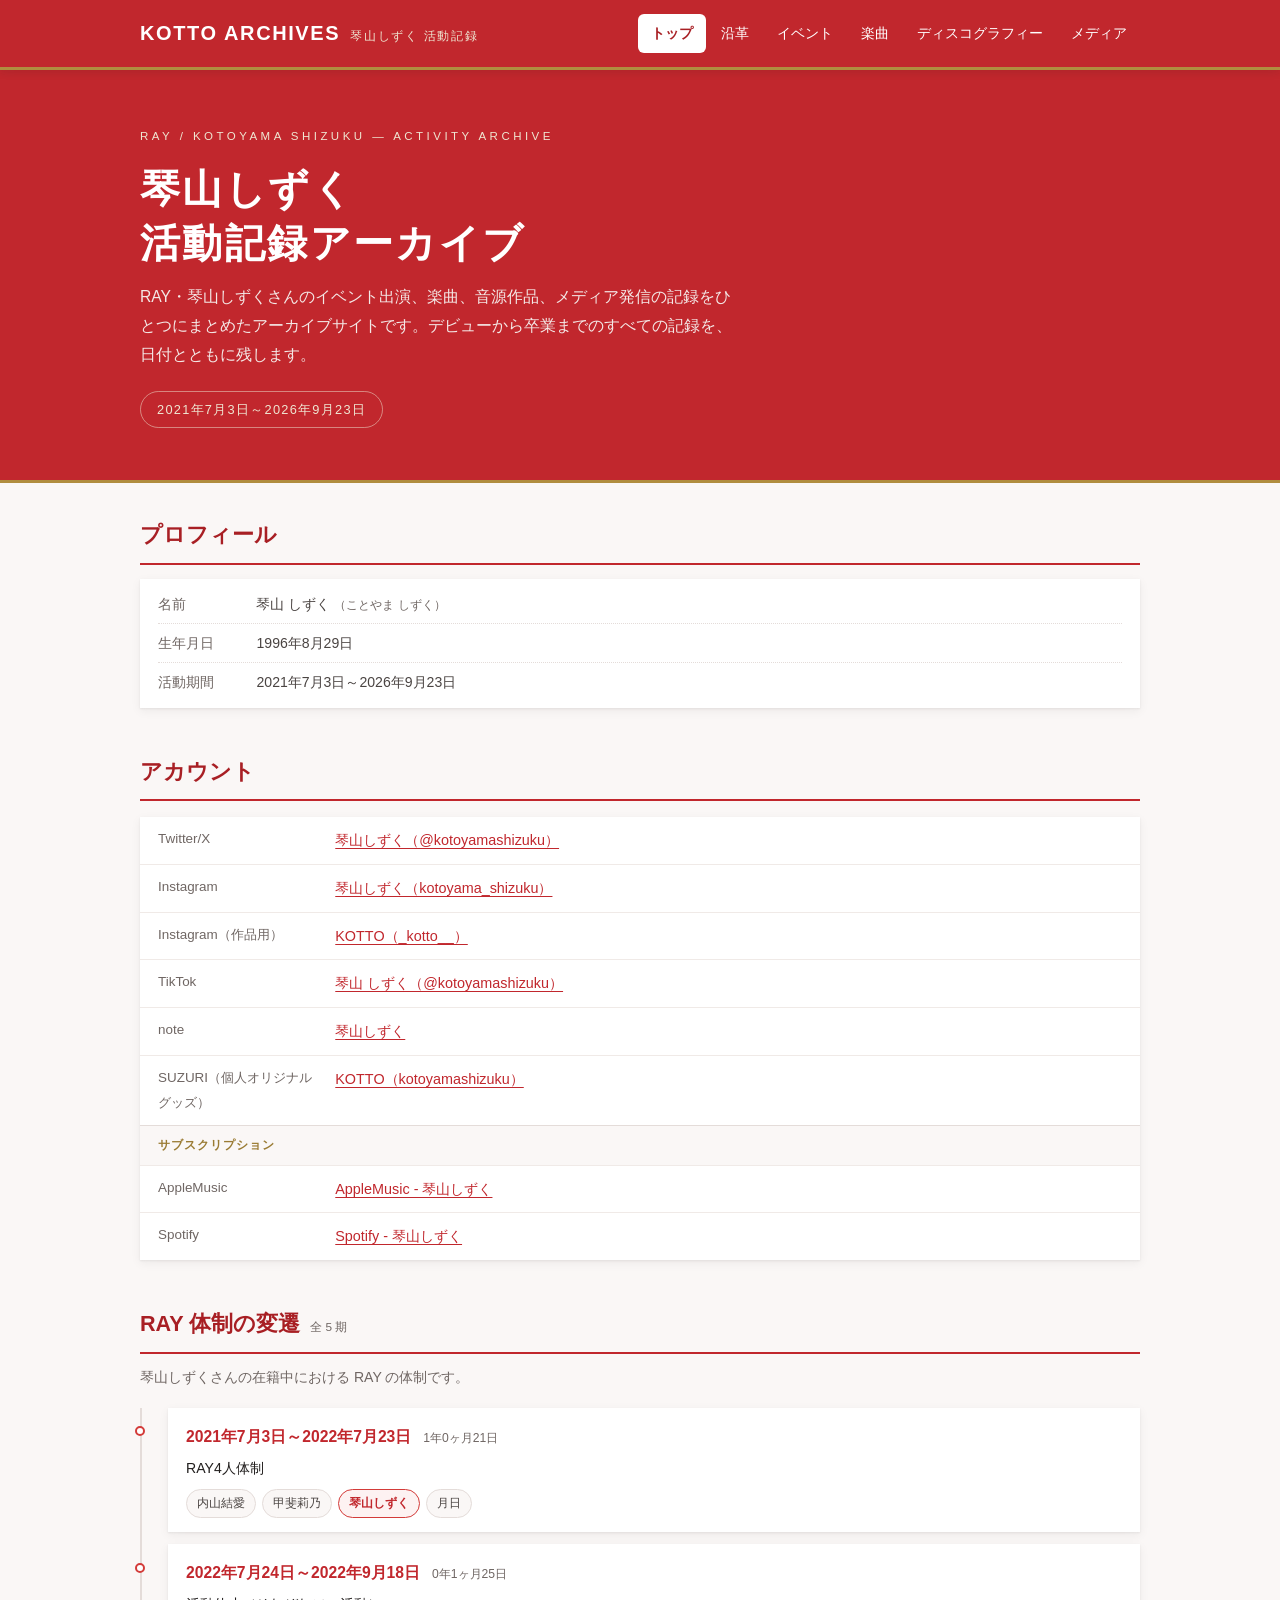
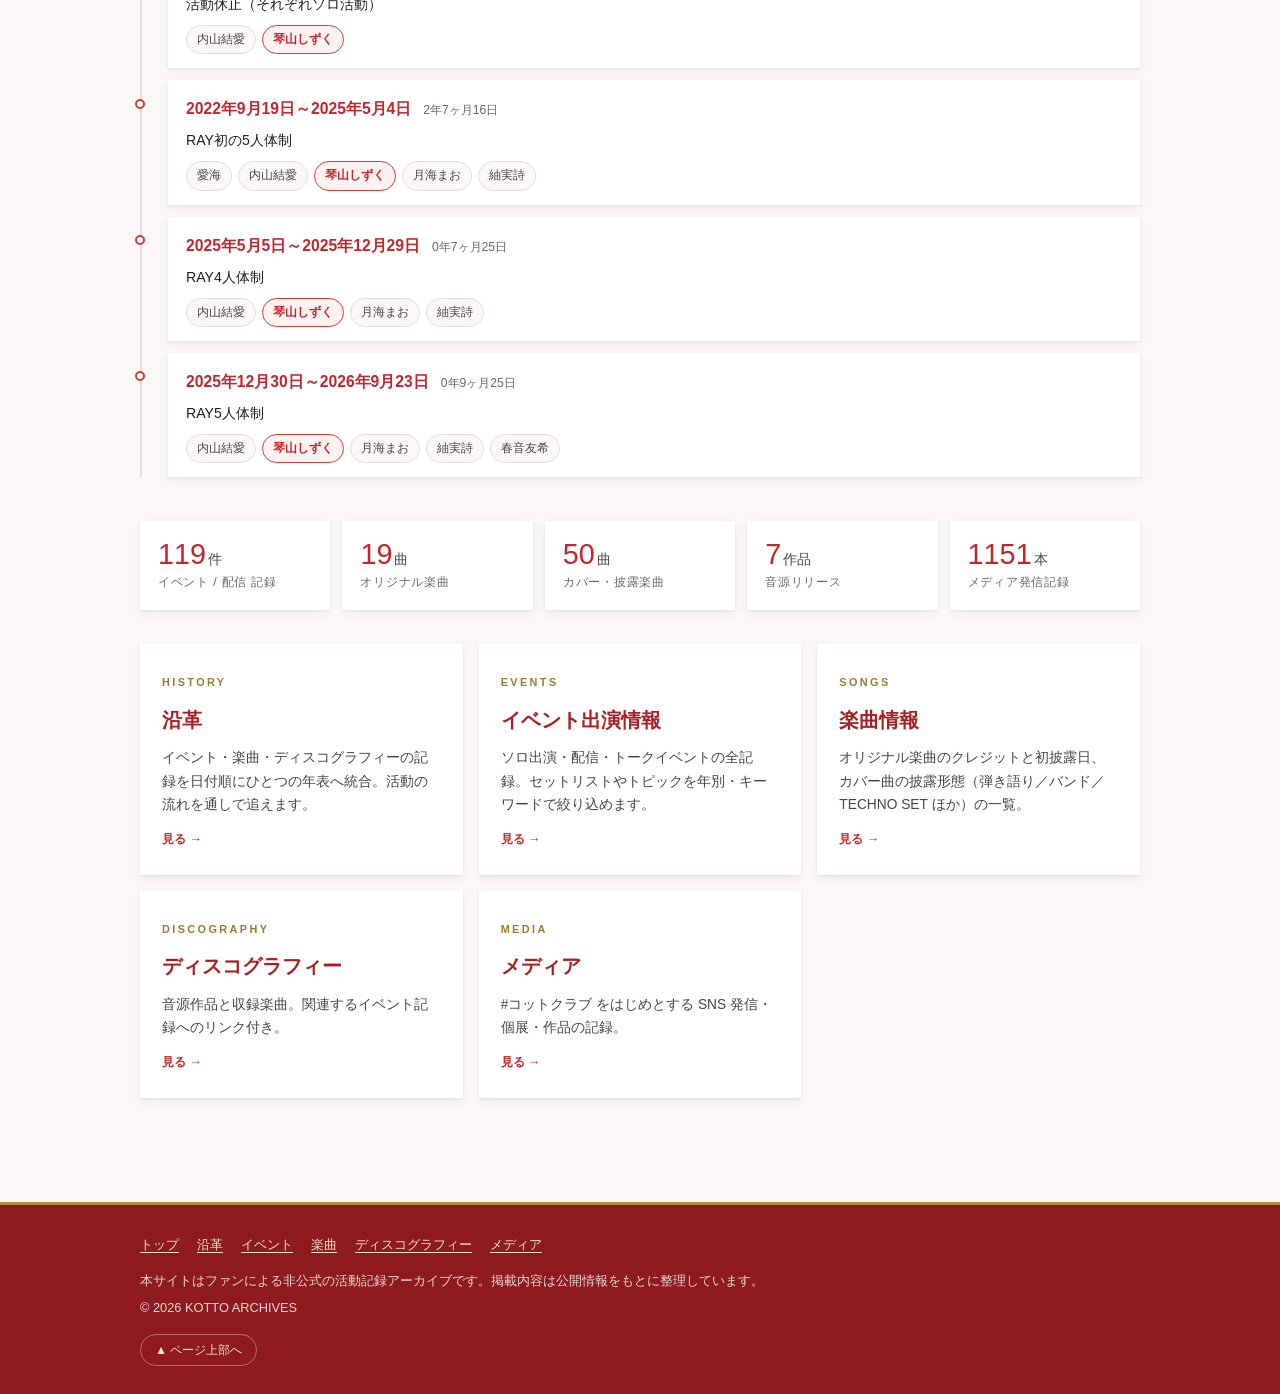
<file: index.html>
<!DOCTYPE html>
<html lang="ja">
<head>
<meta charset="utf-8">
<meta name="viewport" content="width=device-width, initial-scale=1">
<title>KOTTO ARCHIVES｜琴山しずく 活動記録アーカイブ</title>
<meta name="description" content="RAY・琴山しずくの活動記録アーカイブ。イベント出演、楽曲、ディスコグラフィー、メディア発信のすべての記録を収録。">
<meta name="robots" content="index,follow">
<meta property="og:type" content="website">
<meta property="og:site_name" content="KOTTO ARCHIVES">
<meta property="og:title" content="KOTTO ARCHIVES｜琴山しずく 活動記録アーカイブ">
<meta property="og:description" content="RAY・琴山しずくの活動記録アーカイブ。イベント出演、楽曲、ディスコグラフィー、メディア発信のすべての記録を収録。">
<link rel="icon" href="data:image/svg+xml,%3Csvg xmlns='http://www.w3.org/2000/svg' viewBox='0 0 32 32'%3E%3Crect width='32' height='32' rx='6' fill='%238c1a24'/%3E%3Ctext x='16' y='22' font-size='16' font-family='serif' fill='%23efe6d2' text-anchor='middle'%3EK%3C/text%3E%3C/svg%3E">
<link rel="stylesheet" href="assets/style.css">
</head>
<body data-page="home" id="top">
<a class="skip-link" href="#main">本文へスキップ</a>
<div id="site-header-mount"></div>
<div class="hero">
  <div class="container">
    <p class="kicker">RAY / KOTOYAMA SHIZUKU — ACTIVITY ARCHIVE</p>
    <h1>琴山しずく<br>活動記録アーカイブ</h1>
    <p class="lead">RAY・琴山しずくさんのイベント出演、楽曲、音源作品、メディア発信の記録をひとつにまとめたアーカイブサイトです。デビューから卒業までのすべての記録を、日付とともに残します。</p>
    <span class="period" id="period-label"></span>
  </div>
</div>
<main id="main">
  <div class="container">
    <section class="section" id="profile-sec">
      <h2>プロフィール</h2>
      <dl class="meta" id="profile"></dl>
    </section>

    <section class="section" id="account-sec">
      <h2>アカウント</h2>
      <ul class="accounts" id="accounts"></ul>
    </section>

    <section class="section" id="lineup-sec">
      <h2>RAY 体制の変遷<span class="count" id="lineup-count"></span></h2>
      <p class="desc">琴山しずくさんの在籍中における RAY の体制です。</p>
      <ul class="lineups" id="lineups"></ul>
    </section>

    <div class="stats" id="stats"></div>

    <ul class="menu-grid">
      <li><a class="menu-card" href="history.html">
        <span class="en">HISTORY</span>
        <h2>沿革</h2>
        <p>イベント・楽曲・ディスコグラフィーの記録を日付順にひとつの年表へ統合。活動の流れを通しで追えます。</p>
        <span class="go">見る →</span>
      </a></li>
      <li><a class="menu-card" href="events.html">
        <span class="en">EVENTS</span>
        <h2>イベント出演情報</h2>
        <p>ソロ出演・配信・トークイベントの全記録。セットリストやトピックを年別・キーワードで絞り込めます。</p>
        <span class="go">見る →</span>
      </a></li>
      <li><a class="menu-card" href="songs.html">
        <span class="en">SONGS</span>
        <h2>楽曲情報</h2>
        <p>オリジナル楽曲のクレジットと初披露日、カバー曲の披露形態（弾き語り／バンド／TECHNO SET ほか）の一覧。</p>
        <span class="go">見る →</span>
      </a></li>
      <li><a class="menu-card" href="discography.html">
        <span class="en">DISCOGRAPHY</span>
        <h2>ディスコグラフィー</h2>
        <p>音源作品と収録楽曲。関連するイベント記録へのリンク付き。</p>
        <span class="go">見る →</span>
      </a></li>
      <li><a class="menu-card" href="media.html">
        <span class="en">MEDIA</span>
        <h2>メディア</h2>
        <p>#コットクラブ をはじめとする SNS 発信・個展・作品の記録。</p>
        <span class="go">見る →</span>
      </a></li>
    </ul>
  </div>
</main>
<div id="site-footer-mount"></div>
<script src="data/events.js"></script>
  <script src="data/songs.js"></script>
  <script src="data/discography.js"></script>
  <script src="data/media.js"></script>
  <script src="data/profile.js"></script>
  <script src="assets/app.js"></script>
</body>
</html>
</file>
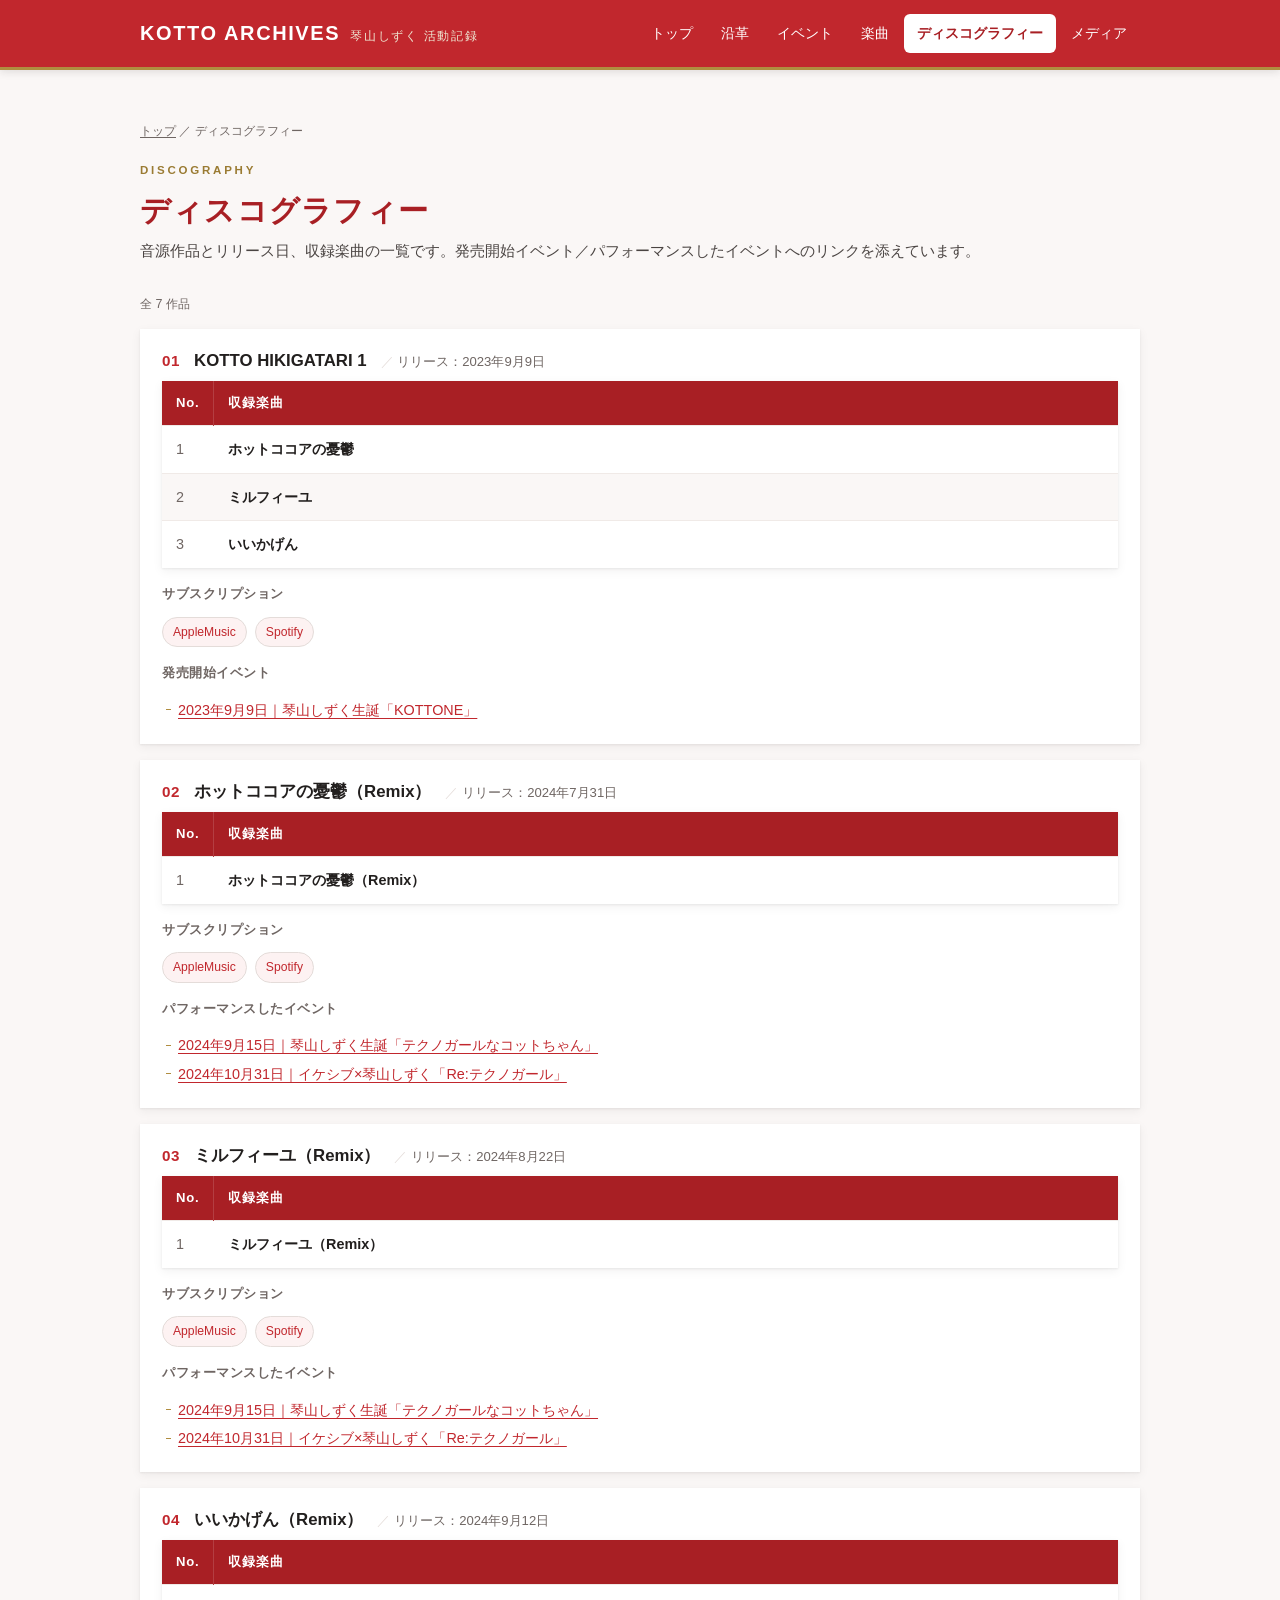
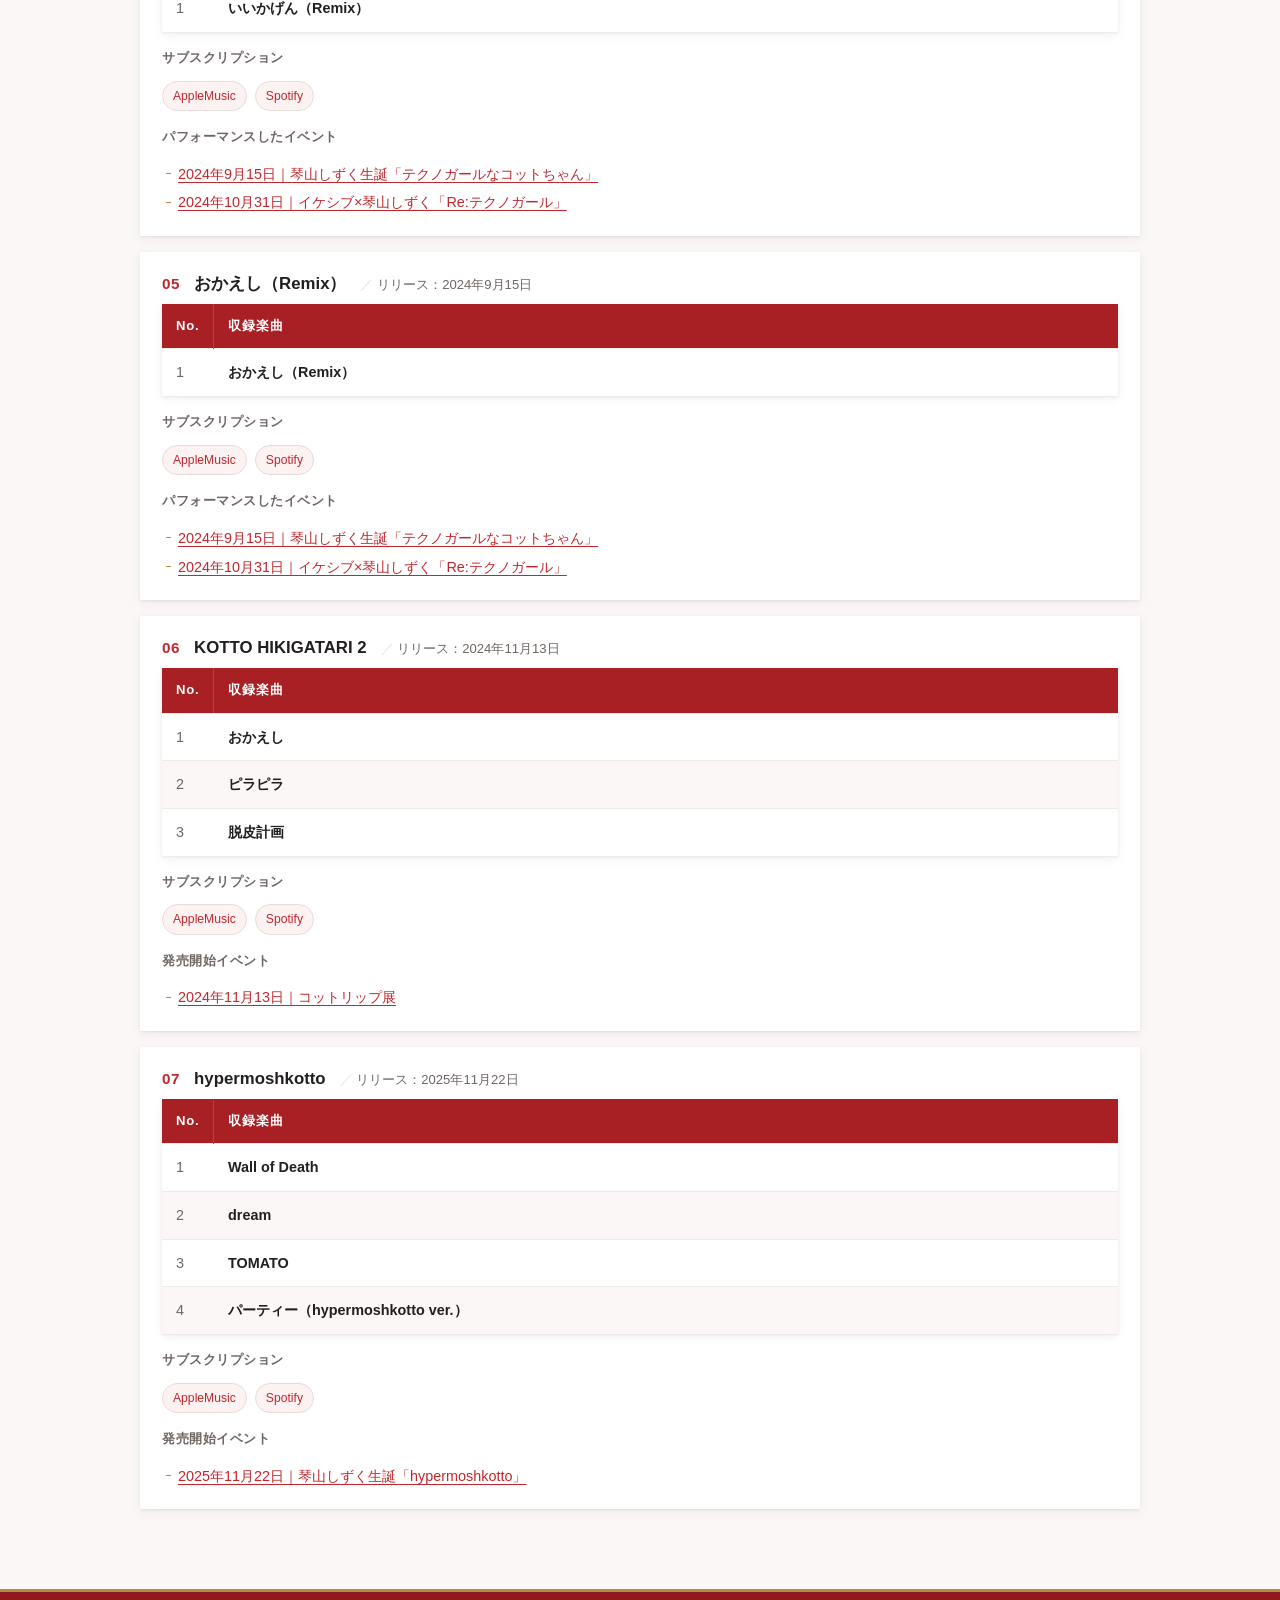
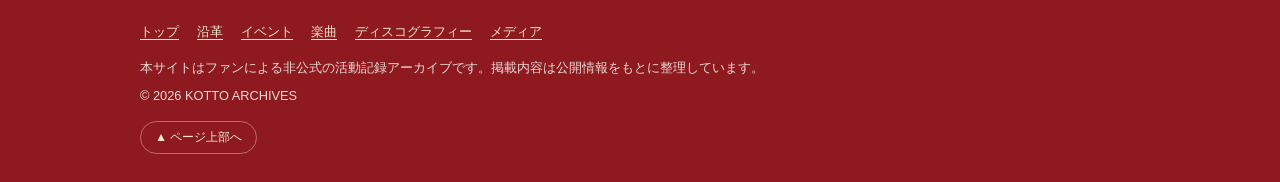
<file: discography.html>
<!DOCTYPE html>
<html lang="ja">
<head>
<meta charset="utf-8">
<meta name="viewport" content="width=device-width, initial-scale=1">
<title>ディスコグラフィー｜KOTTO ARCHIVES</title>
<meta name="description" content="琴山しずくの音源作品・リリース日・収録楽曲の一覧。">
<meta name="robots" content="index,follow">
<meta property="og:type" content="website">
<meta property="og:site_name" content="KOTTO ARCHIVES">
<meta property="og:title" content="ディスコグラフィー｜KOTTO ARCHIVES">
<meta property="og:description" content="琴山しずくの音源作品・リリース日・収録楽曲の一覧。">
<link rel="icon" href="data:image/svg+xml,%3Csvg xmlns='http://www.w3.org/2000/svg' viewBox='0 0 32 32'%3E%3Crect width='32' height='32' rx='6' fill='%238c1a24'/%3E%3Ctext x='16' y='22' font-size='16' font-family='serif' fill='%23efe6d2' text-anchor='middle'%3EK%3C/text%3E%3C/svg%3E">
<link rel="stylesheet" href="assets/style.css">
</head>
<body data-page="discography" id="top">
<a class="skip-link" href="#main">本文へスキップ</a>
<div id="site-header-mount"></div>
<main id="main">
  <div class="container">
    <p class="breadcrumb"><a href="index.html">トップ</a> ／ ディスコグラフィー</p>
    <div class="page-head">
      <span class="en">DISCOGRAPHY</span>
      <h1>ディスコグラフィー</h1>
      <p>音源作品とリリース日、収録楽曲の一覧です。発売開始イベント／パフォーマンスしたイベントへのリンクを添えています。</p>
    </div>
    <p class="result-count" id="count"></p>
    <div id="list"></div>
  </div>
</main>
<div id="site-footer-mount"></div>
<script src="data/discography.js"></script>
  <script src="data/events.js"></script>
  <script src="assets/app.js"></script>
</body>
</html>
</file>
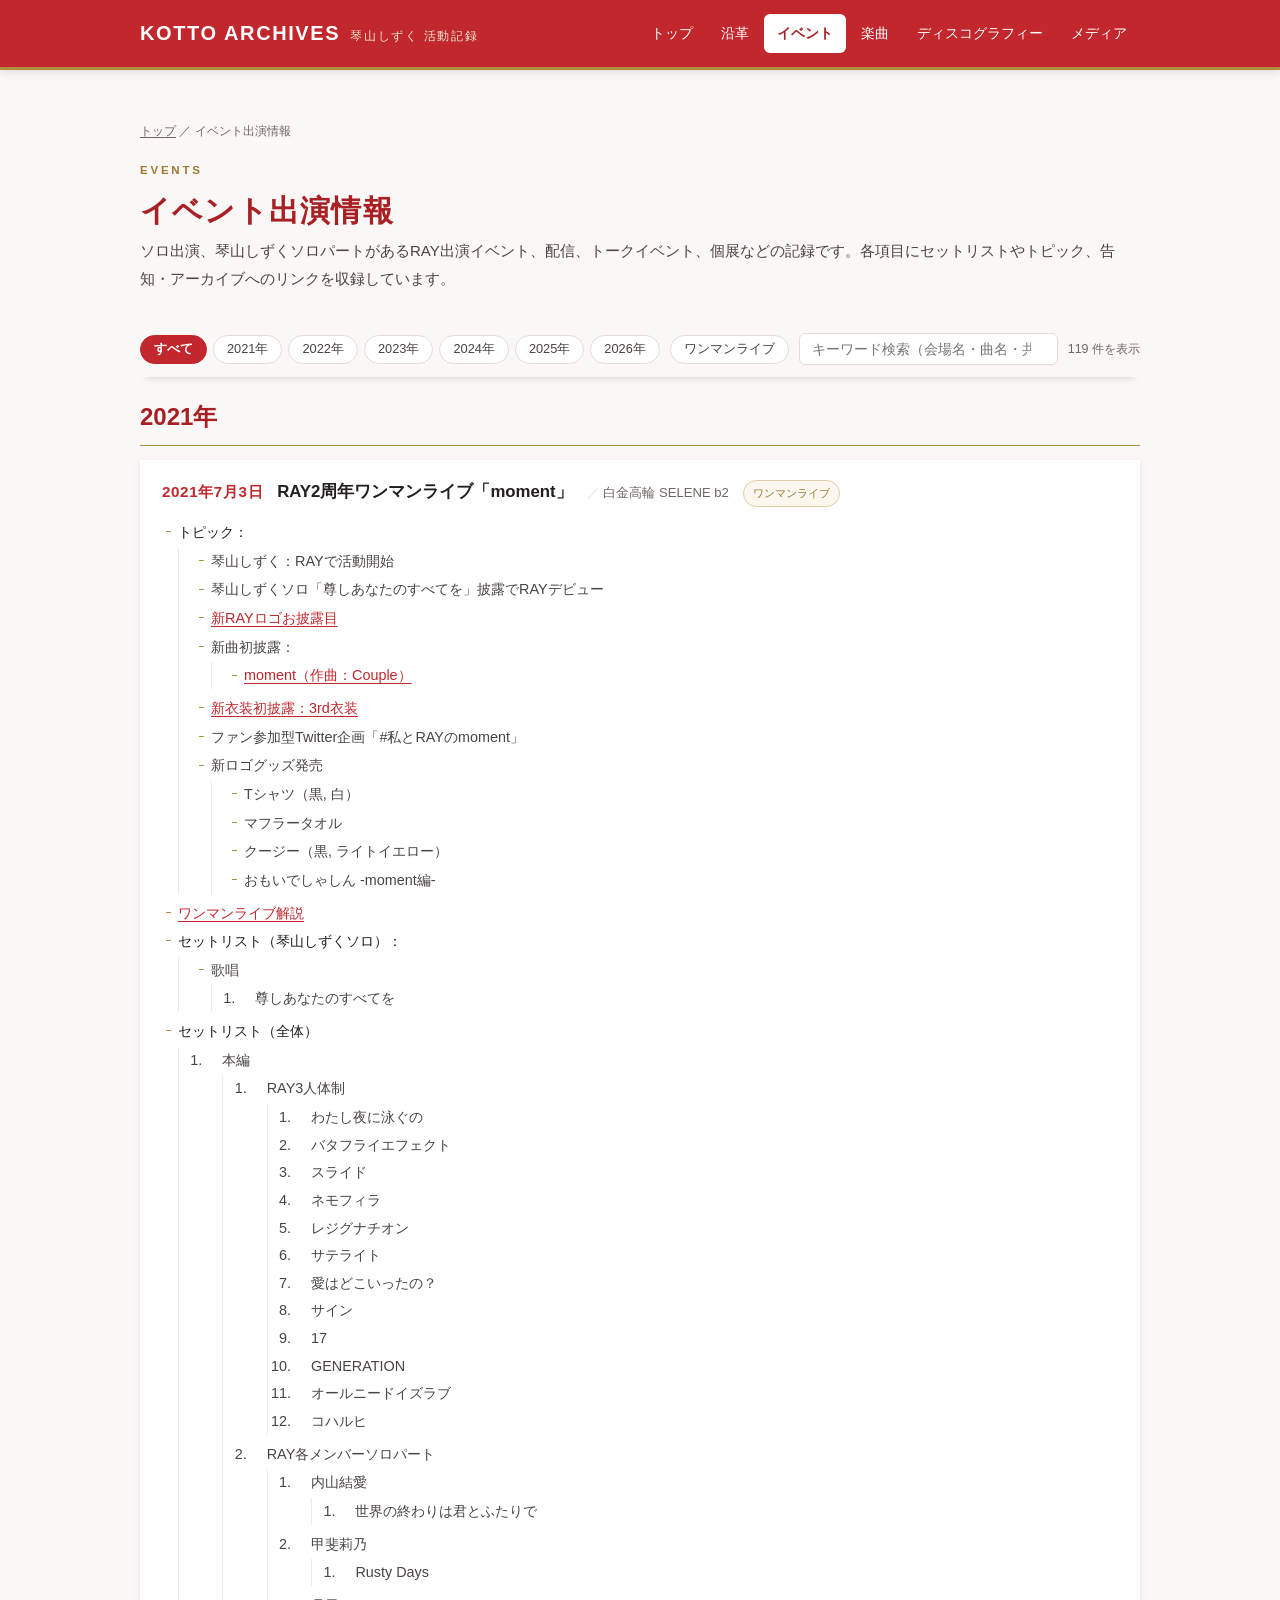
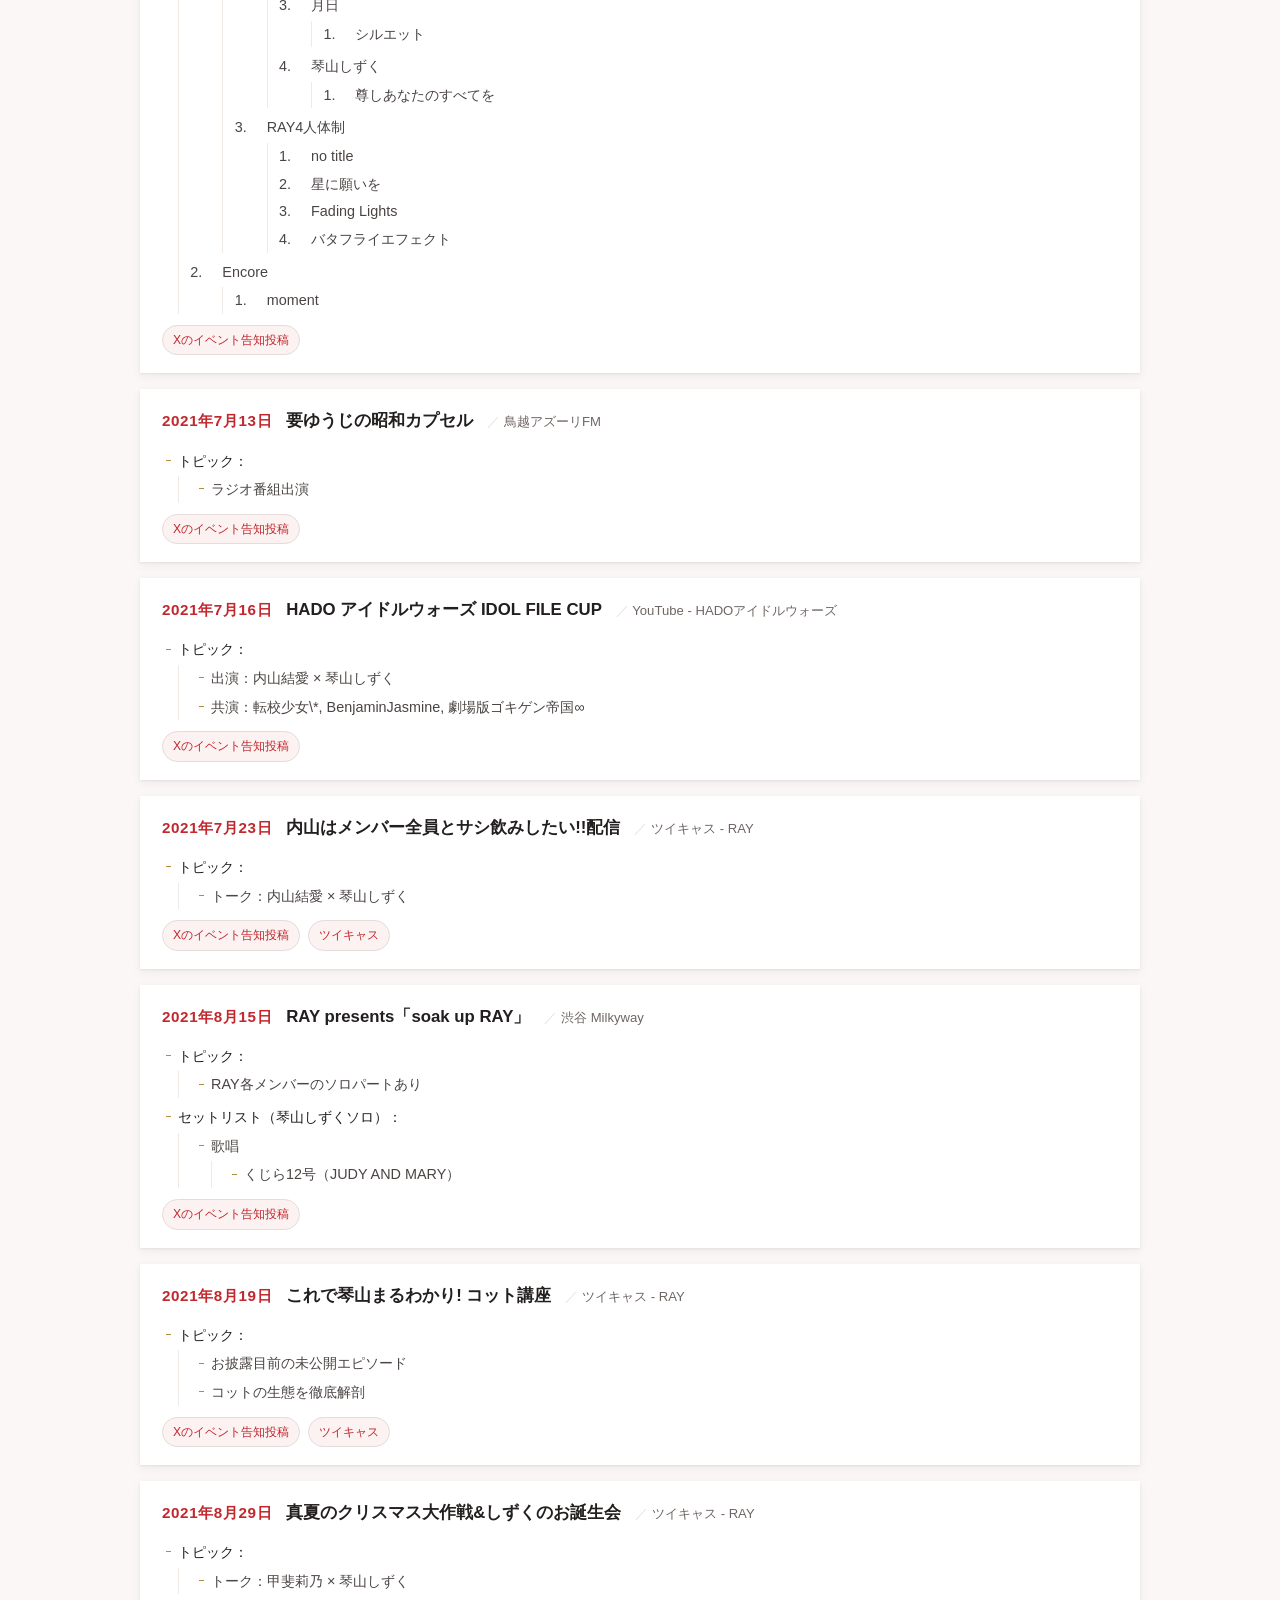
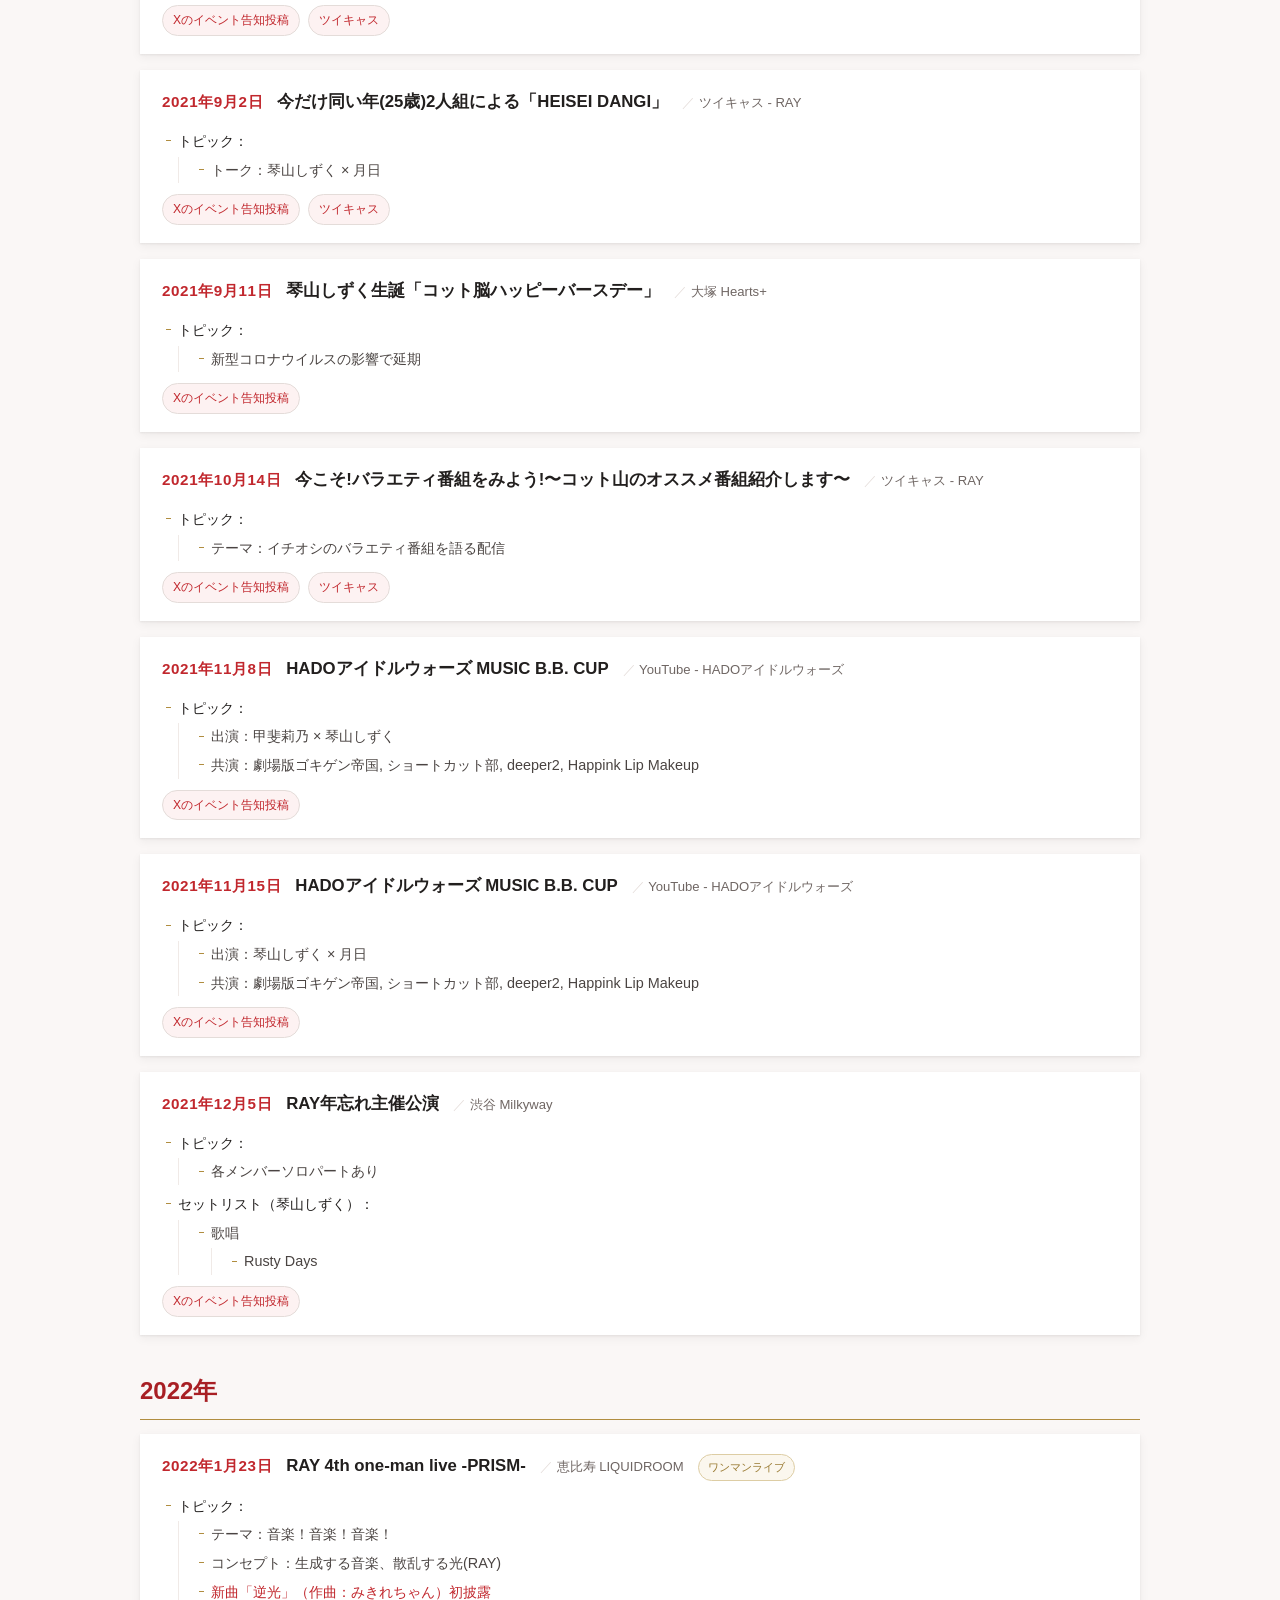
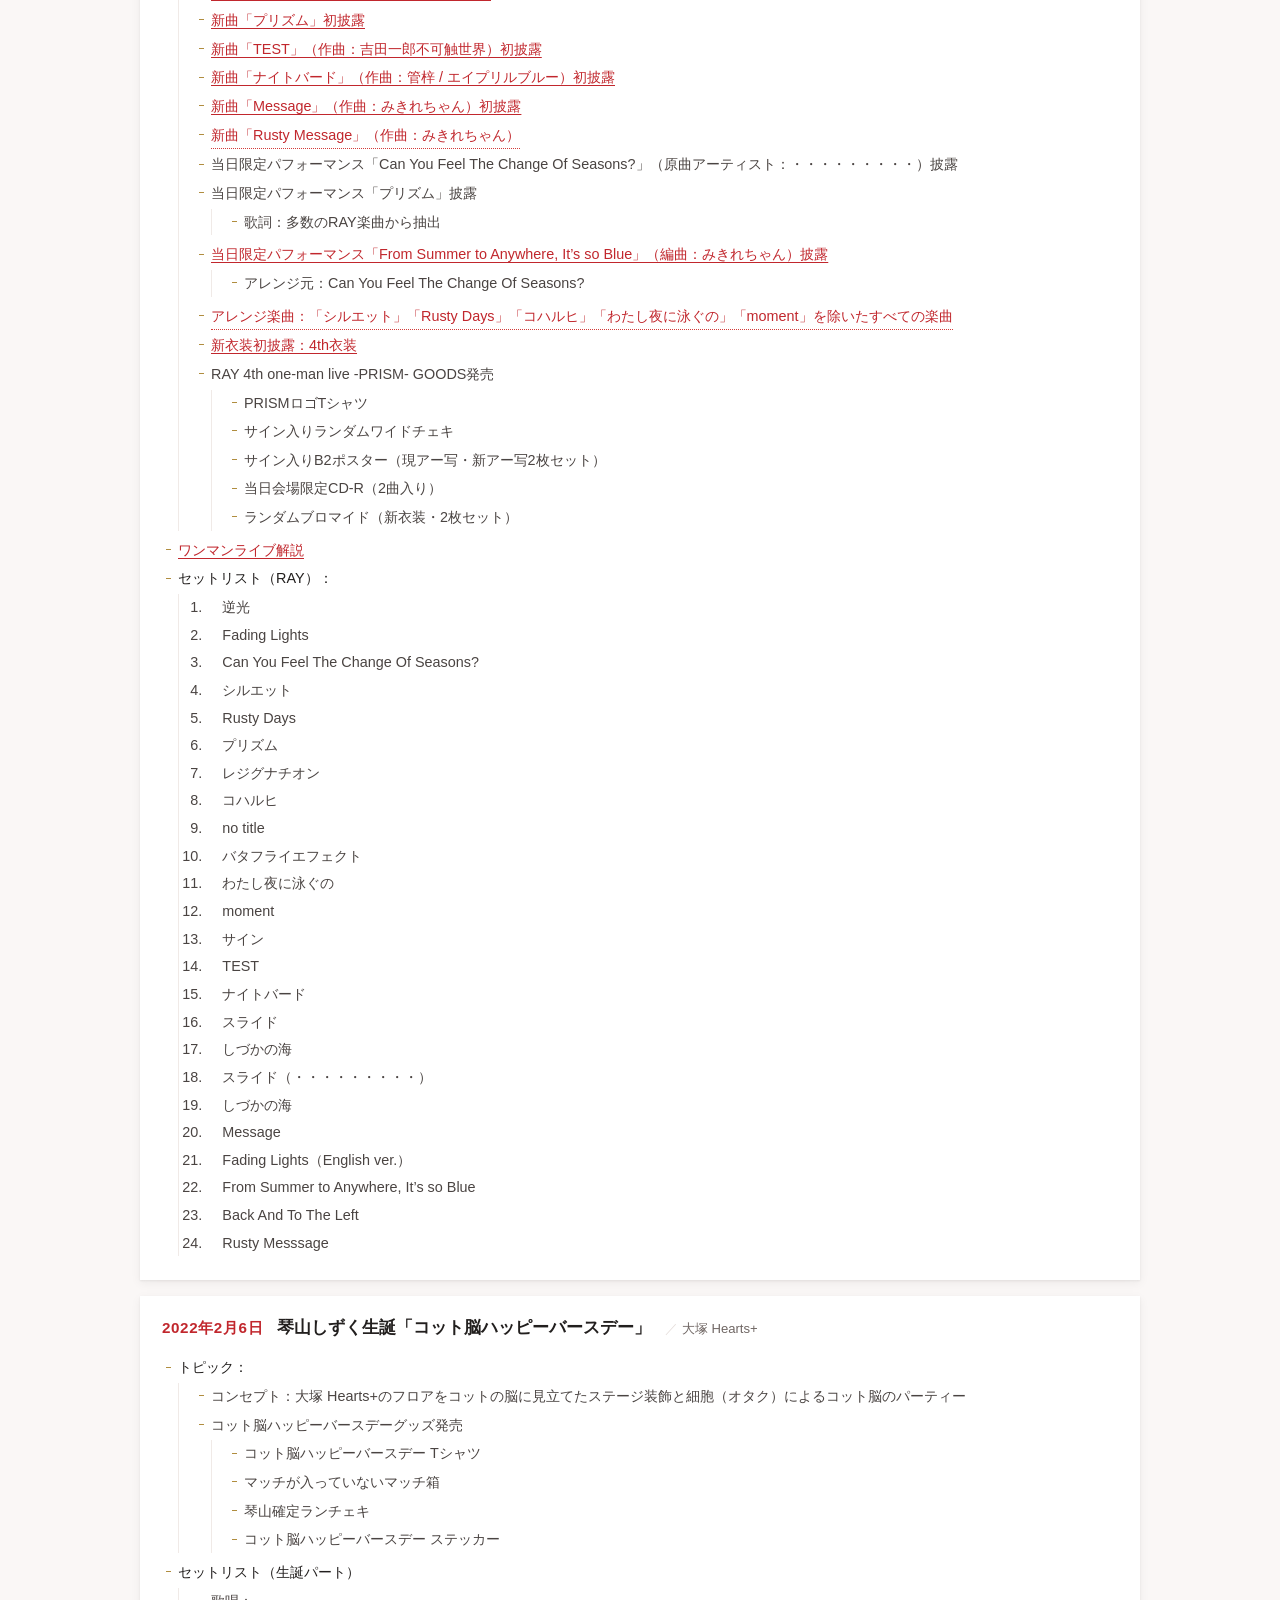
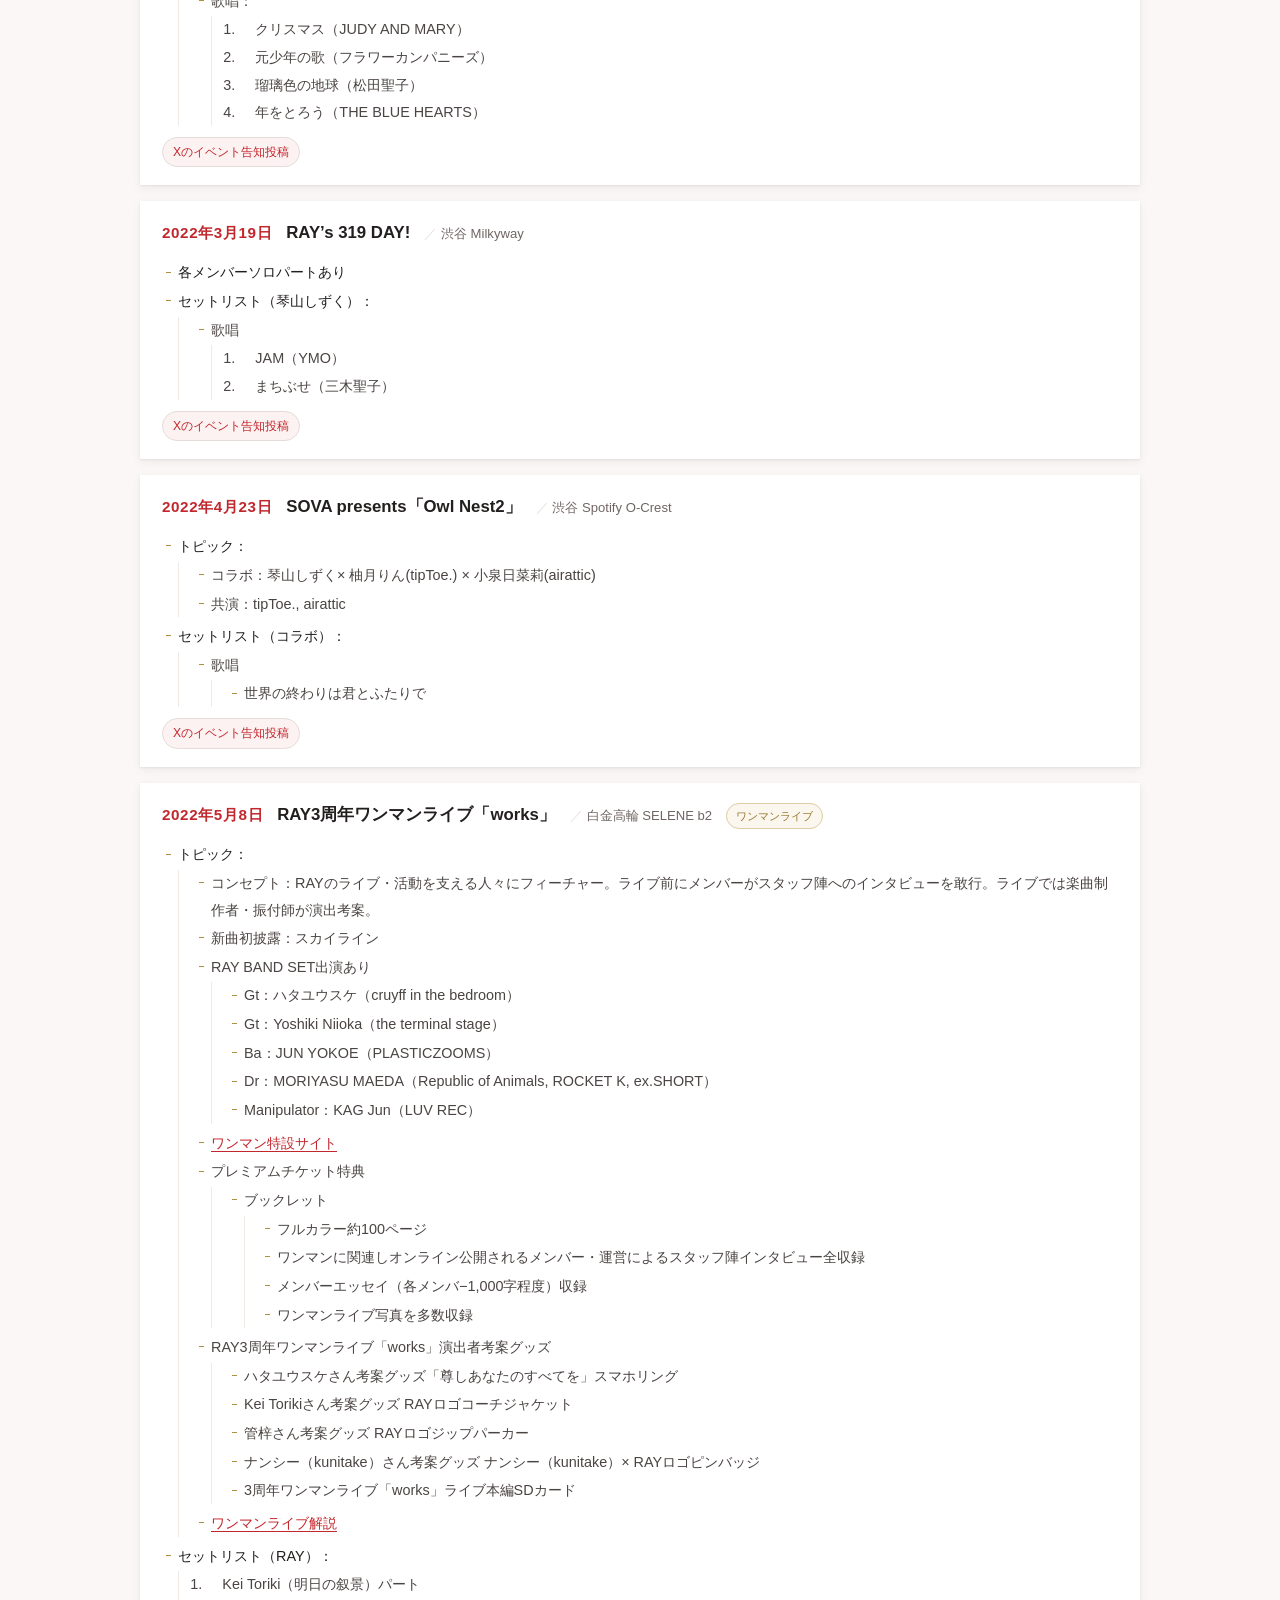
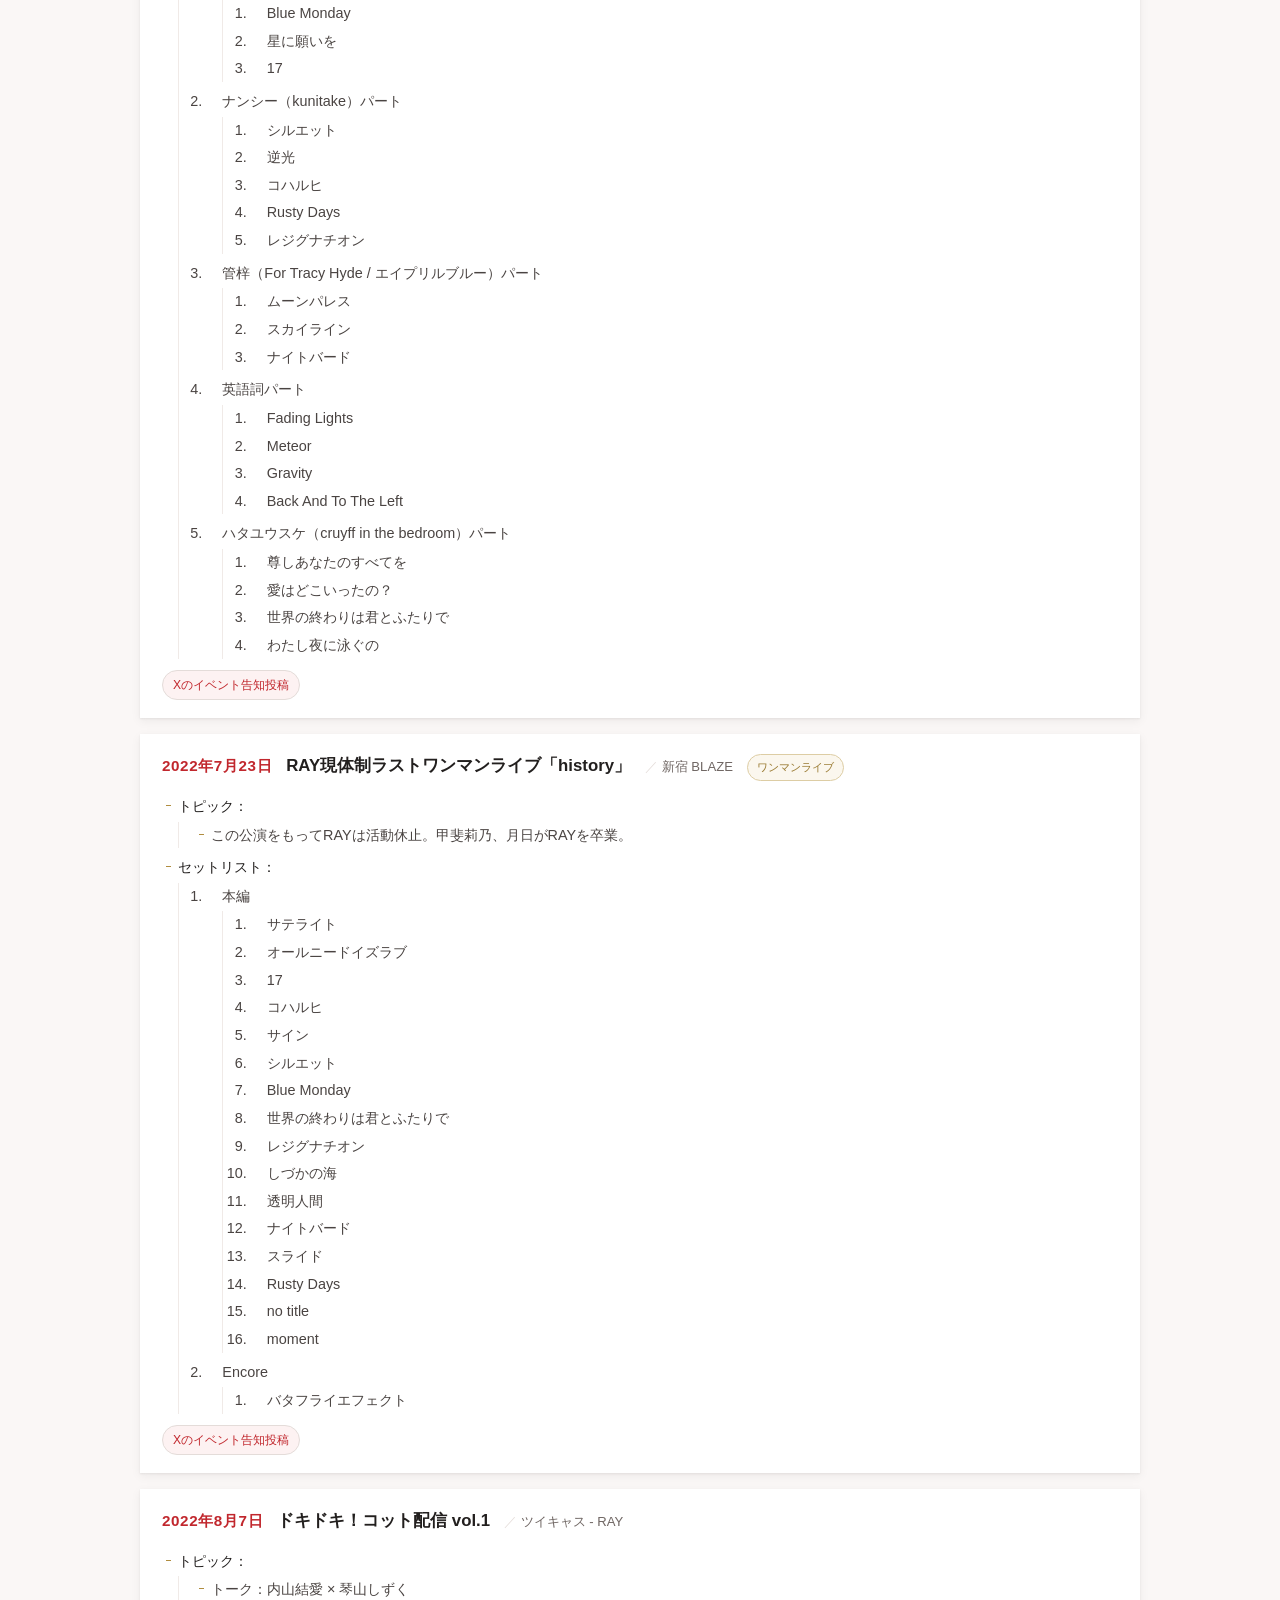
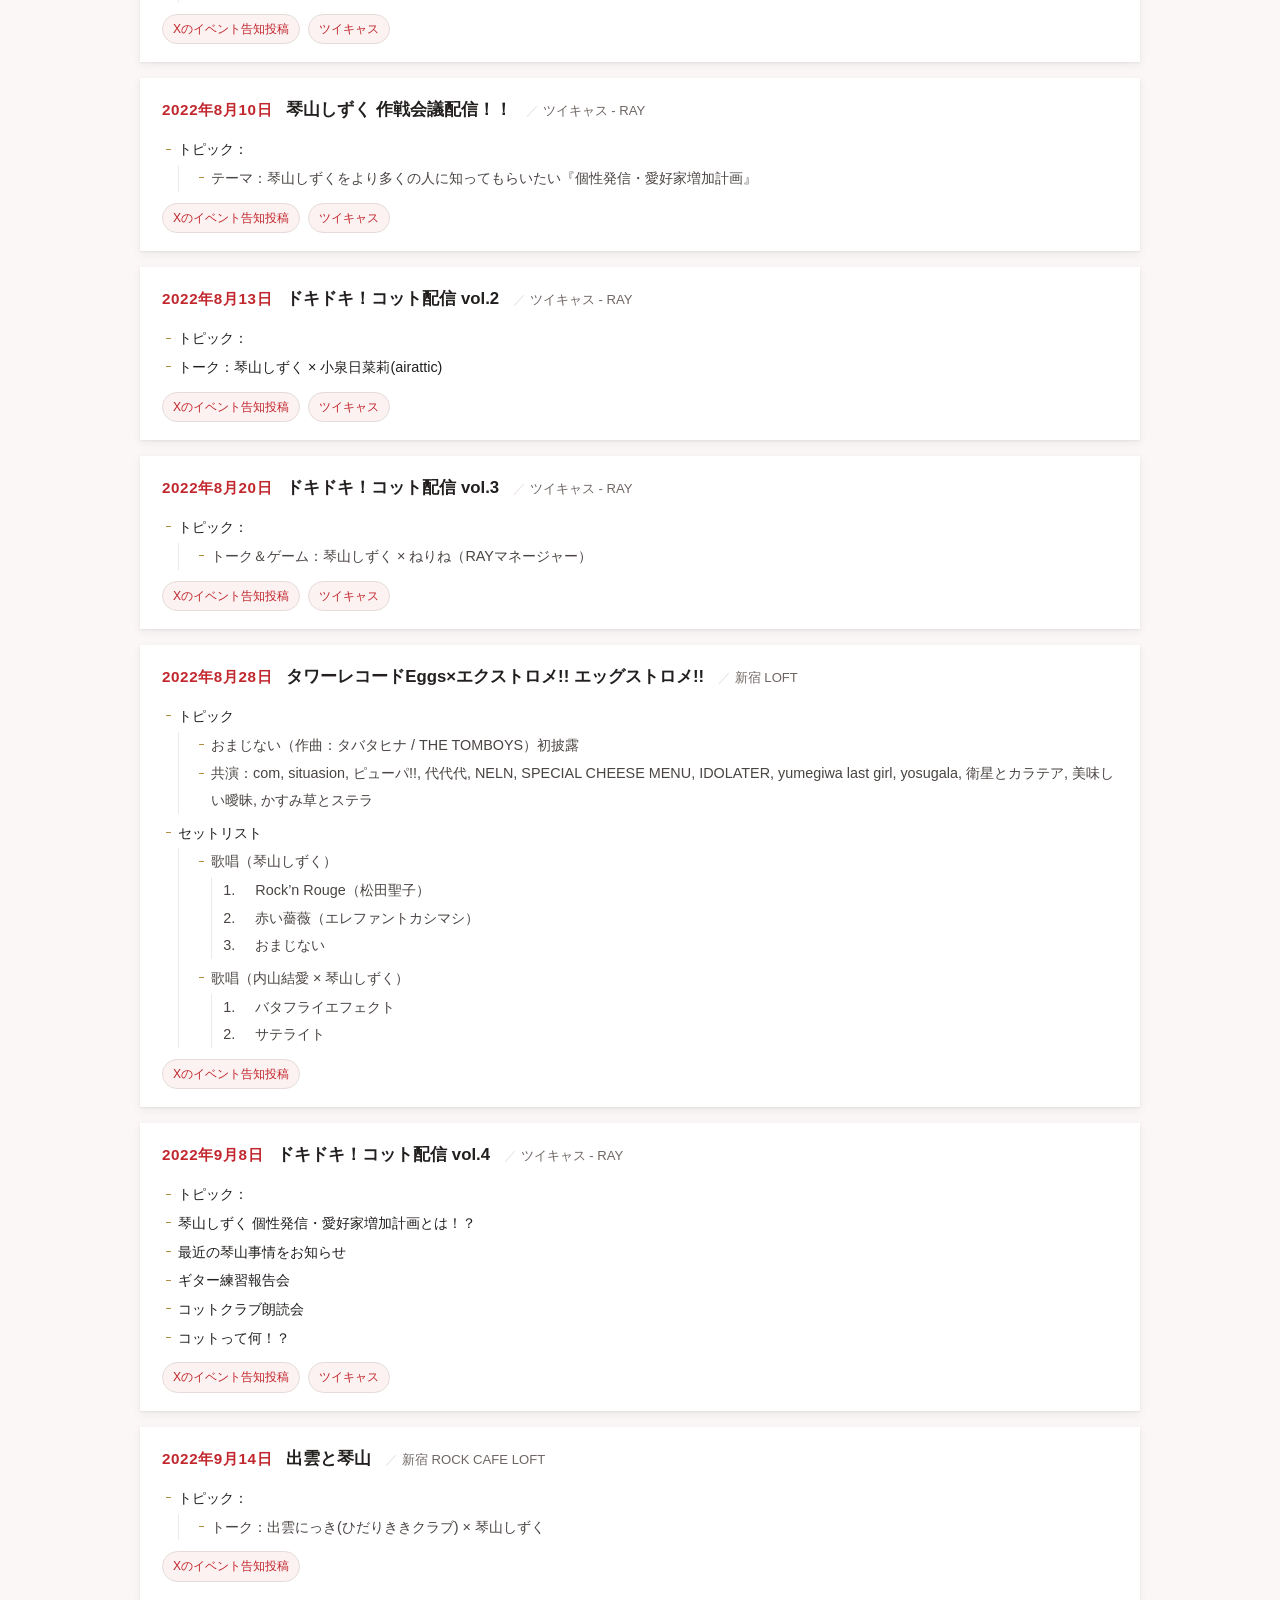
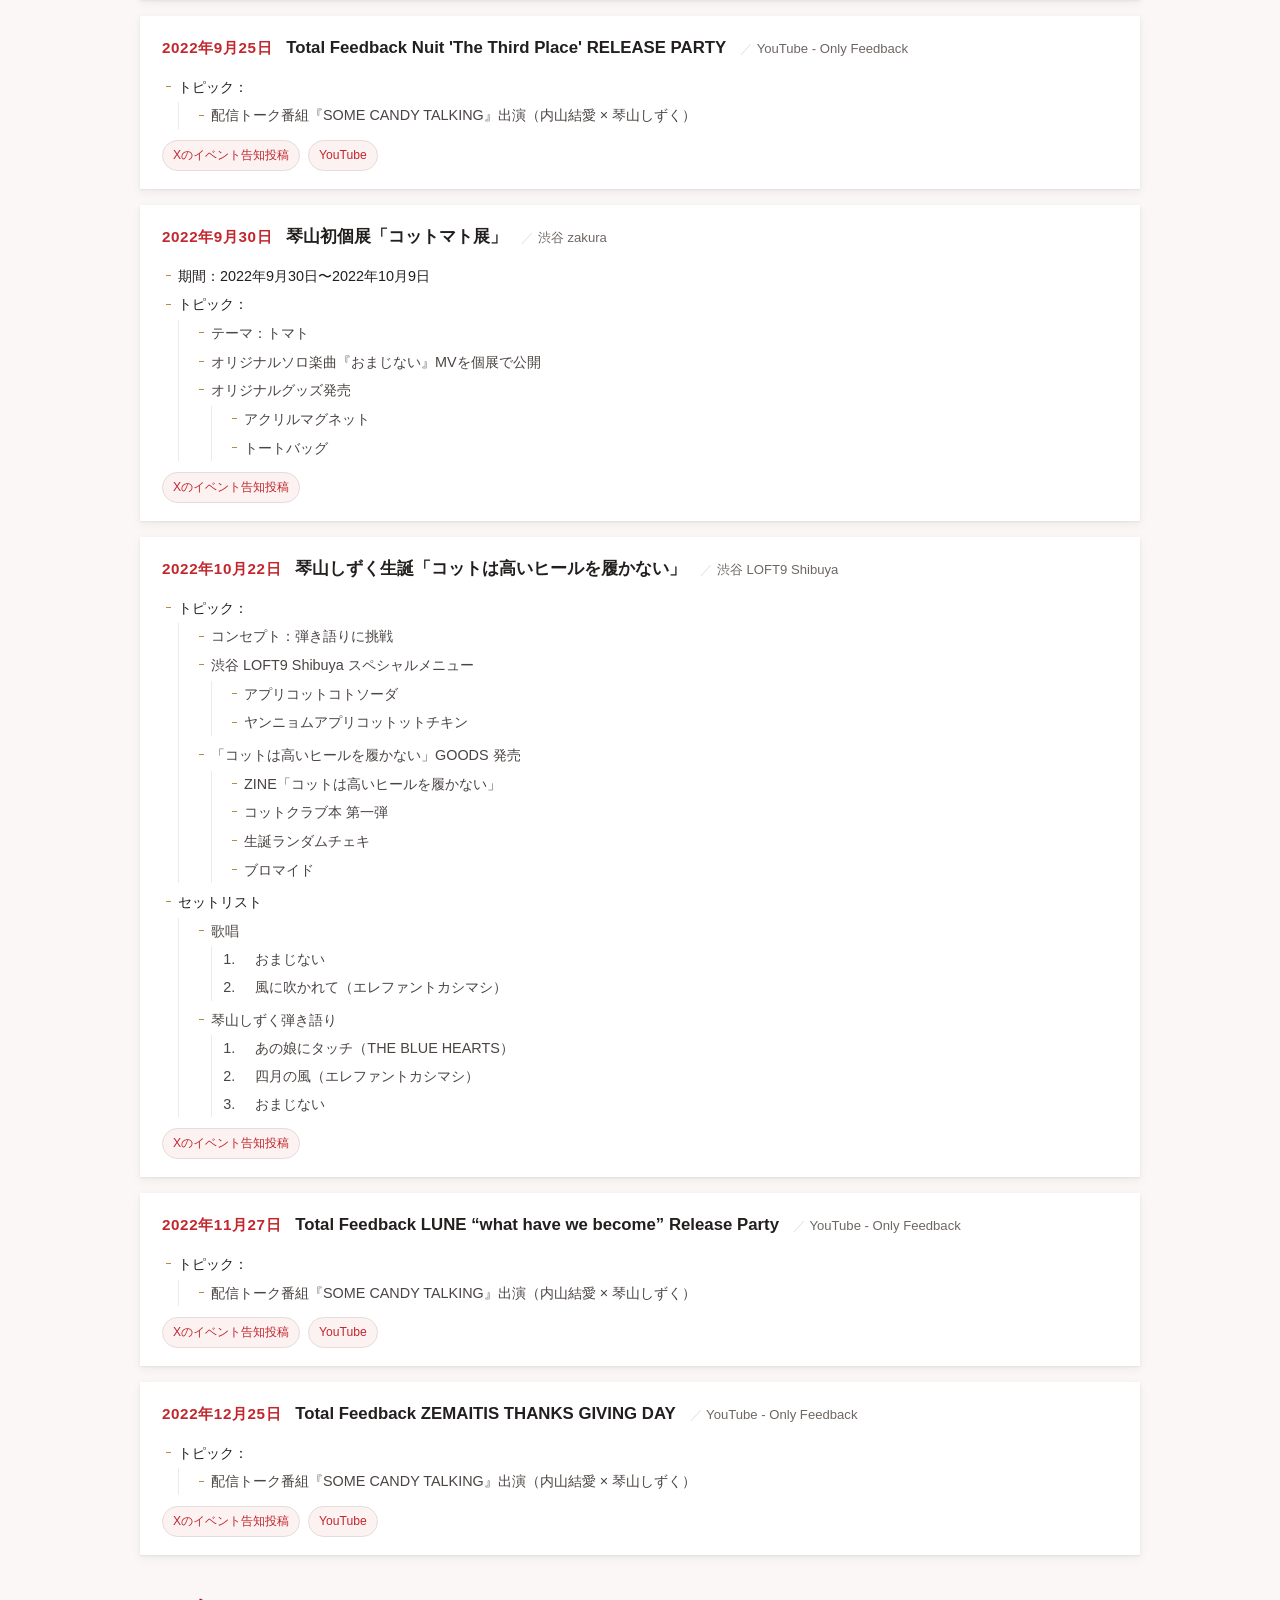
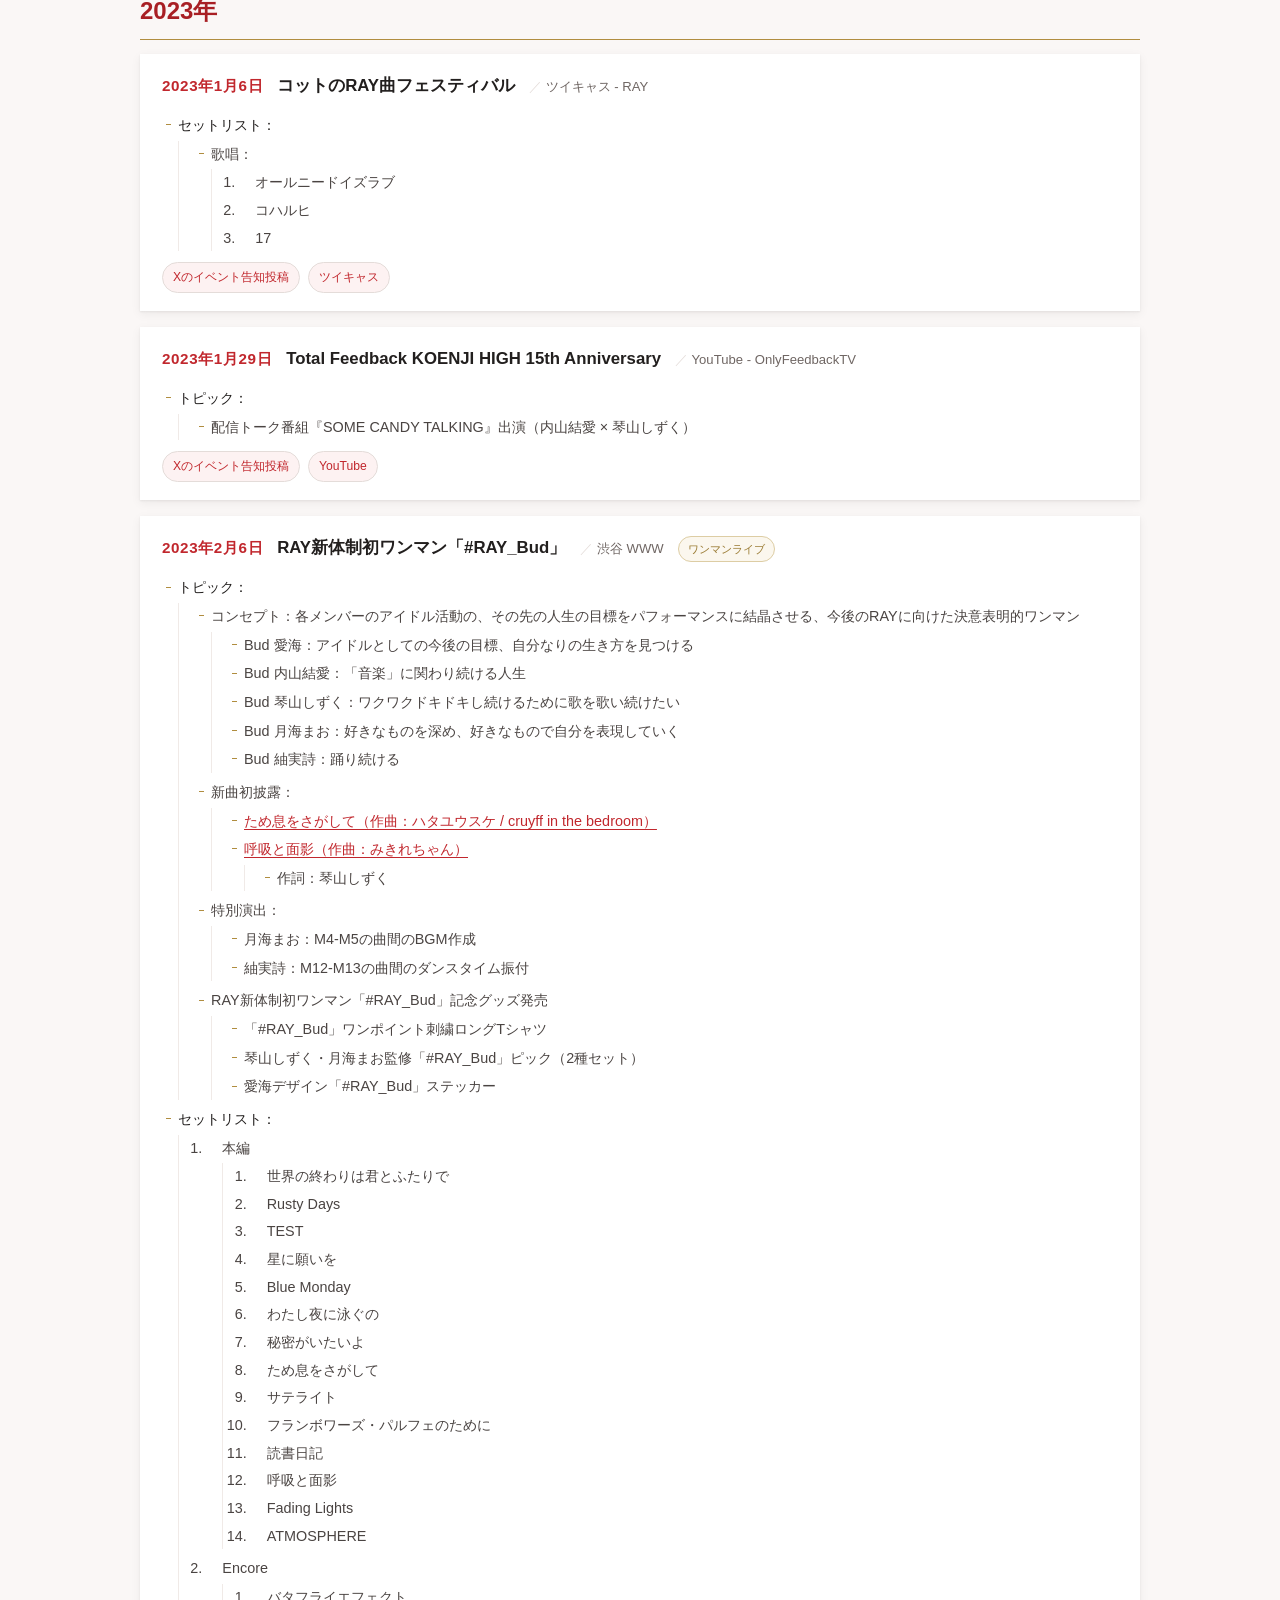
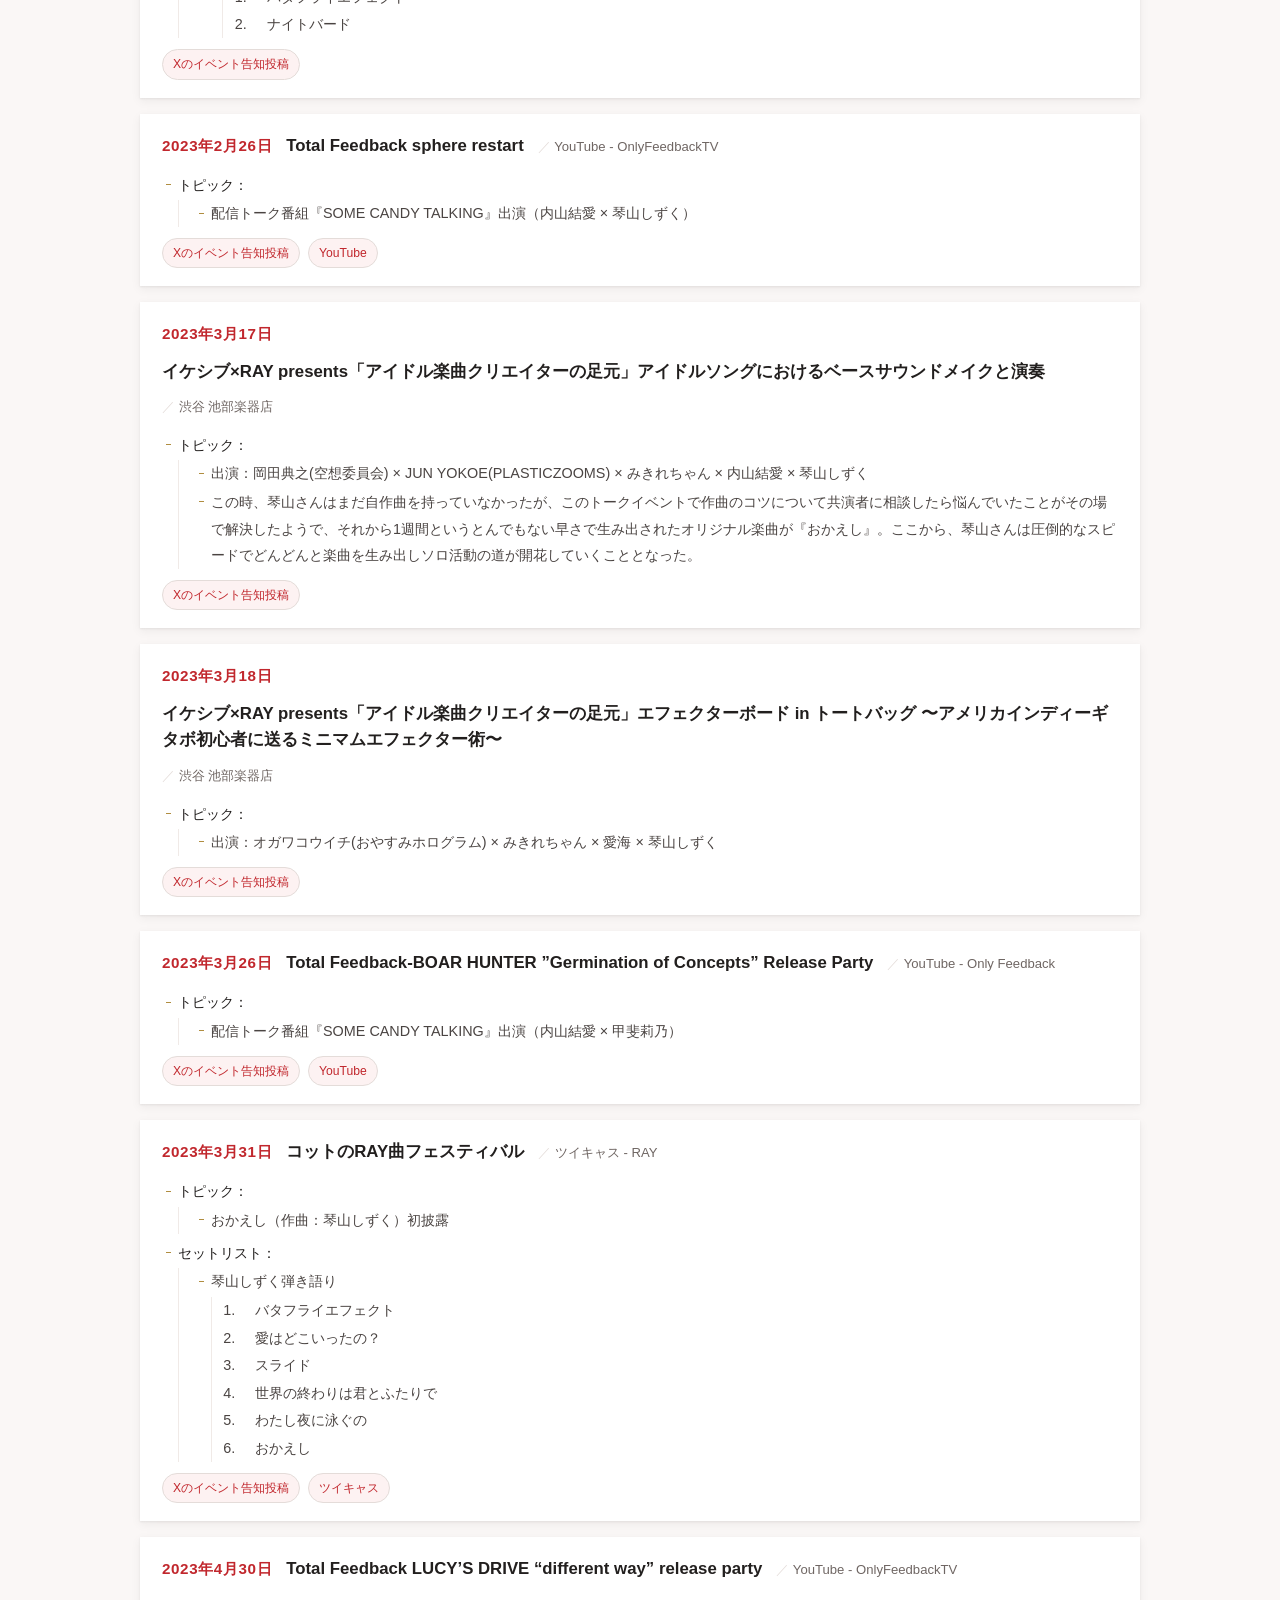
<file: events.html>
<!DOCTYPE html>
<html lang="ja">
<head>
<meta charset="utf-8">
<meta name="viewport" content="width=device-width, initial-scale=1">
<title>イベント出演情報｜KOTTO ARCHIVES</title>
<meta name="description" content="琴山しずくのソロ出演・配信・トークイベントの全記録。年別・キーワードで絞り込めます。">
<meta name="robots" content="index,follow">
<meta property="og:type" content="website">
<meta property="og:site_name" content="KOTTO ARCHIVES">
<meta property="og:title" content="イベント出演情報｜KOTTO ARCHIVES">
<meta property="og:description" content="琴山しずくのソロ出演・配信・トークイベントの全記録。年別・キーワードで絞り込めます。">
<link rel="icon" href="data:image/svg+xml,%3Csvg xmlns='http://www.w3.org/2000/svg' viewBox='0 0 32 32'%3E%3Crect width='32' height='32' rx='6' fill='%238c1a24'/%3E%3Ctext x='16' y='22' font-size='16' font-family='serif' fill='%23efe6d2' text-anchor='middle'%3EK%3C/text%3E%3C/svg%3E">
<link rel="stylesheet" href="assets/style.css">
</head>
<body data-page="events" id="top">
<a class="skip-link" href="#main">本文へスキップ</a>
<div id="site-header-mount"></div>
<main id="main">
  <div class="container">
    <p class="breadcrumb"><a href="index.html">トップ</a> ／ イベント出演情報</p>
    <div class="page-head">
      <span class="en">EVENTS</span>
      <h1>イベント出演情報</h1>
      <p>ソロ出演、琴山しずくソロパートがあるRAY出演イベント、配信、トークイベント、個展などの記録です。各項目にセットリストやトピック、告知・アーカイブへのリンクを収録しています。</p>
    </div>
    <div class="toolbar"><div class="toolbar-inner">
      <div class="chips" id="year-chips"></div>
      <button class="chip" type="button" id="oneman-chip" aria-pressed="false">ワンマンライブ</button>
      <input class="search" id="kw" type="search" placeholder="キーワード検索（会場名・曲名・共演者など）" aria-label="キーワード検索">
      <span class="result-count" id="count"></span>
    </div></div>
    <div id="list"></div>
  </div>
</main>
<div id="site-footer-mount"></div>
<script src="data/events.js"></script>
  <script src="assets/app.js"></script>
</body>
</html>
</file>
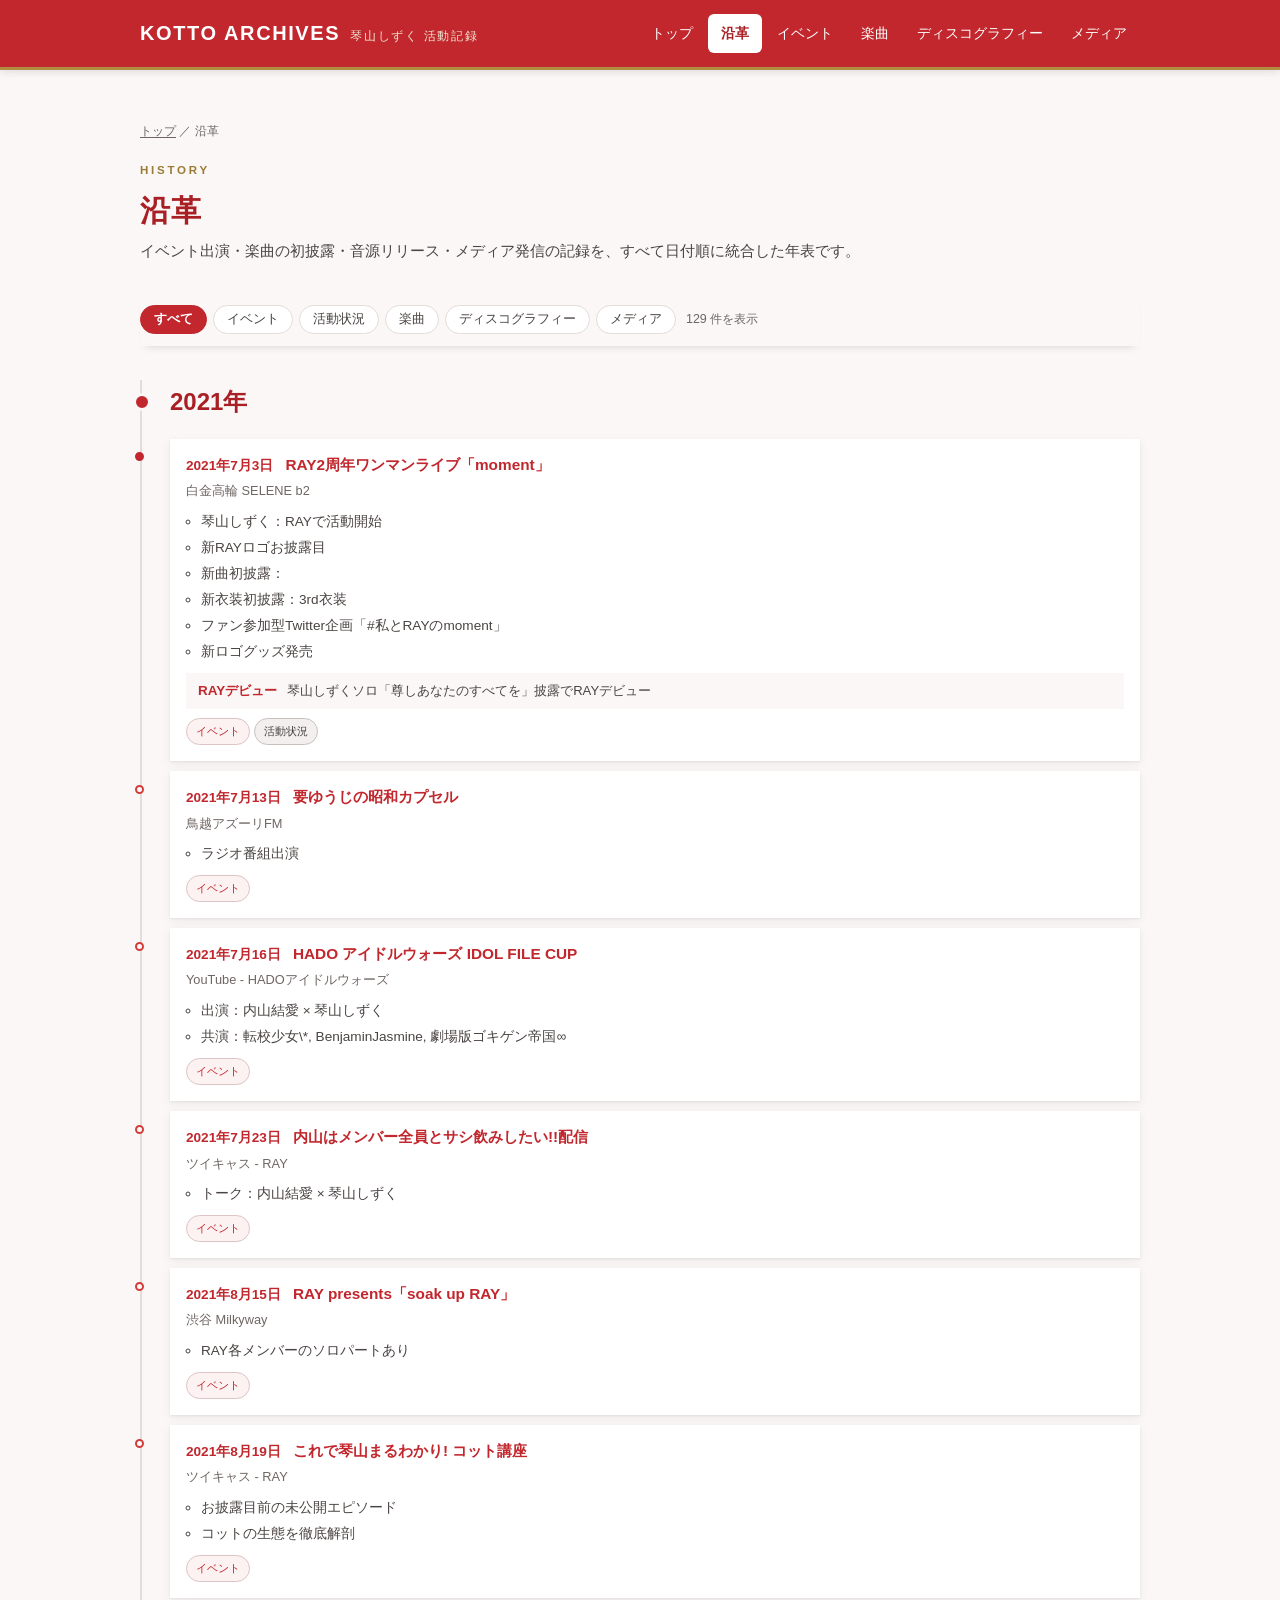
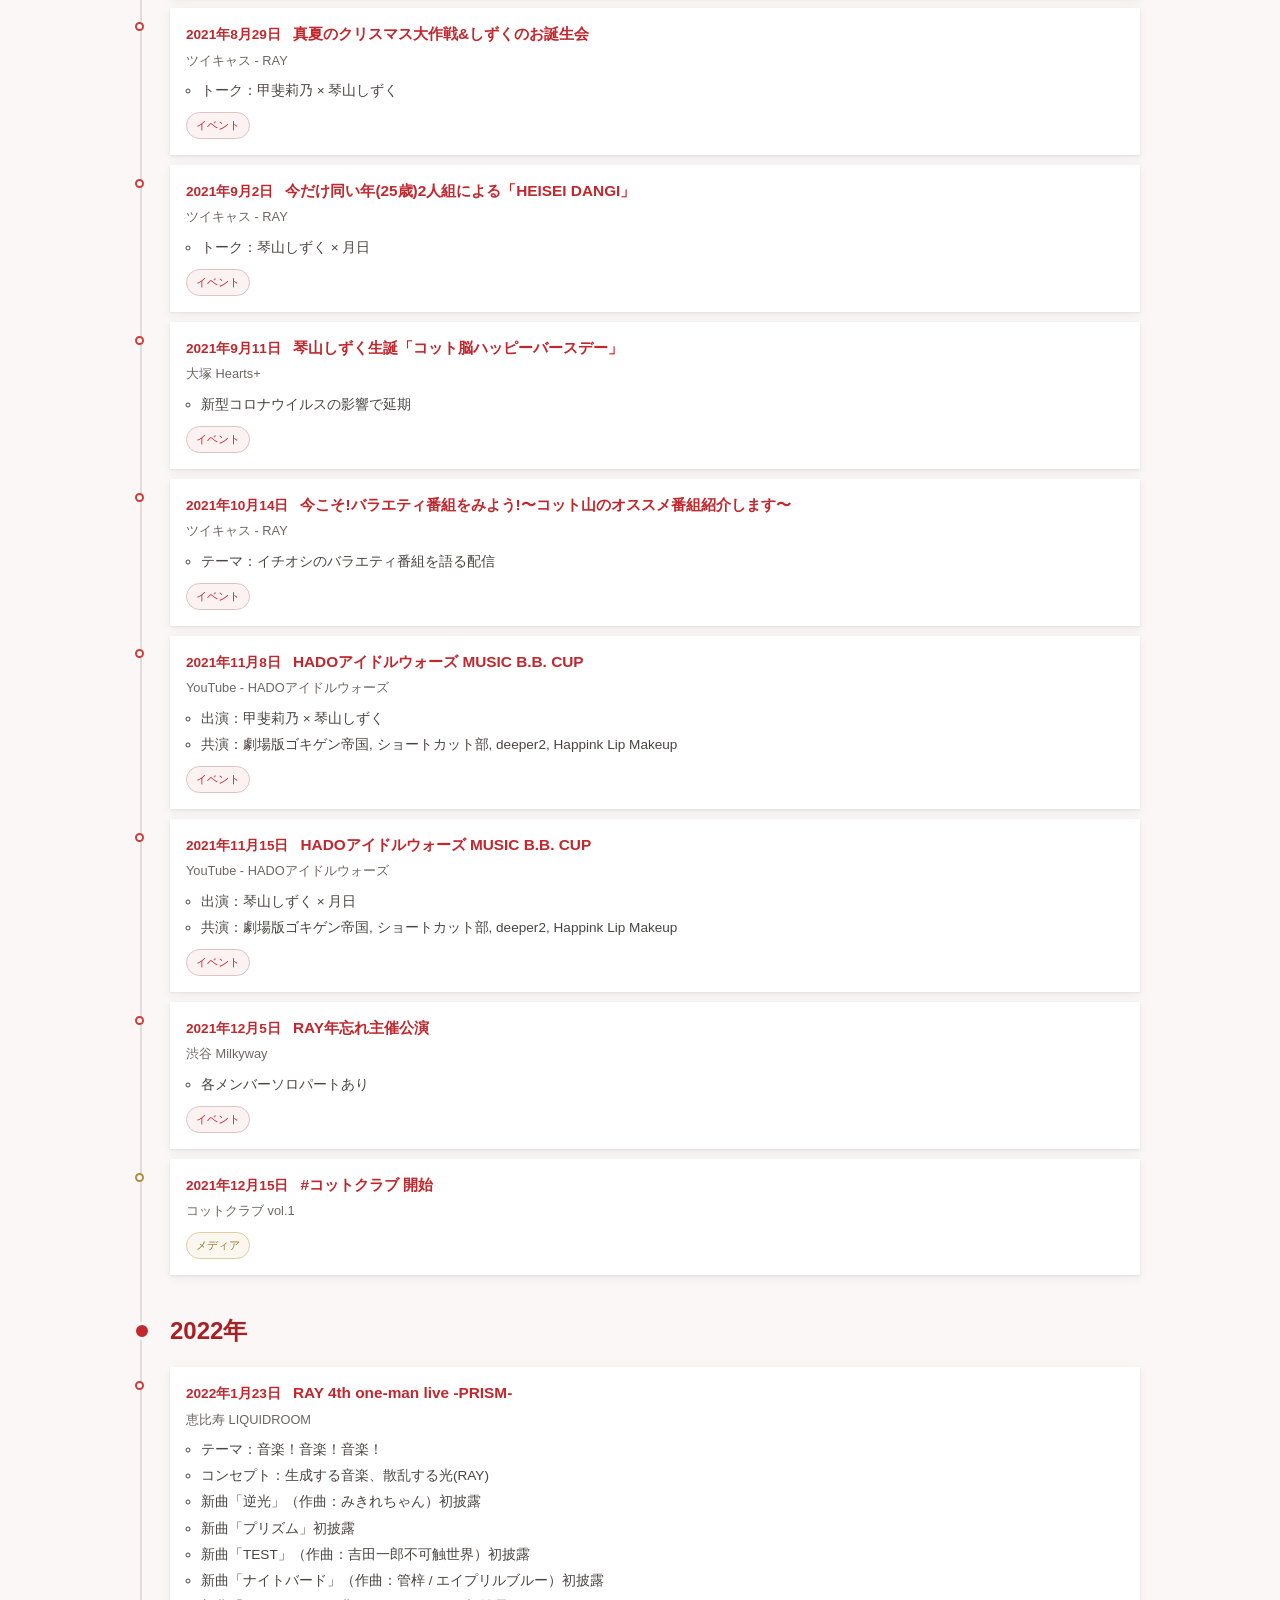
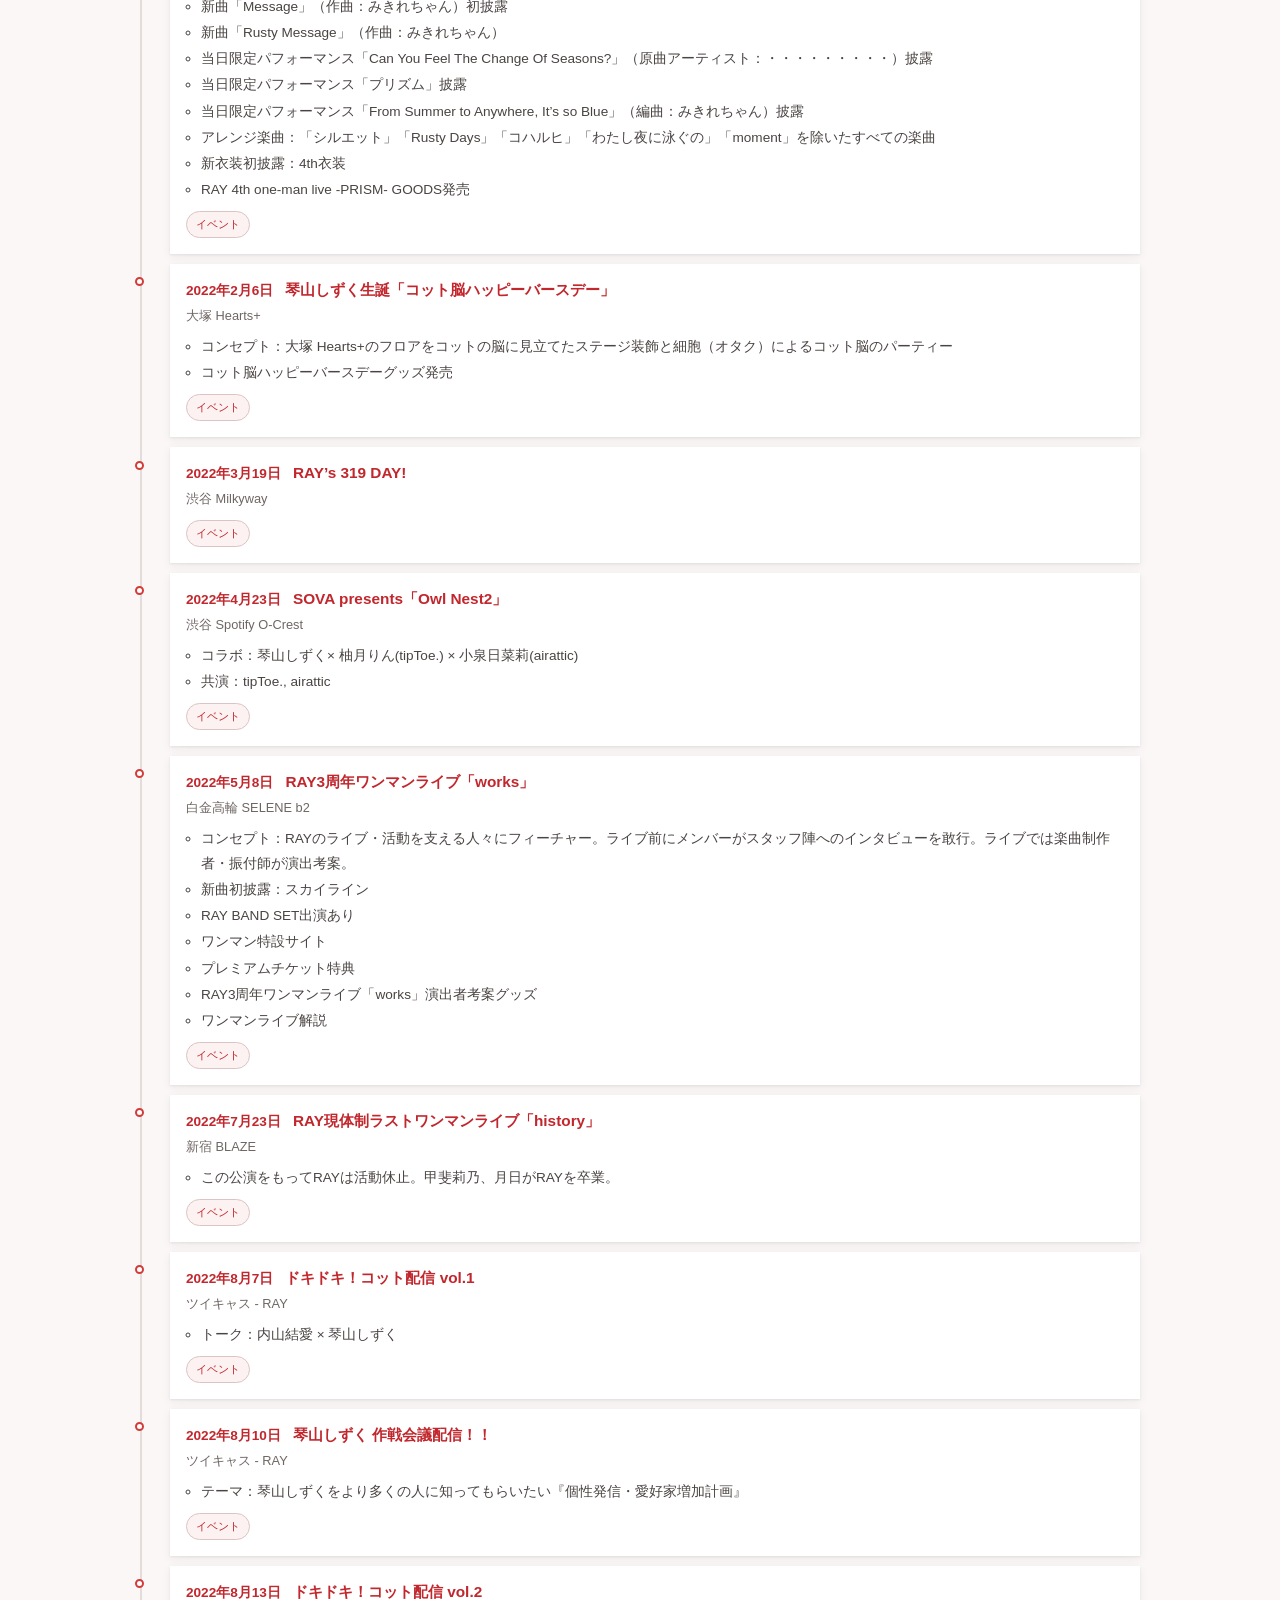
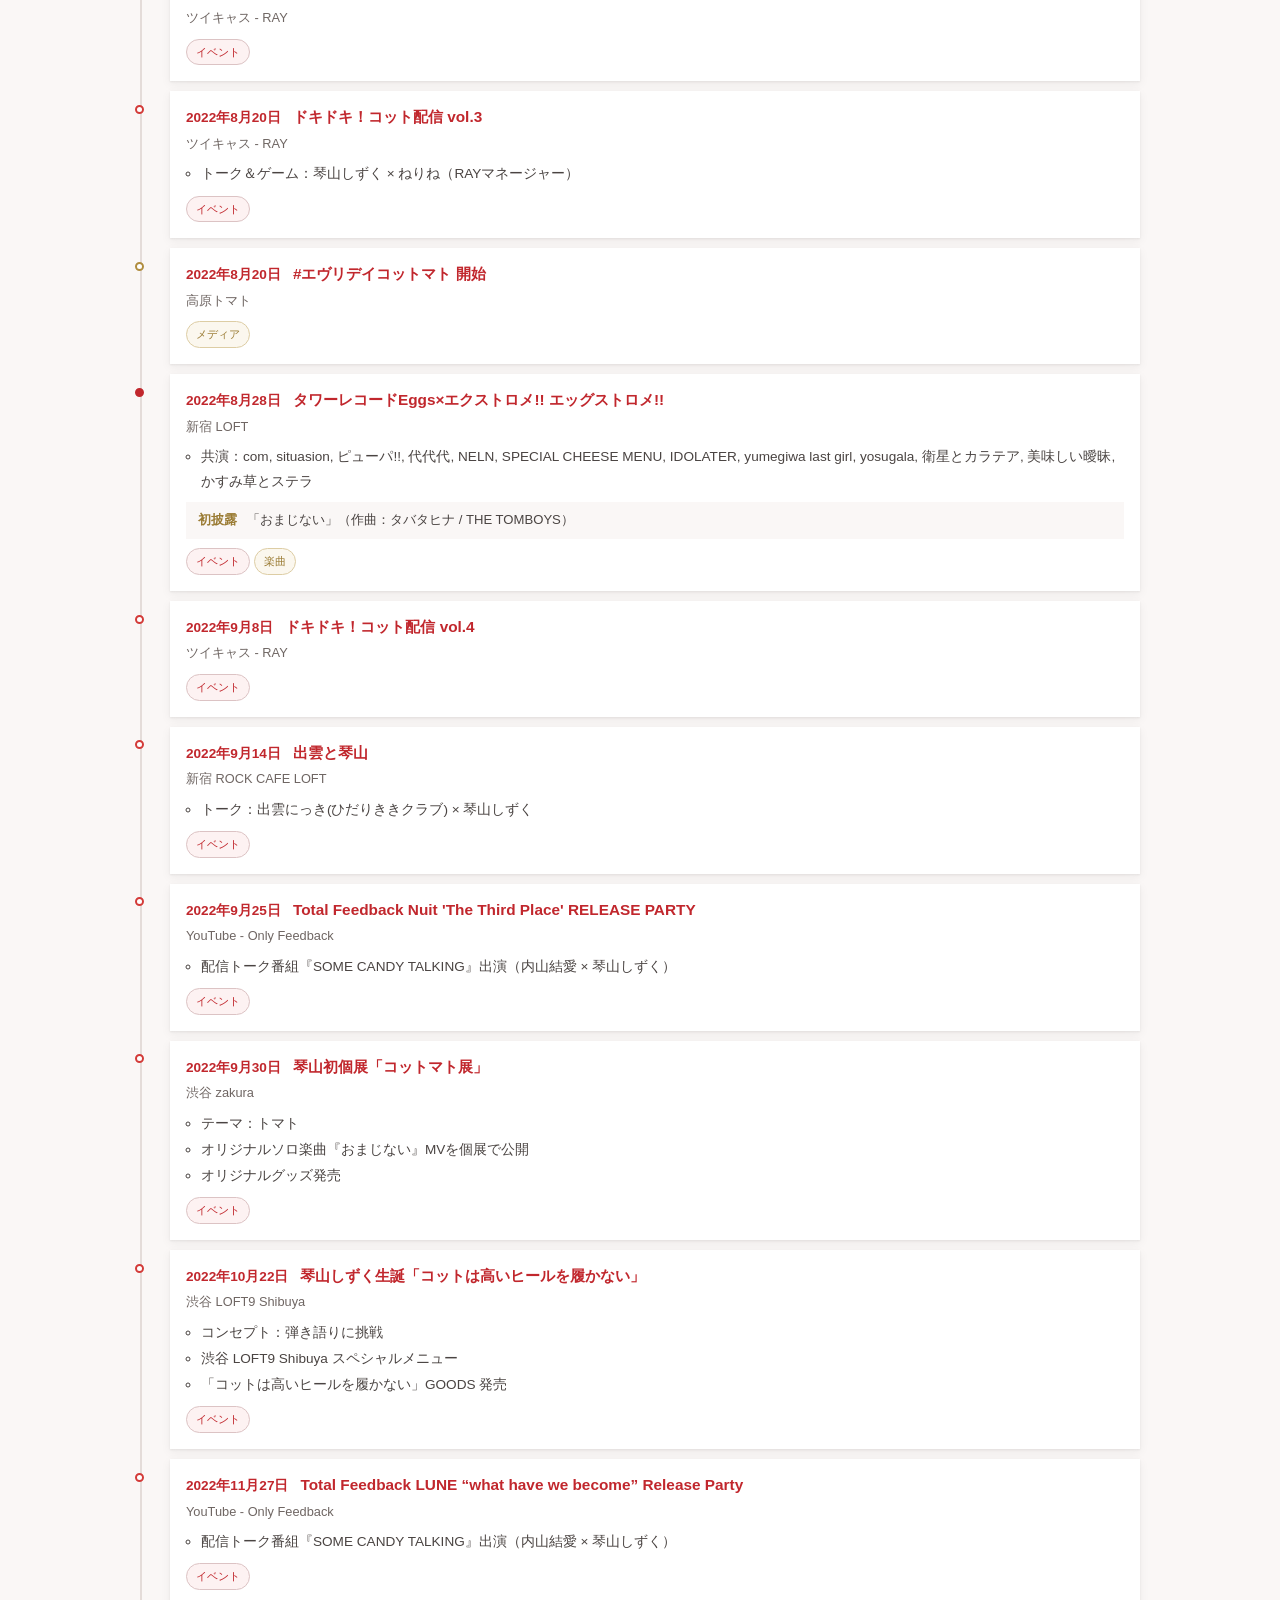
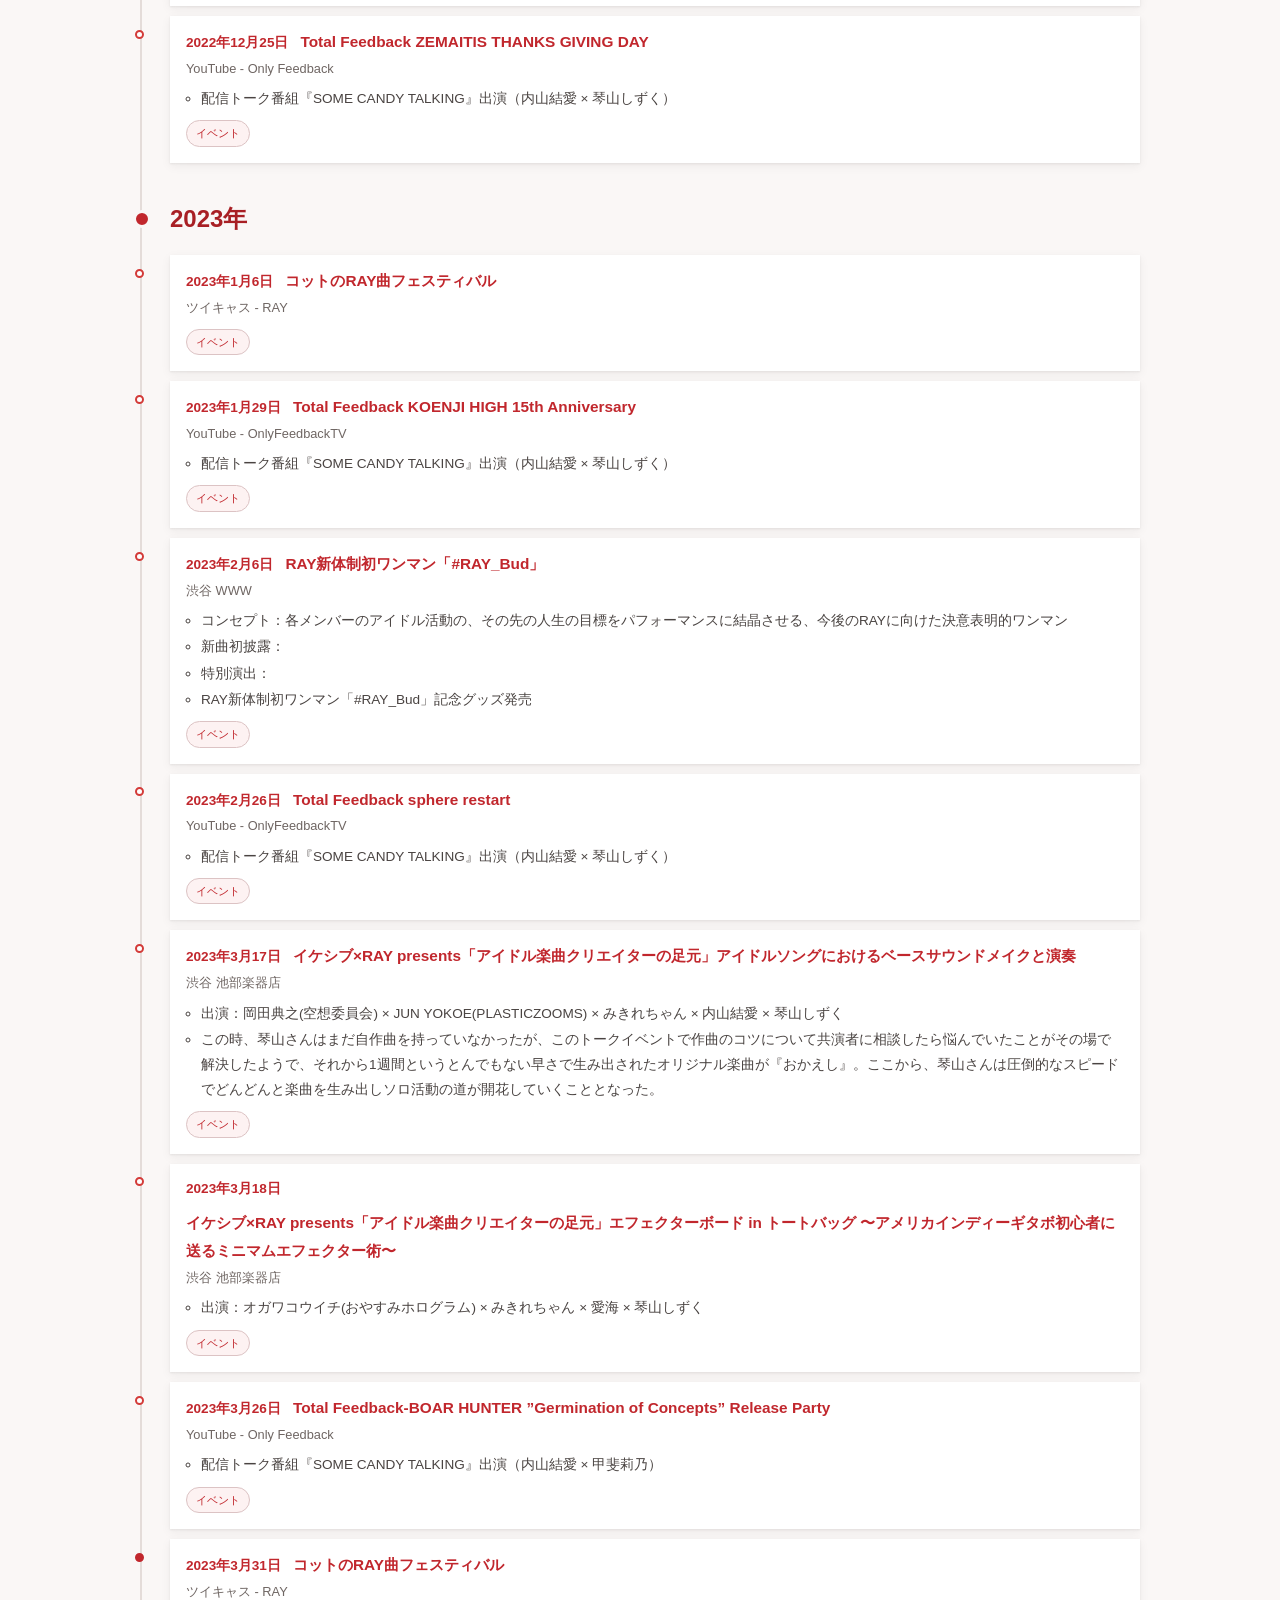
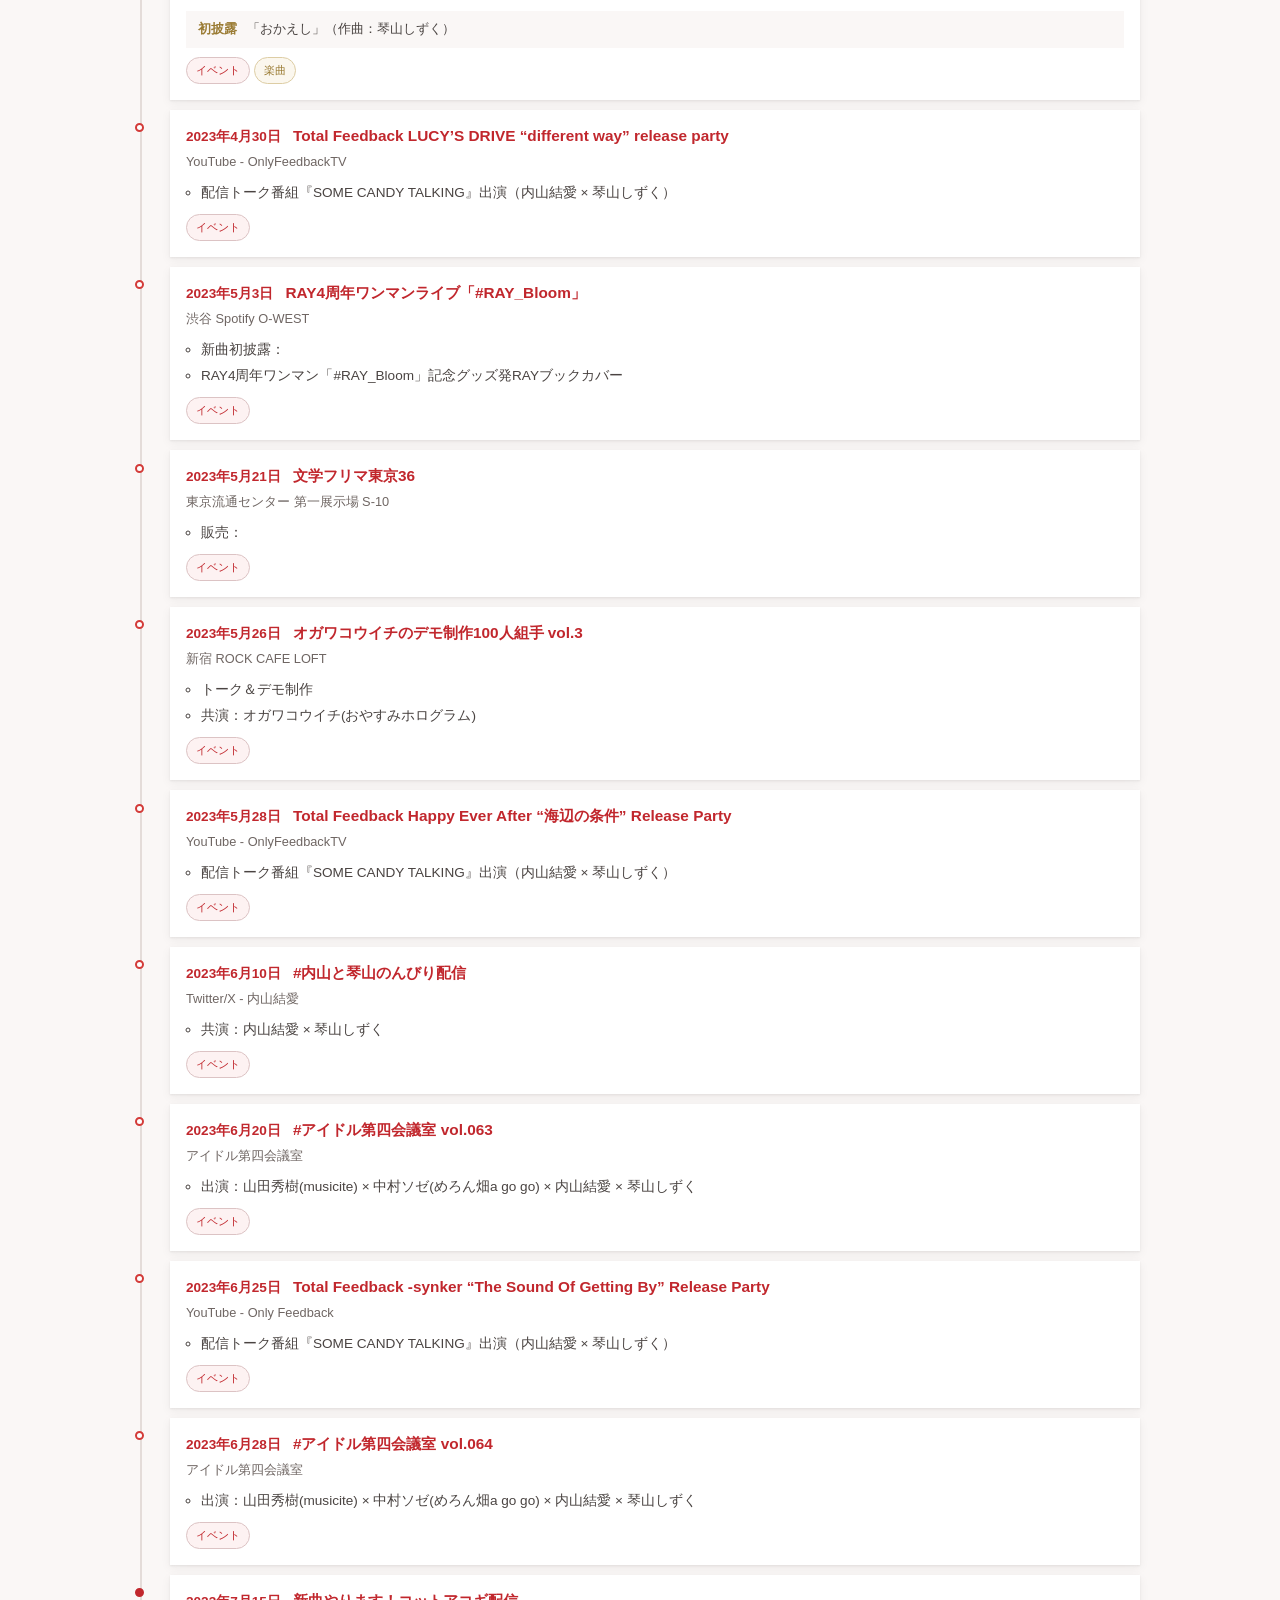
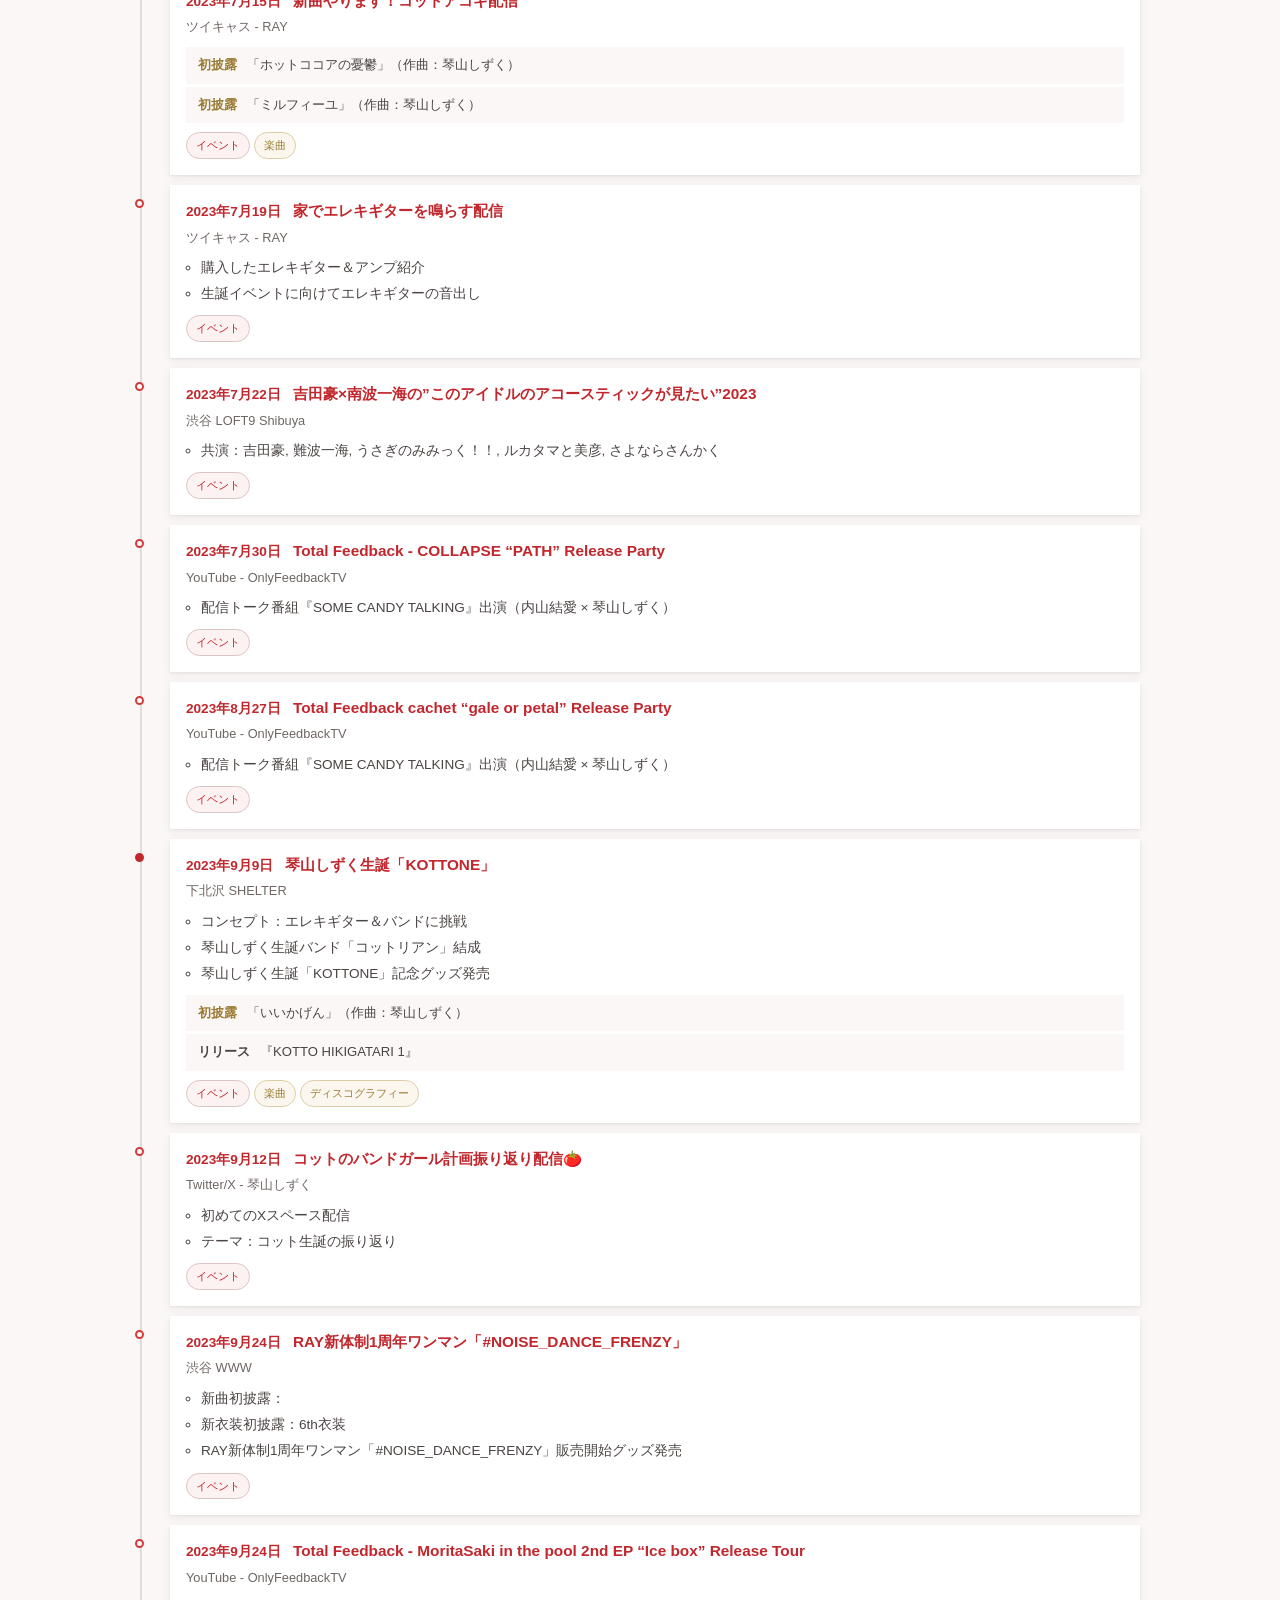
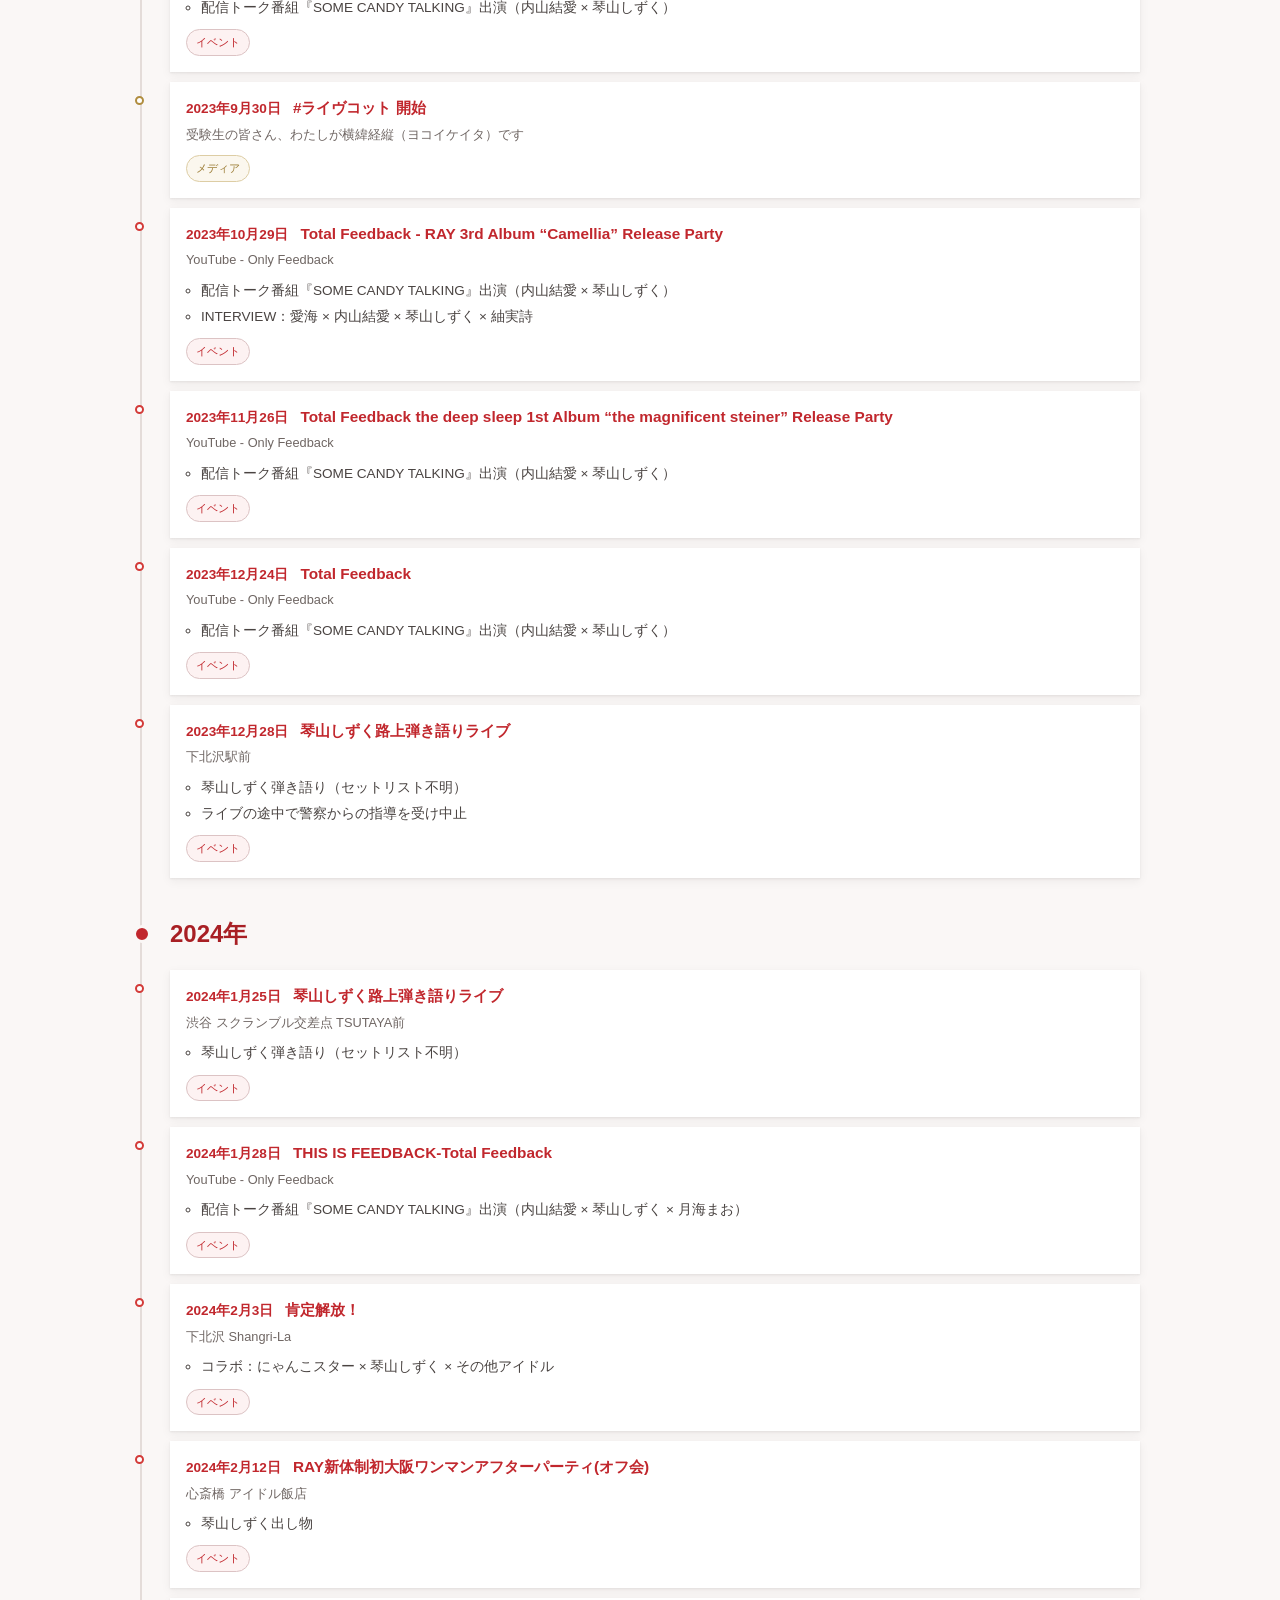
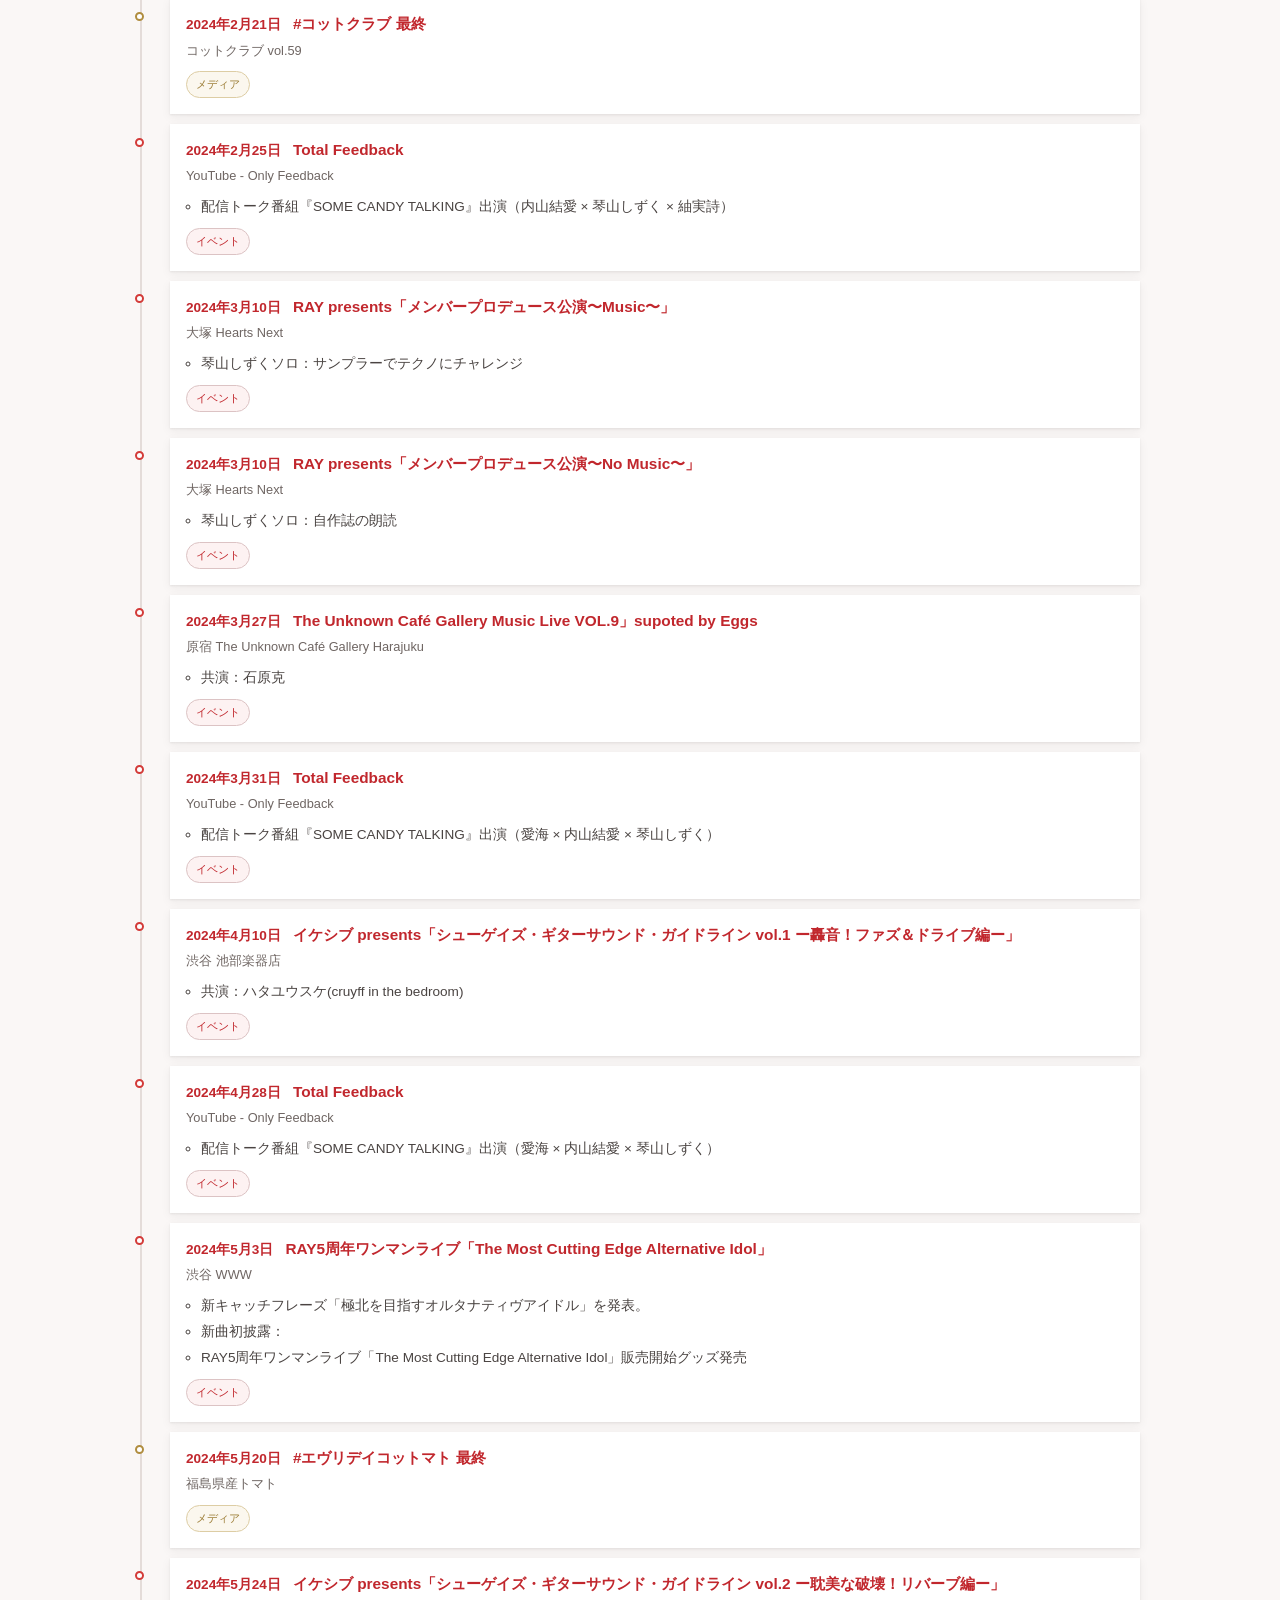
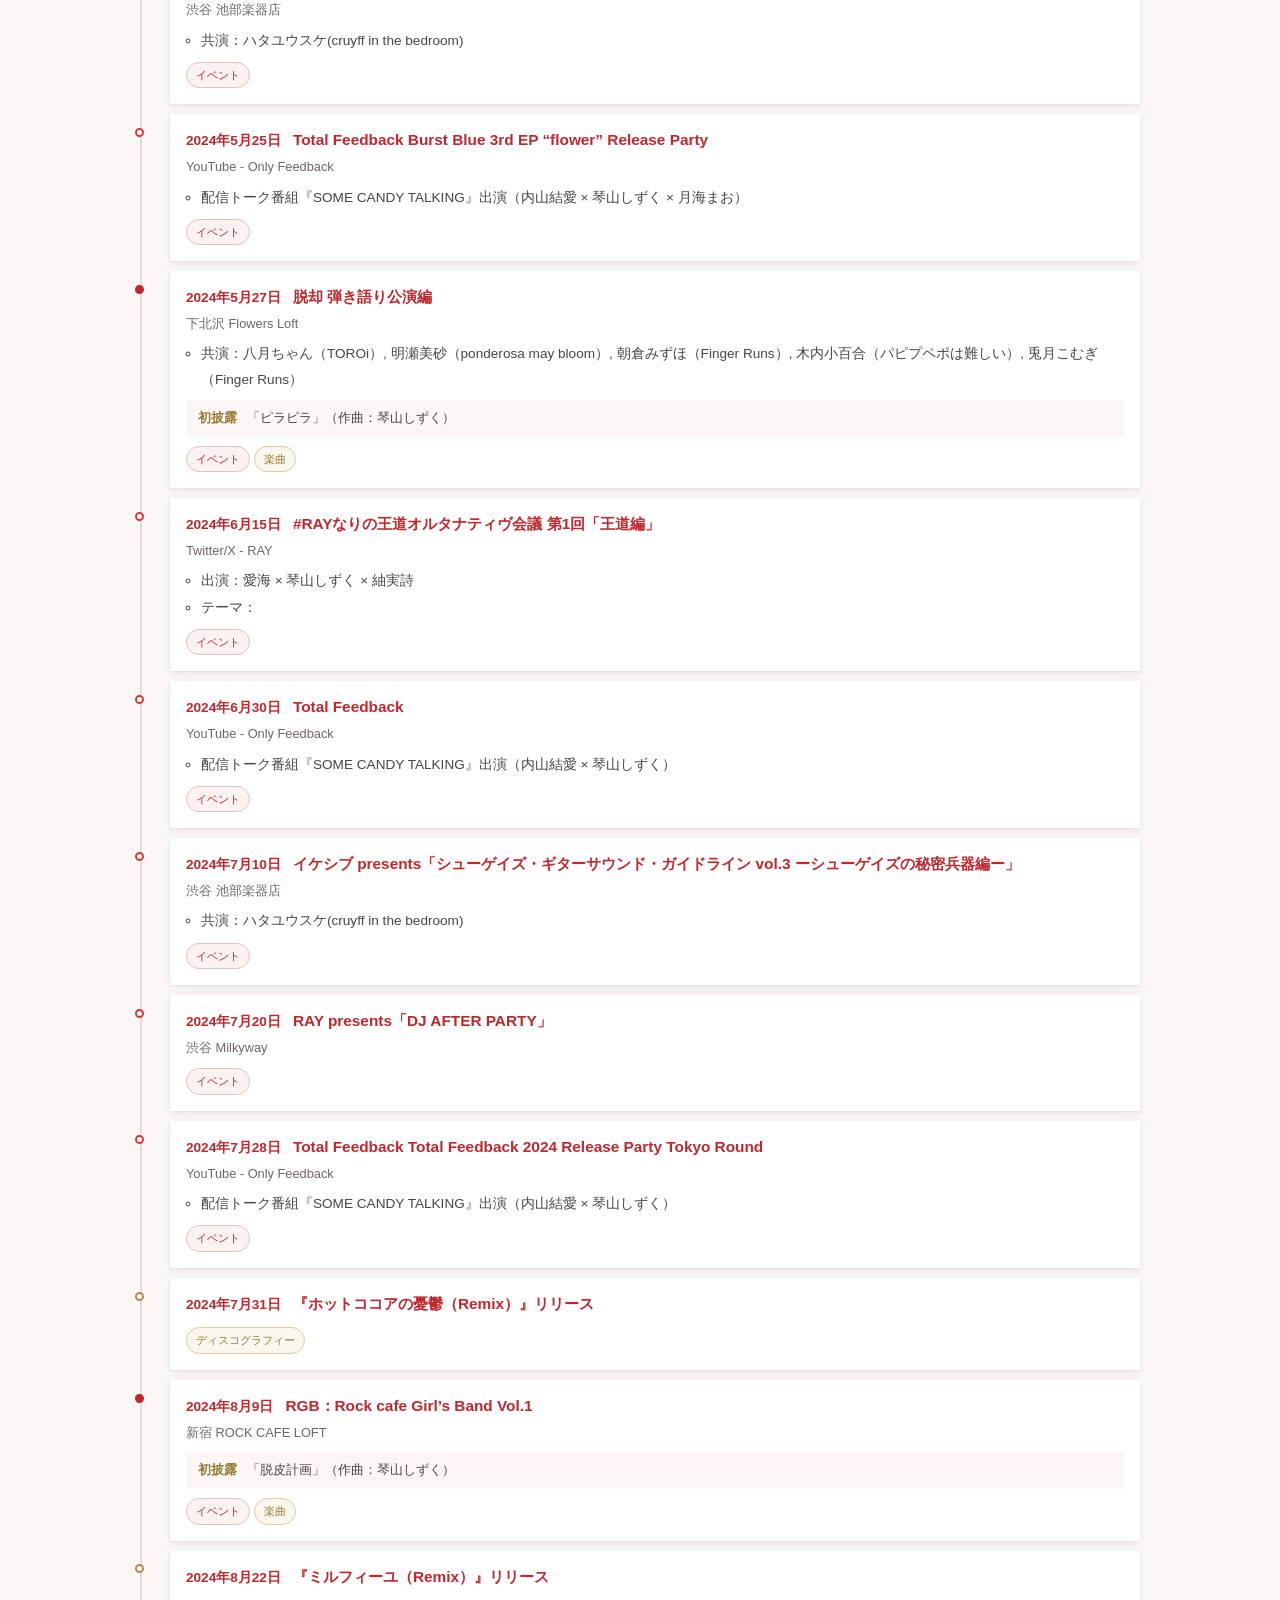
<file: history.html>
<!DOCTYPE html>
<html lang="ja">
<head>
<meta charset="utf-8">
<meta name="viewport" content="width=device-width, initial-scale=1">
<title>沿革｜KOTTO ARCHIVES</title>
<meta name="description" content="琴山しずくの活動を日付順に統合した年表。イベント・楽曲・音源・メディアの全記録。">
<meta name="robots" content="index,follow">
<meta property="og:type" content="website">
<meta property="og:site_name" content="KOTTO ARCHIVES">
<meta property="og:title" content="沿革｜KOTTO ARCHIVES">
<meta property="og:description" content="琴山しずくの活動を日付順に統合した年表。イベント・楽曲・音源・メディアの全記録。">
<link rel="icon" href="data:image/svg+xml,%3Csvg xmlns='http://www.w3.org/2000/svg' viewBox='0 0 32 32'%3E%3Crect width='32' height='32' rx='6' fill='%238c1a24'/%3E%3Ctext x='16' y='22' font-size='16' font-family='serif' fill='%23efe6d2' text-anchor='middle'%3EK%3C/text%3E%3C/svg%3E">
<link rel="stylesheet" href="assets/style.css">
</head>
<body data-page="history" id="top">
<a class="skip-link" href="#main">本文へスキップ</a>
<div id="site-header-mount"></div>
<main id="main">
  <div class="container">
    <p class="breadcrumb"><a href="index.html">トップ</a> ／ 沿革</p>
    <div class="page-head">
      <span class="en">HISTORY</span>
      <h1>沿革</h1>
      <p>イベント出演・楽曲の初披露・音源リリース・メディア発信の記録を、すべて日付順に統合した年表です。</p>
    </div>
    <div class="toolbar"><div class="toolbar-inner">
      <div class="chips" id="kind-chips">
        <button class="chip" type="button" data-kind="all" aria-pressed="true">すべて</button>
        <button class="chip" type="button" data-kind="event" aria-pressed="false">イベント</button>
        <button class="chip" type="button" data-kind="status" aria-pressed="false">活動状況</button>
        <button class="chip" type="button" data-kind="song" aria-pressed="false">楽曲</button>
        <button class="chip" type="button" data-kind="release" aria-pressed="false">ディスコグラフィー</button>
        <button class="chip" type="button" data-kind="media" aria-pressed="false">メディア</button>
      </div>
      <span class="result-count" id="count"></span>
    </div></div>
    <div id="list"></div>
  </div>
</main>
<div id="site-footer-mount"></div>
<script src="data/events.js"></script>
  <script src="data/songs.js"></script>
  <script src="data/discography.js"></script>
  <script src="data/media.js"></script>
  <script src="assets/app.js"></script>
</body>
</html>
</file>
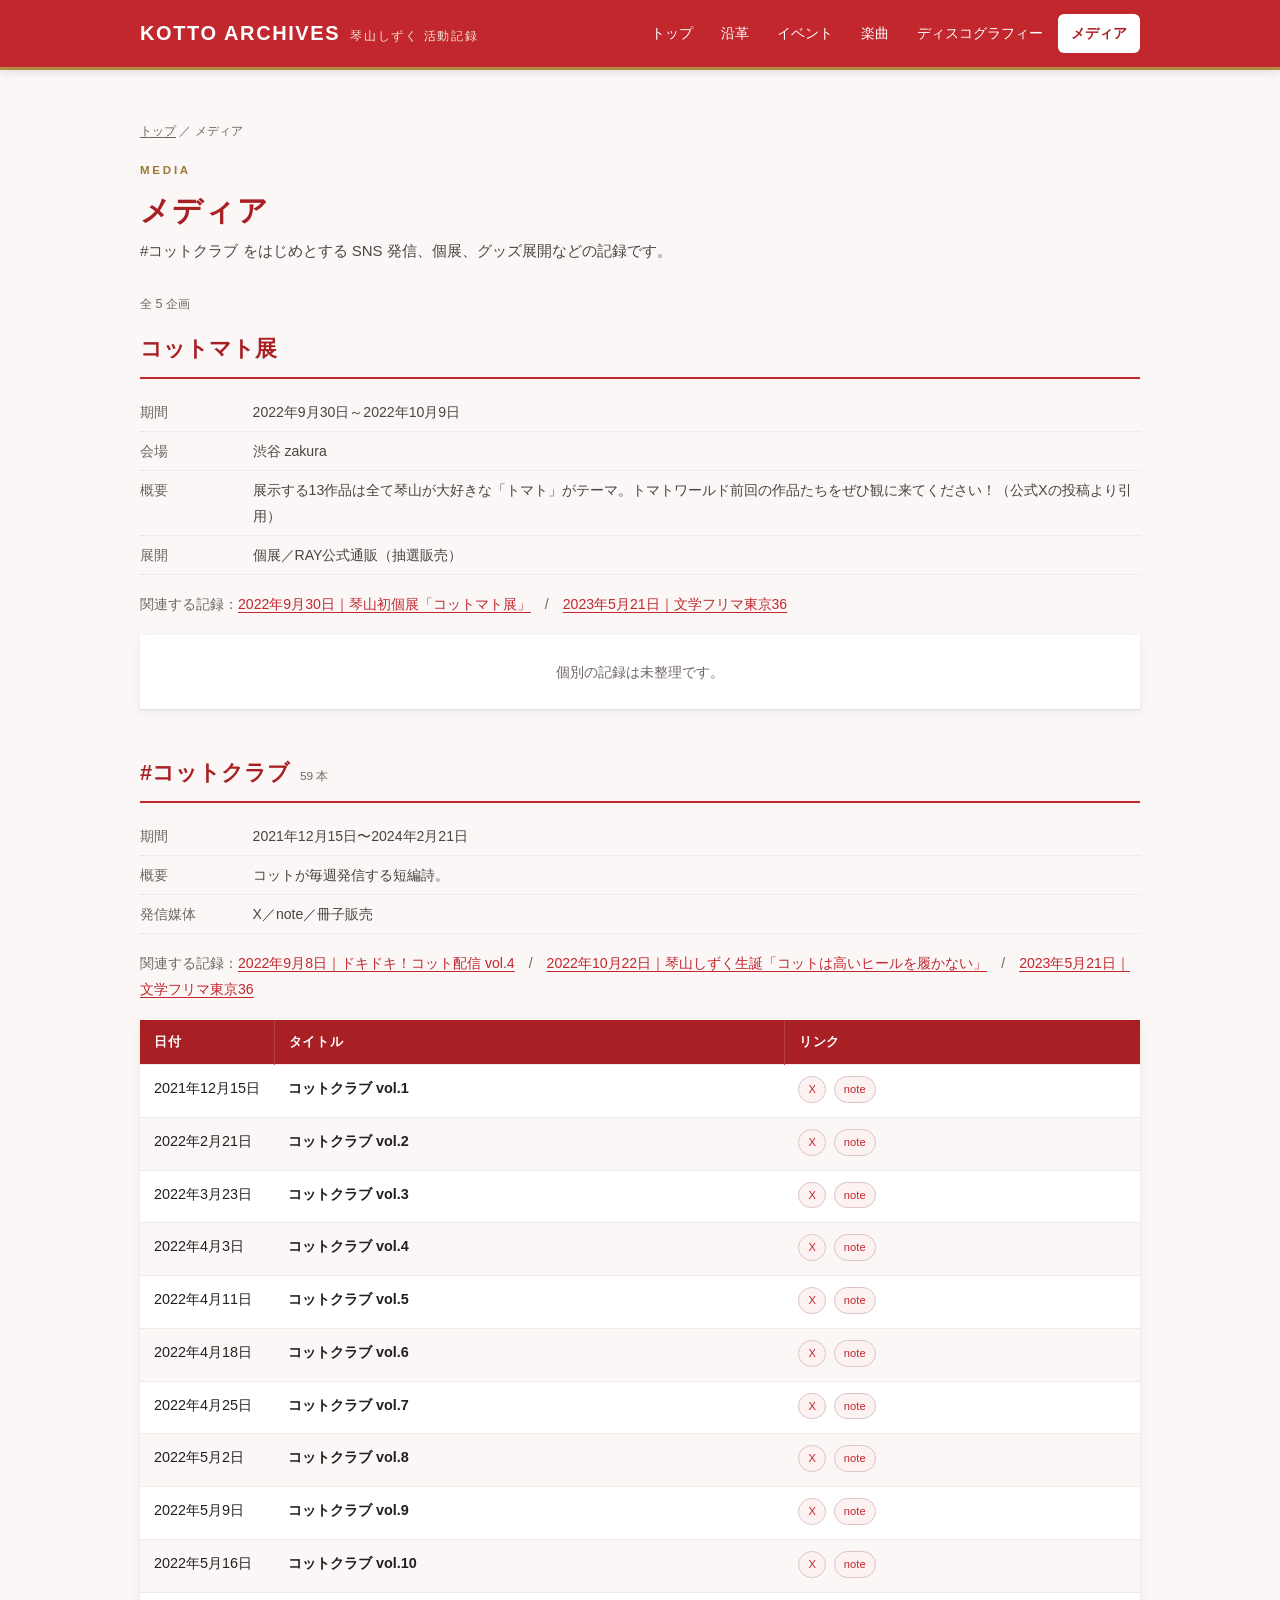
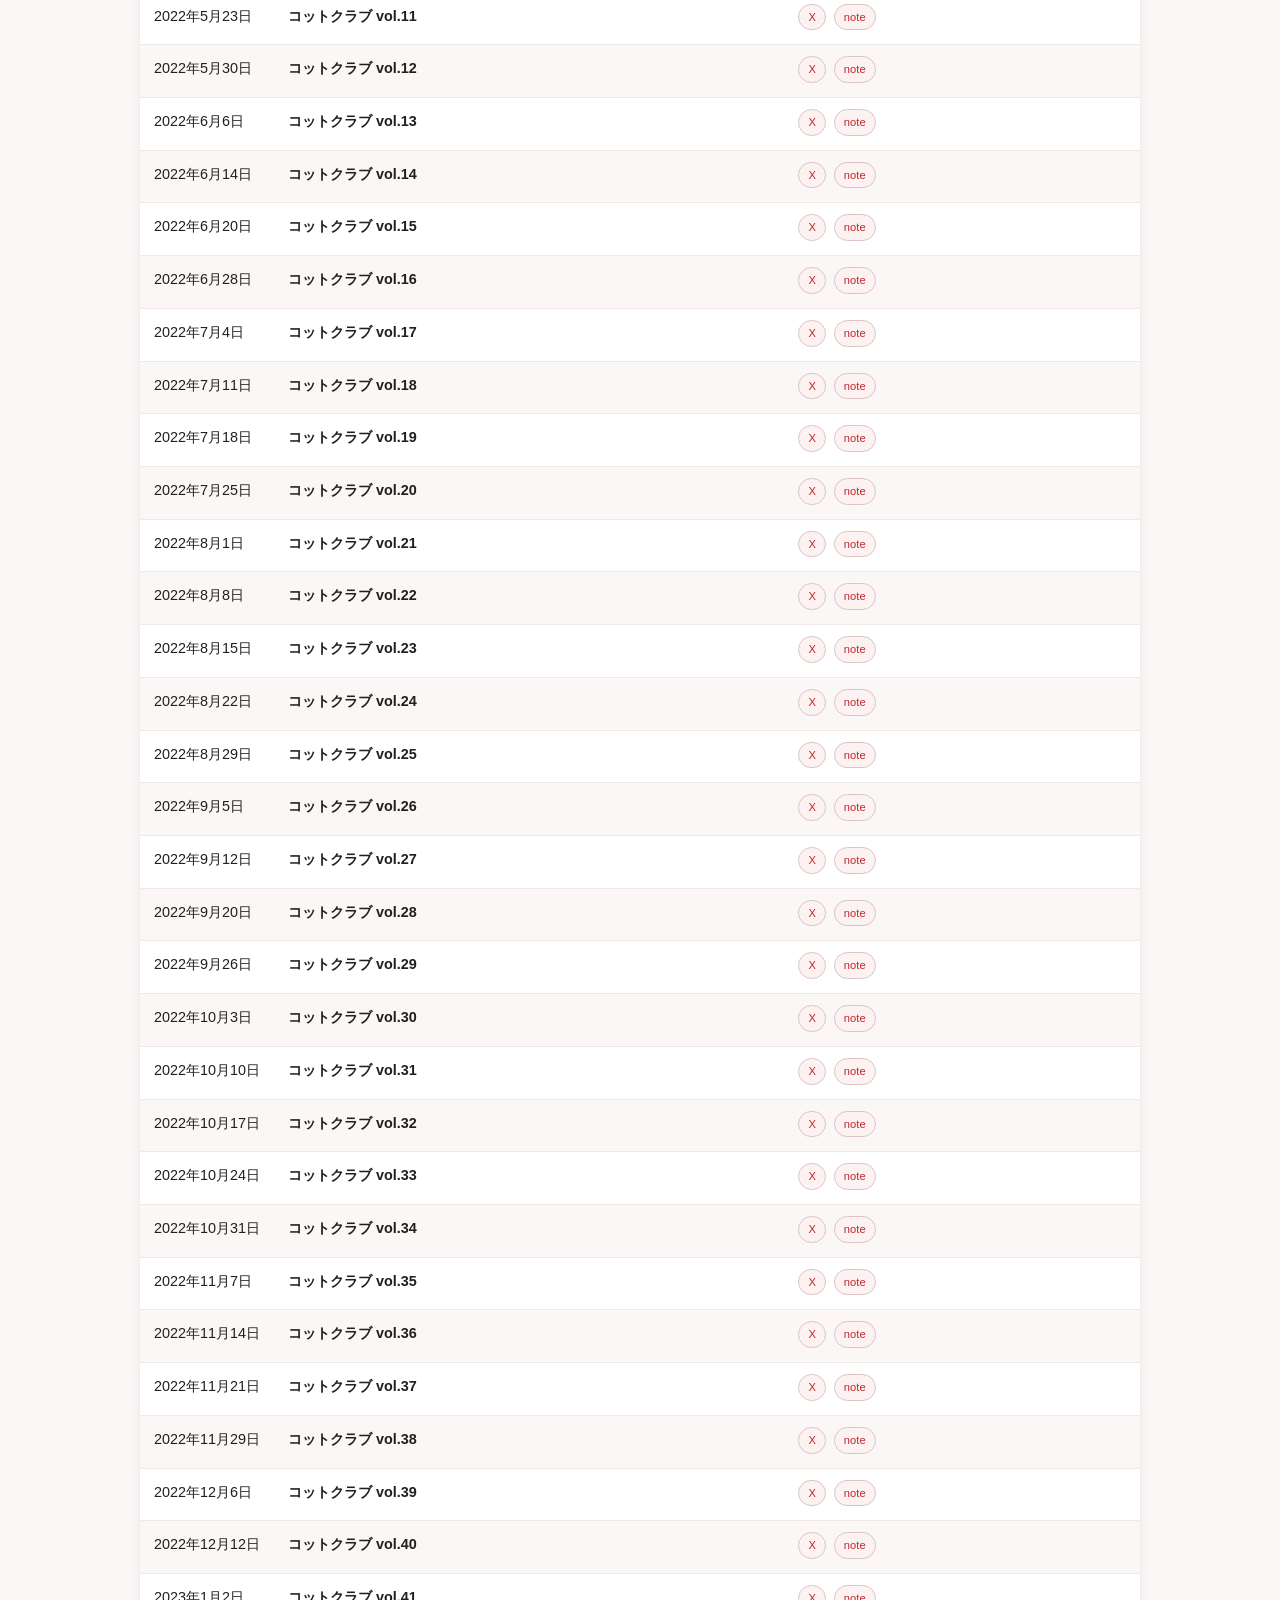
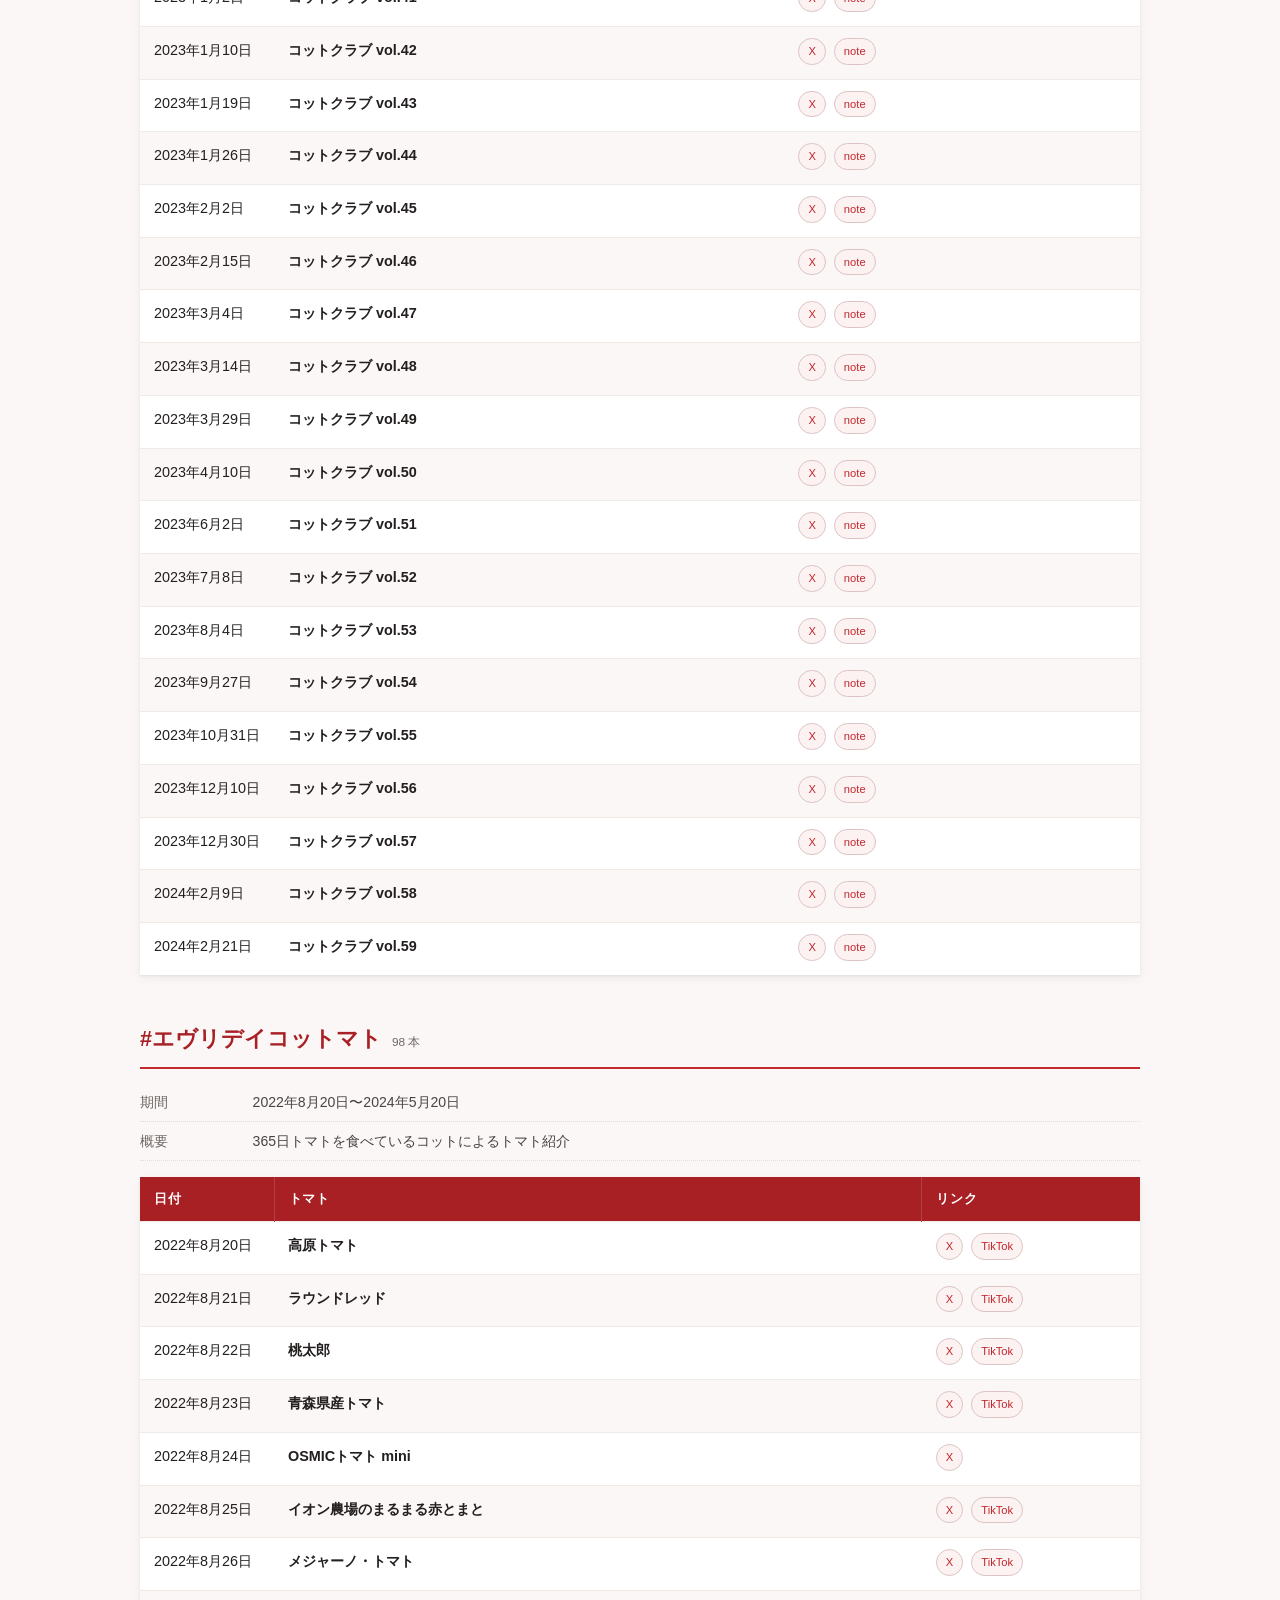
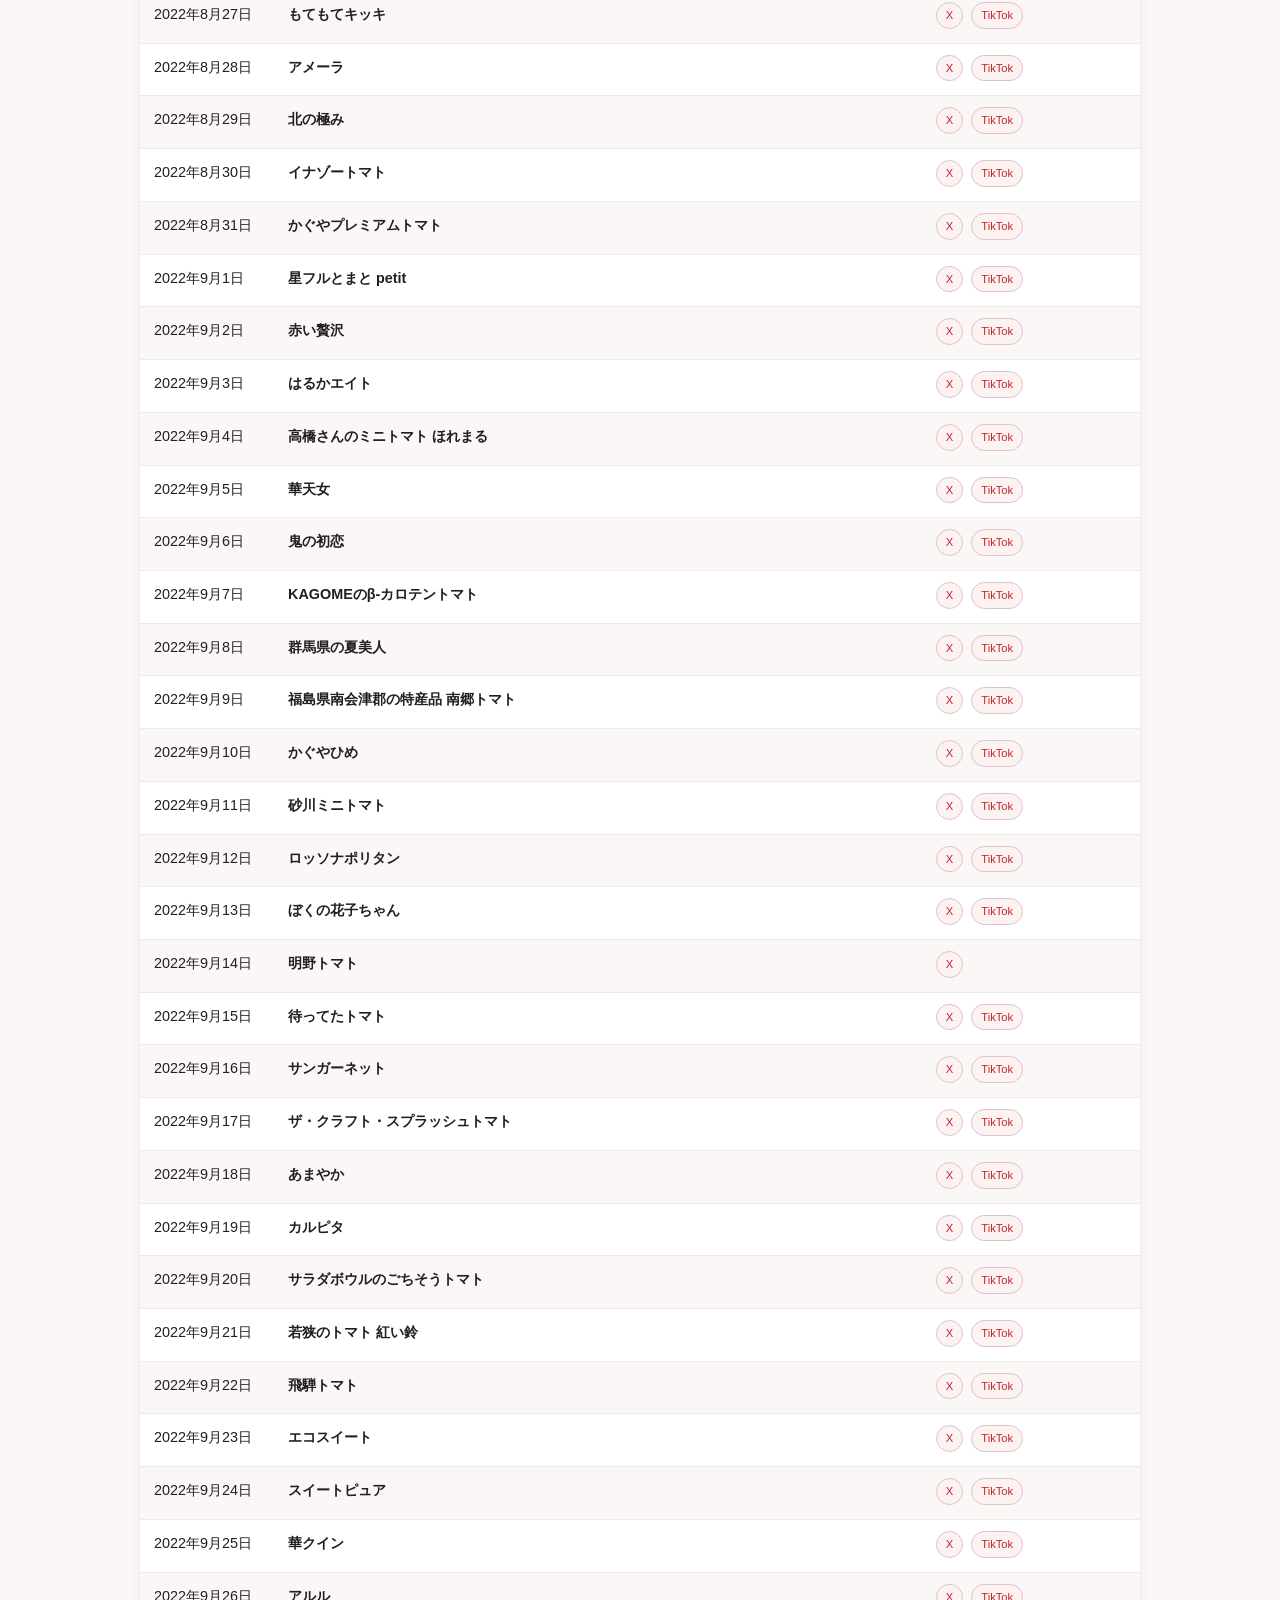
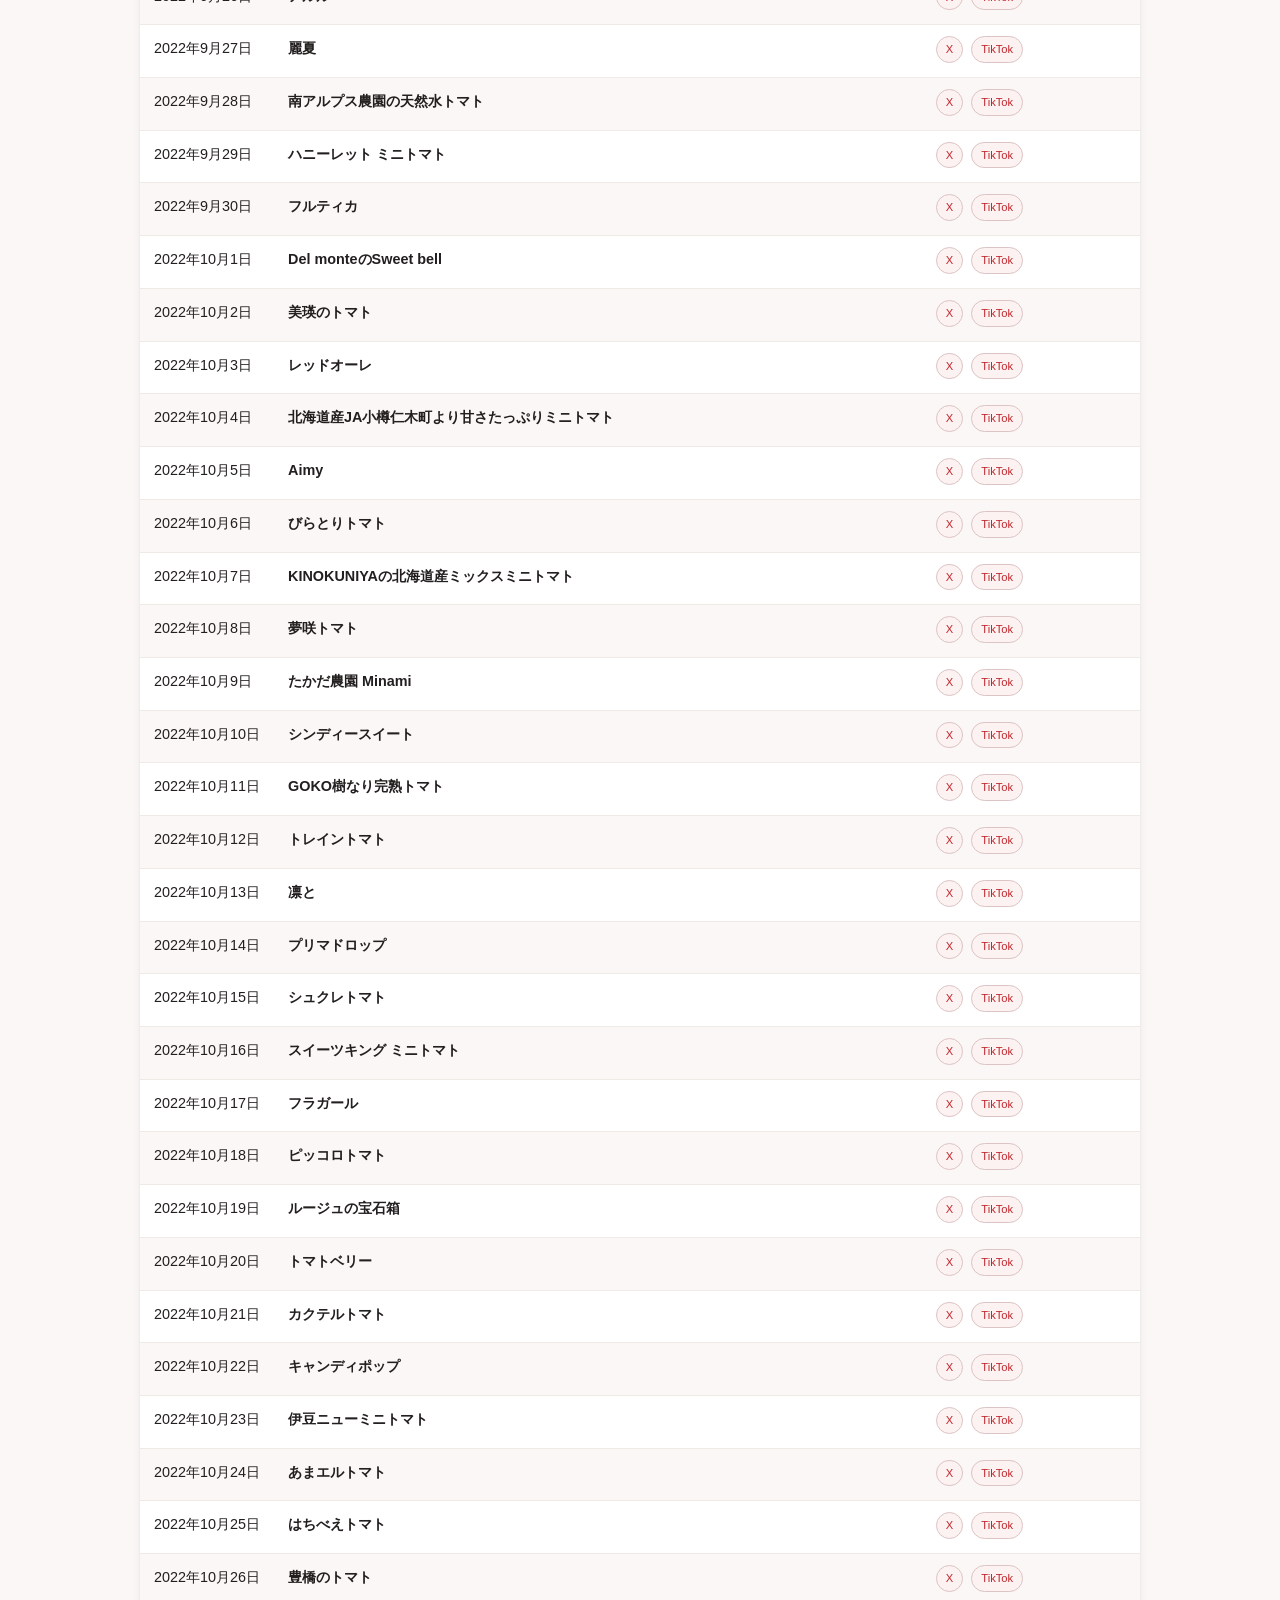
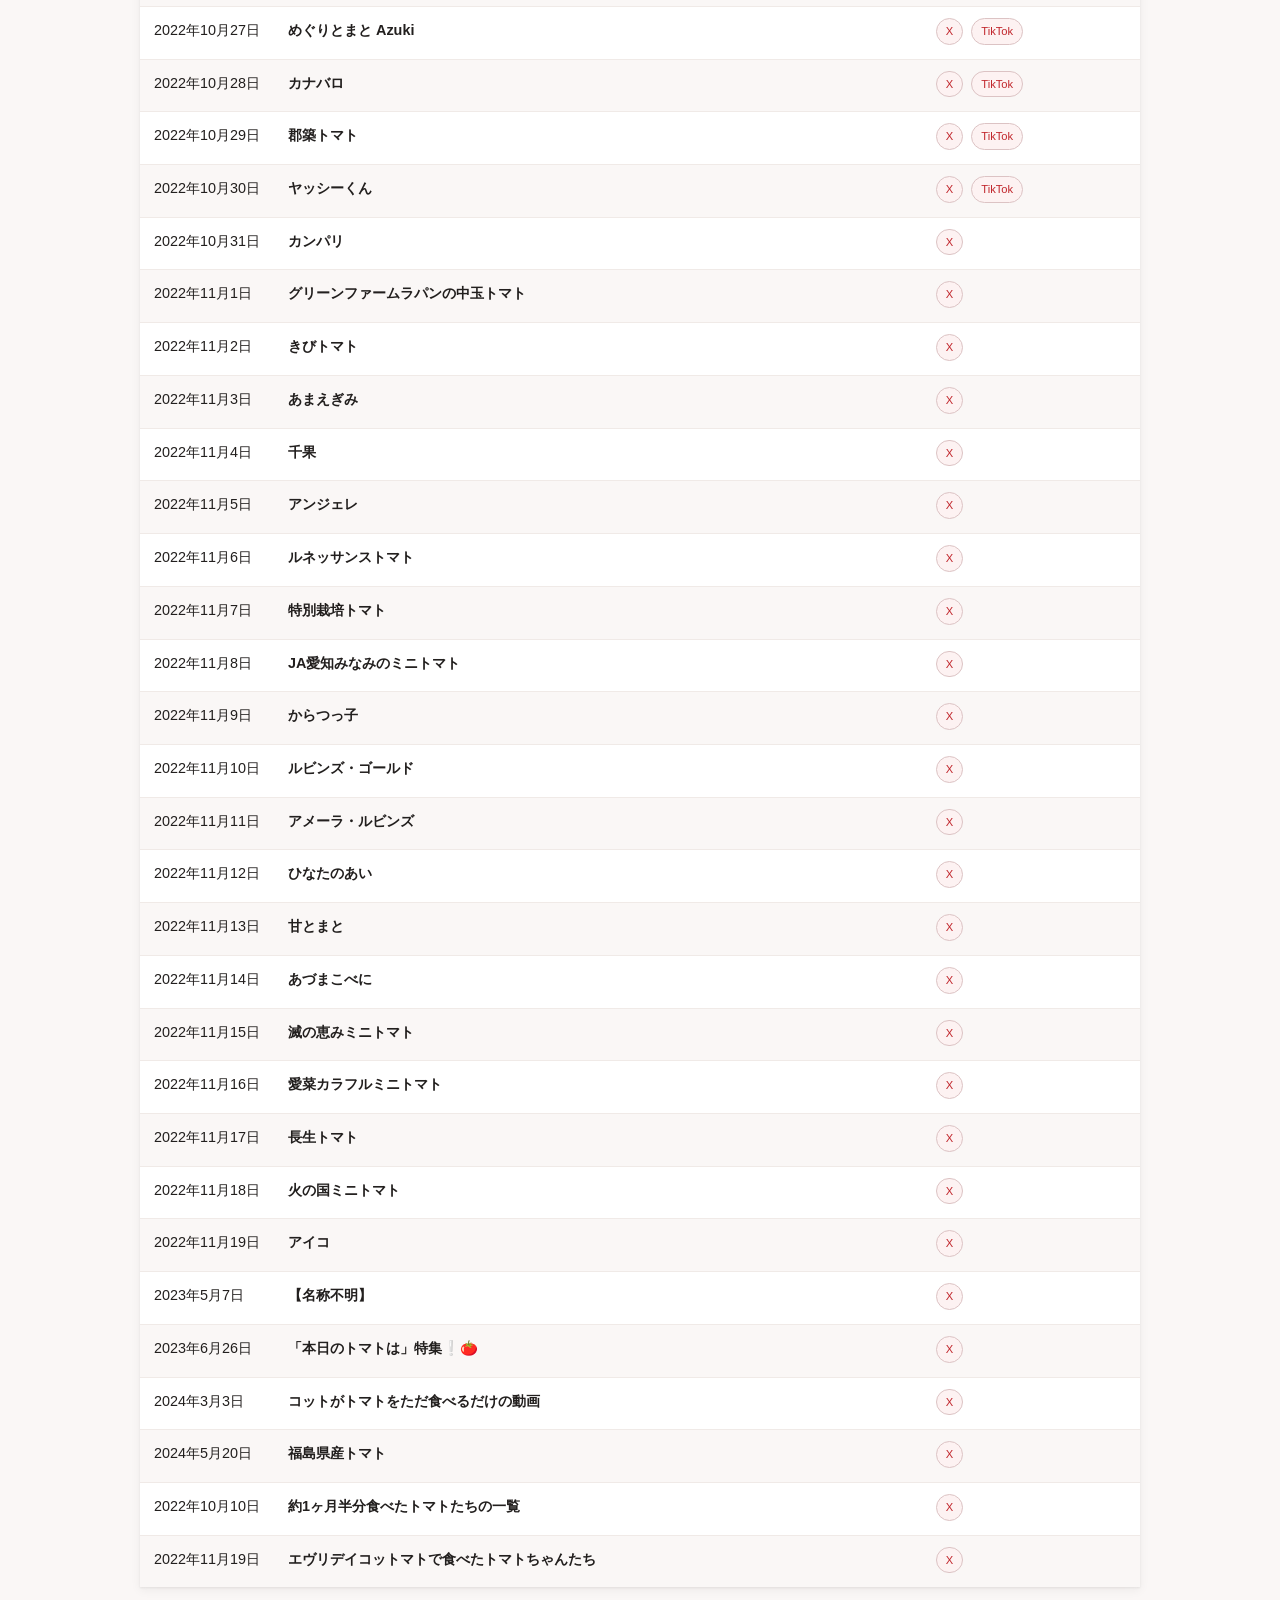
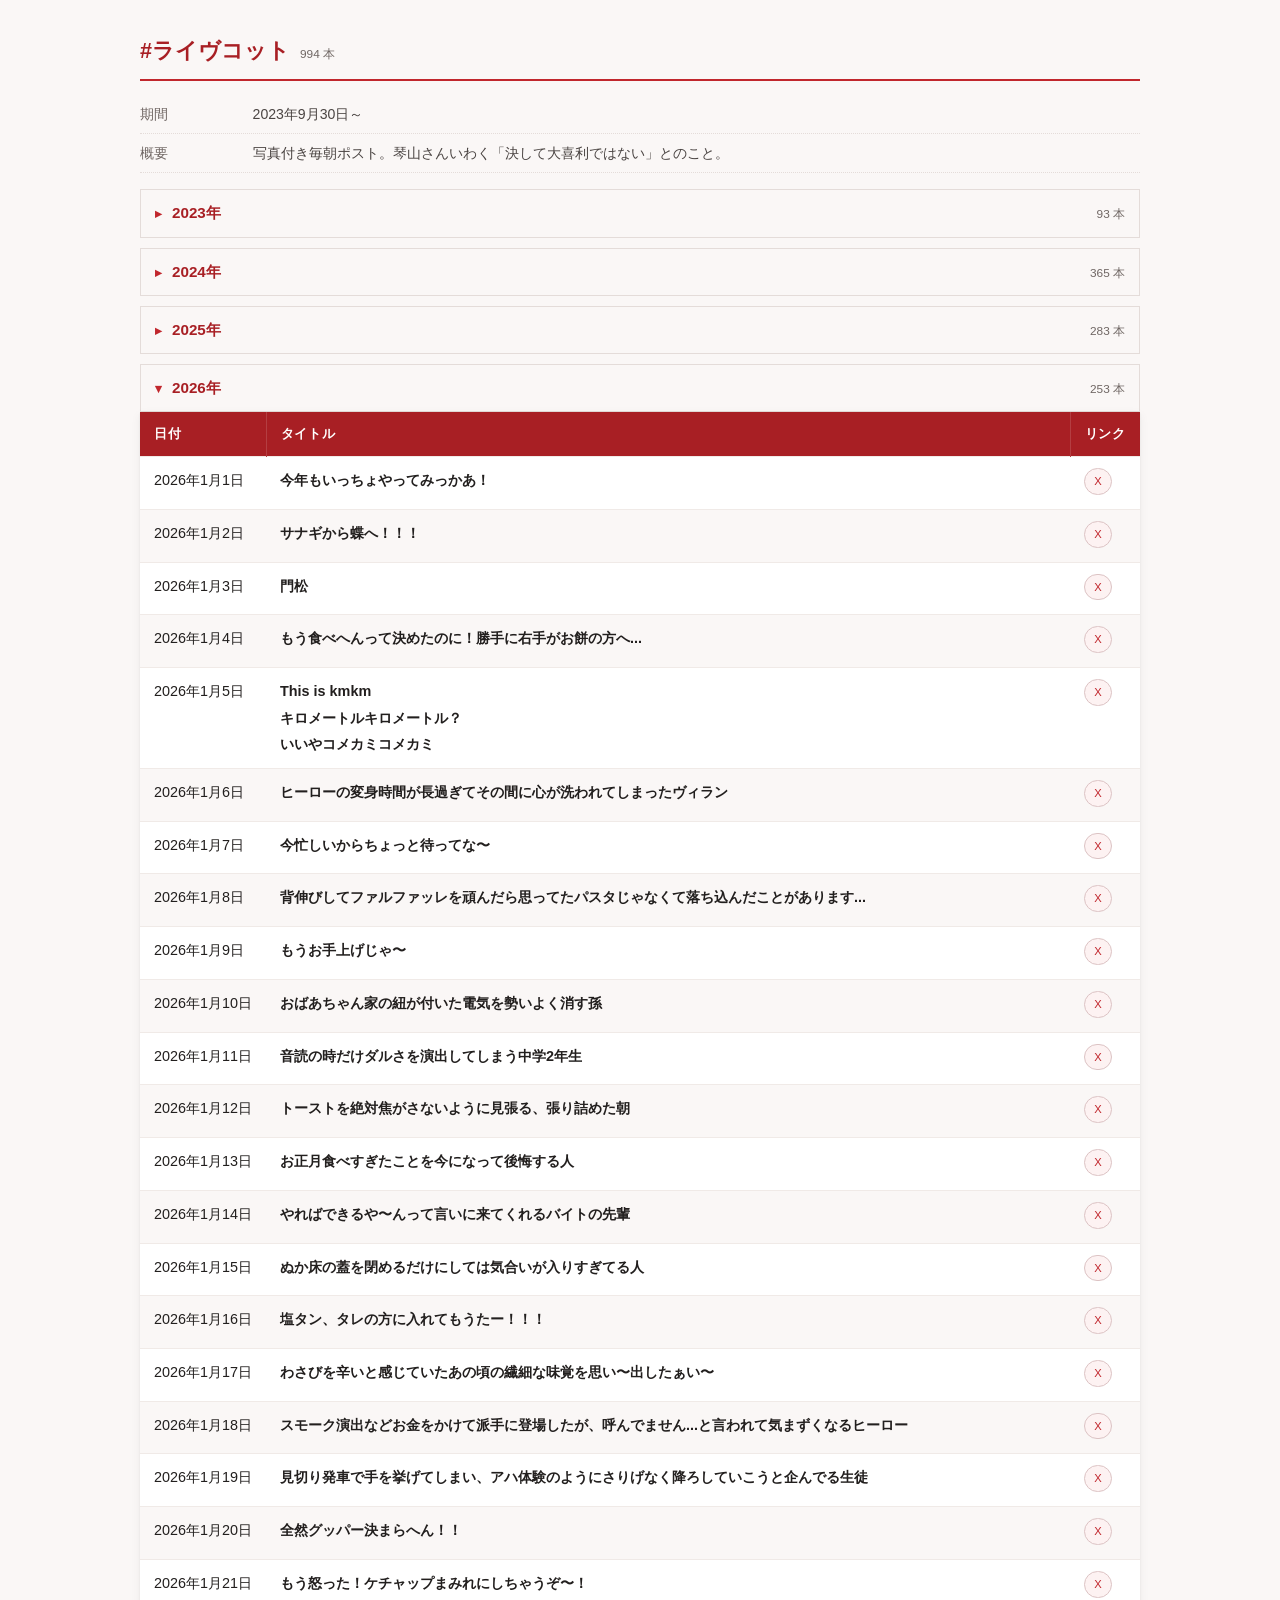
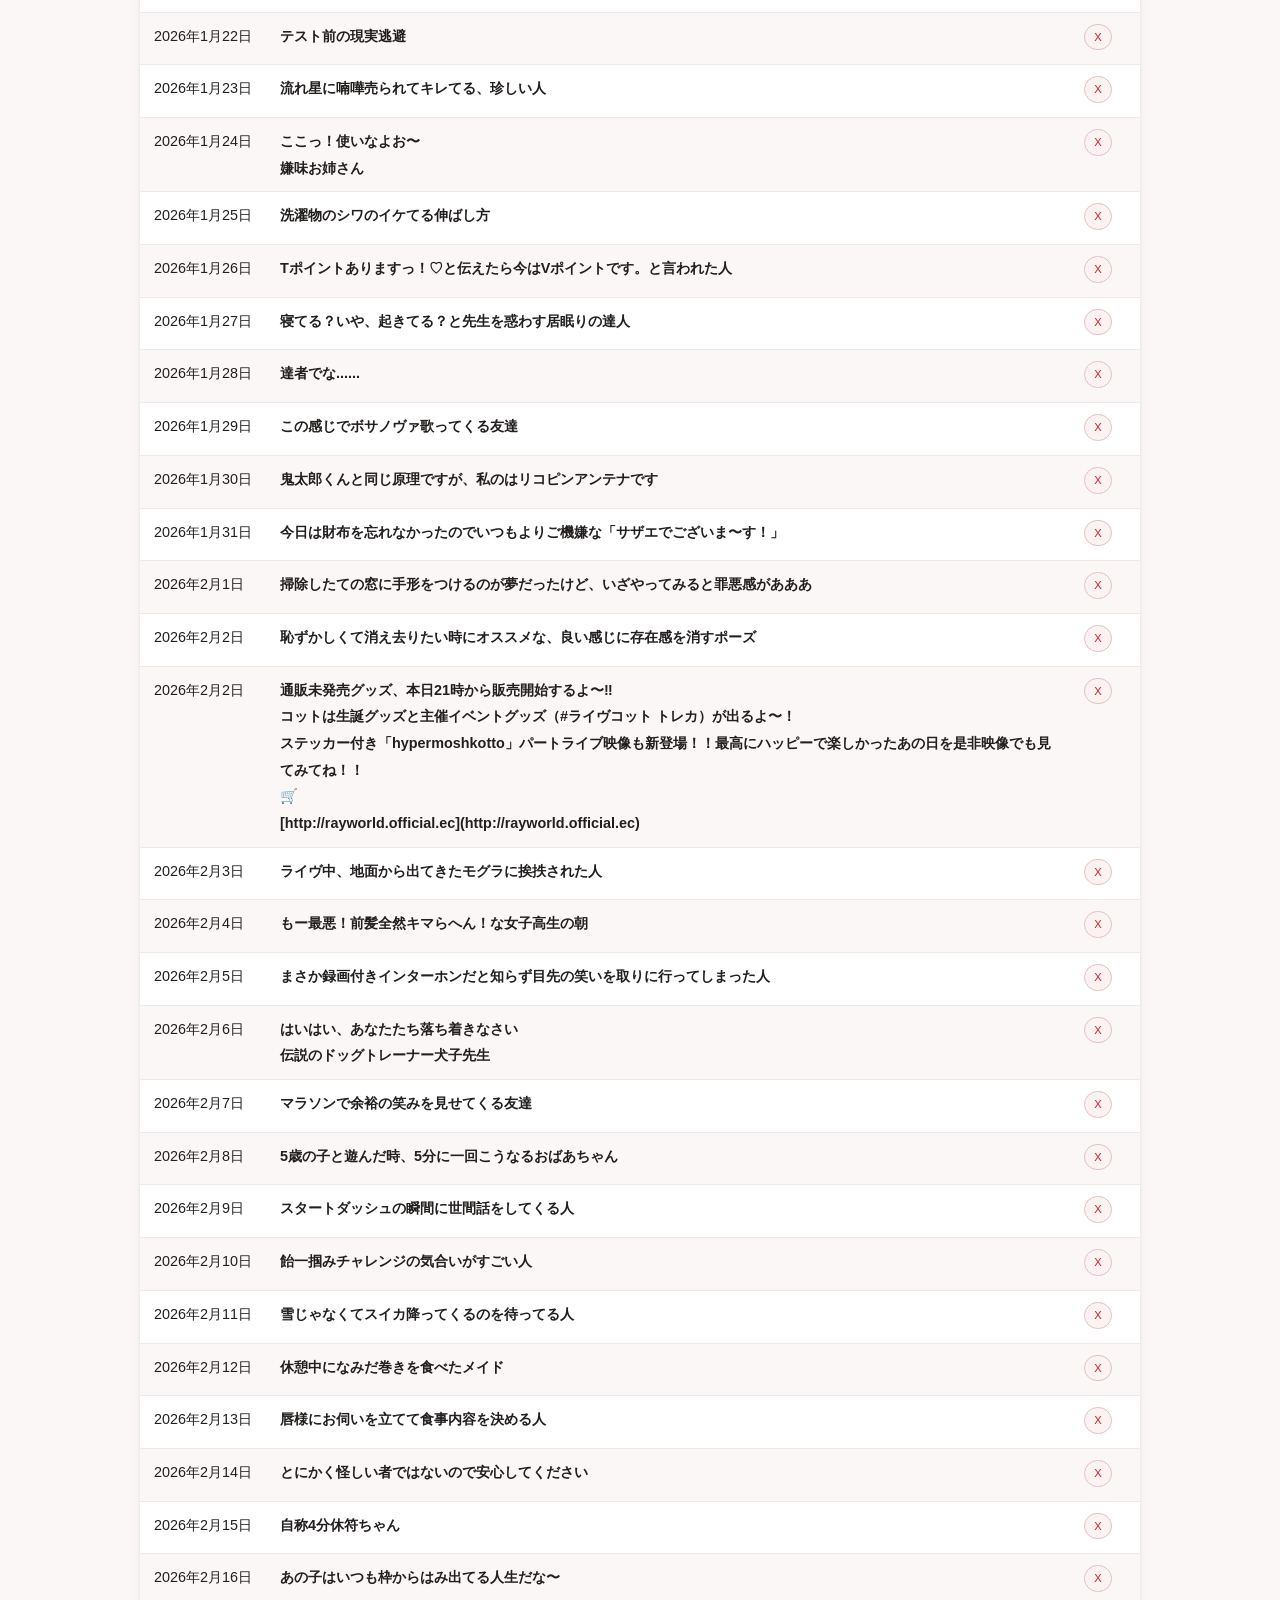
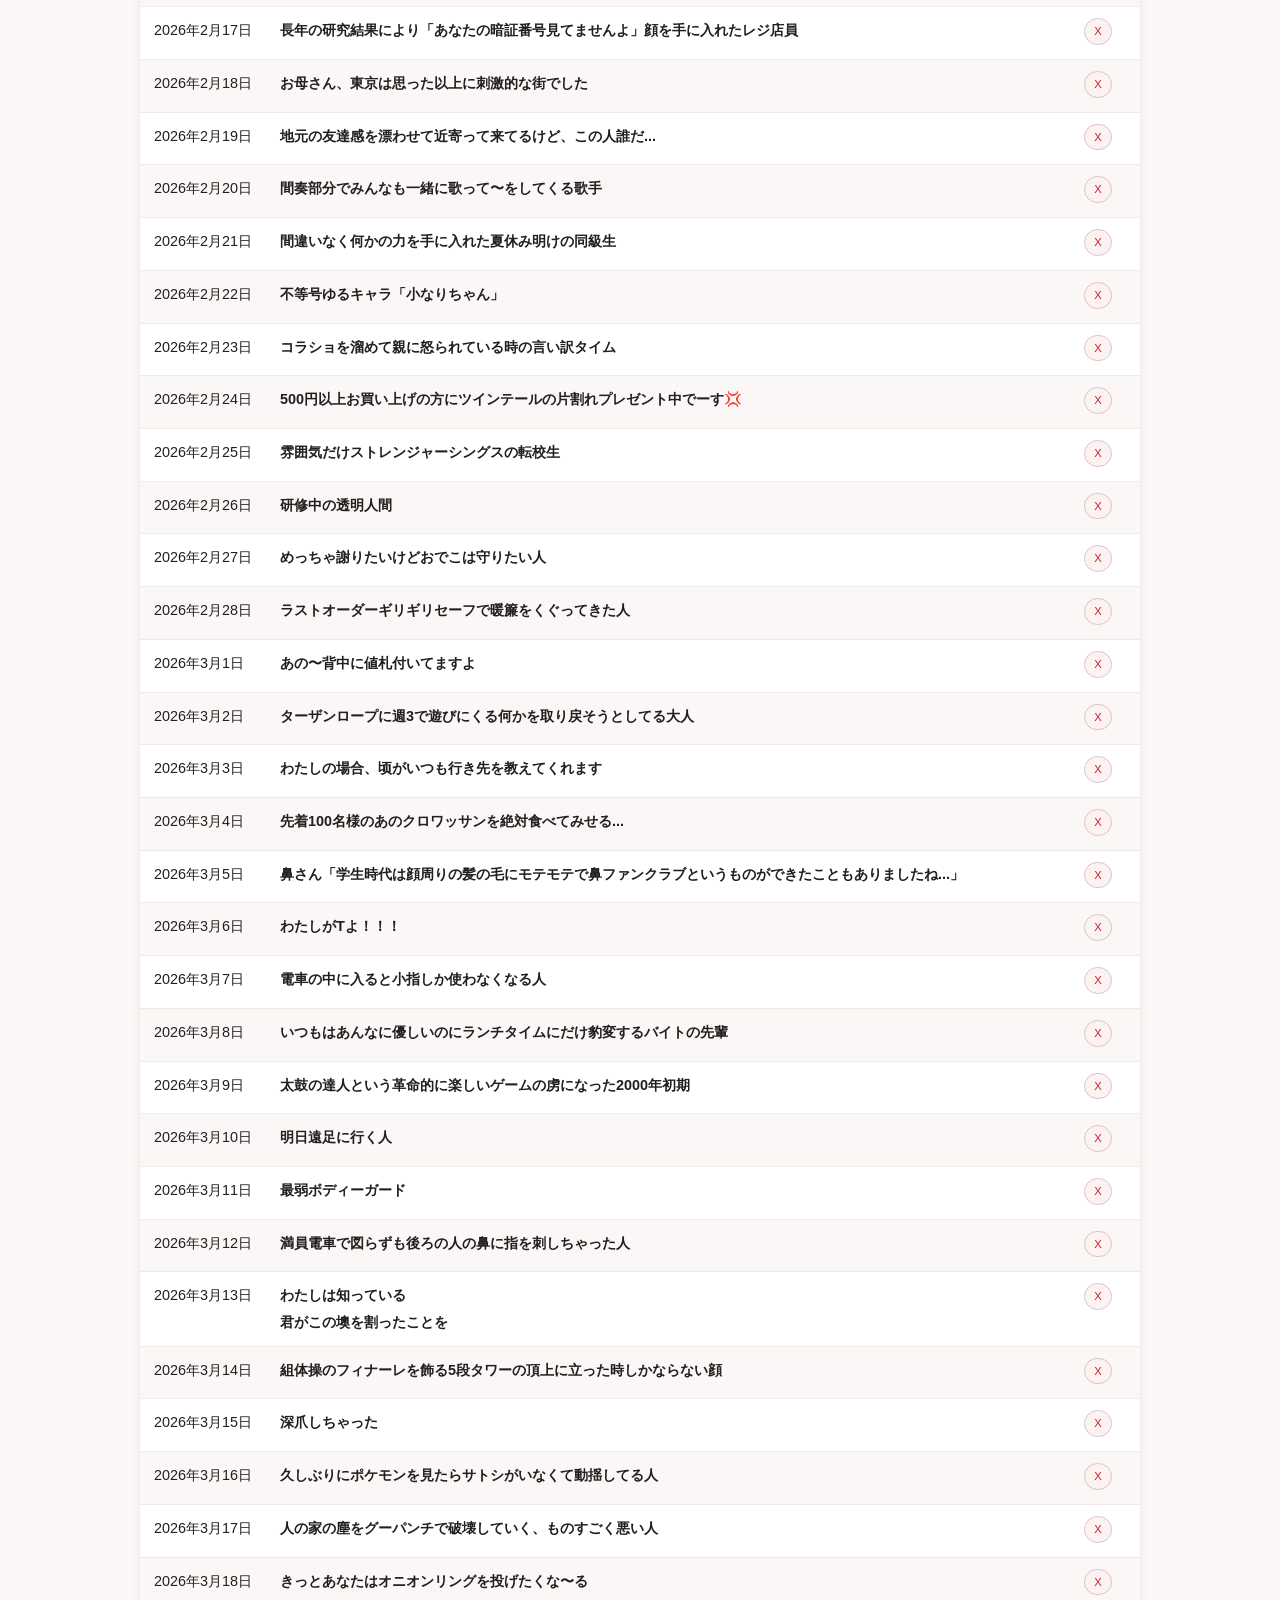
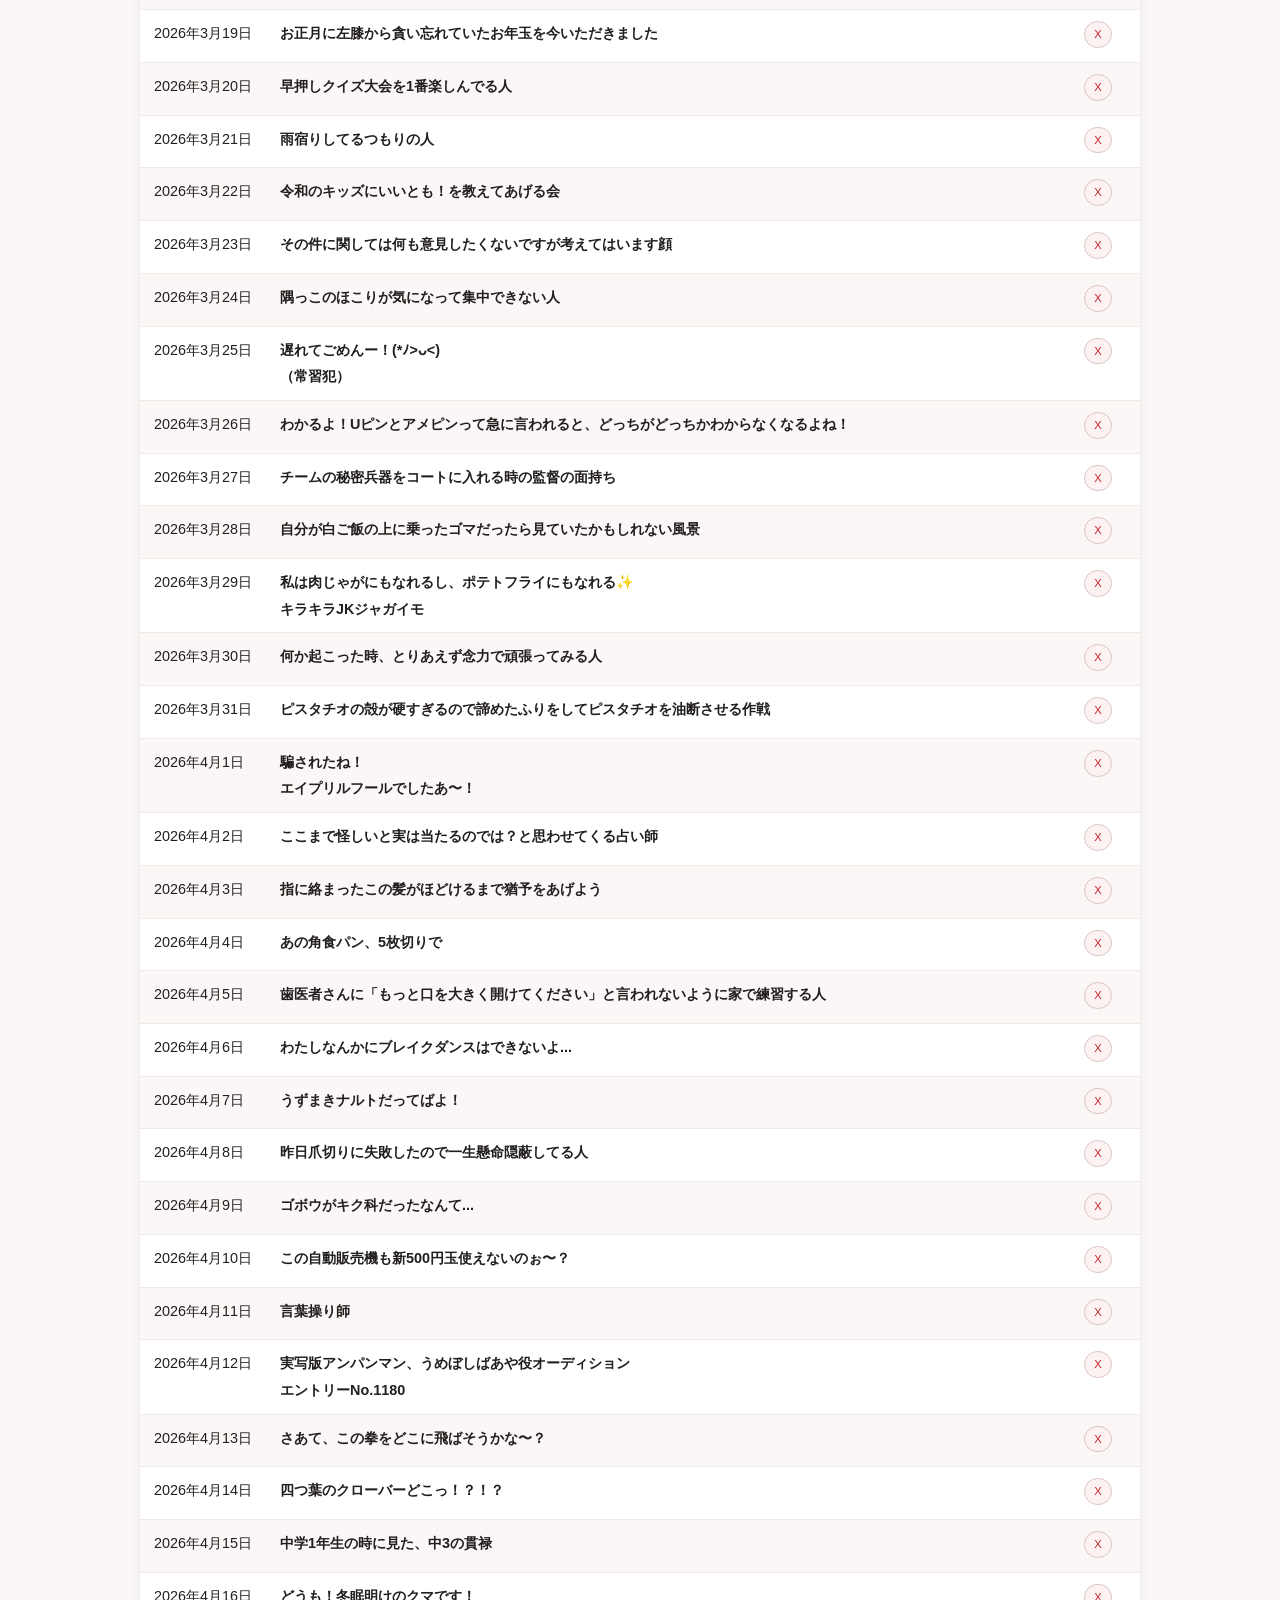
<file: media.html>
<!DOCTYPE html>
<html lang="ja">
<head>
<meta charset="utf-8">
<meta name="viewport" content="width=device-width, initial-scale=1">
<title>メディア｜KOTTO ARCHIVES</title>
<meta name="description" content="琴山しずくのSNS発信・個展・作品の記録。#コットクラブ 全記録を収録。">
<meta name="robots" content="index,follow">
<meta property="og:type" content="website">
<meta property="og:site_name" content="KOTTO ARCHIVES">
<meta property="og:title" content="メディア｜KOTTO ARCHIVES">
<meta property="og:description" content="琴山しずくのSNS発信・個展・作品の記録。#コットクラブ 全記録を収録。">
<link rel="icon" href="data:image/svg+xml,%3Csvg xmlns='http://www.w3.org/2000/svg' viewBox='0 0 32 32'%3E%3Crect width='32' height='32' rx='6' fill='%238c1a24'/%3E%3Ctext x='16' y='22' font-size='16' font-family='serif' fill='%23efe6d2' text-anchor='middle'%3EK%3C/text%3E%3C/svg%3E">
<link rel="stylesheet" href="assets/style.css">
</head>
<body data-page="media" id="top">
<a class="skip-link" href="#main">本文へスキップ</a>
<div id="site-header-mount"></div>
<main id="main">
  <div class="container">
    <p class="breadcrumb"><a href="index.html">トップ</a> ／ メディア</p>
    <div class="page-head">
      <span class="en">MEDIA</span>
      <h1>メディア</h1>
      <p>#コットクラブ をはじめとする SNS 発信、個展、グッズ展開などの記録です。</p>
    </div>
    <p class="result-count" id="count"></p>
    <div id="list"></div>
  </div>
</main>
<div id="site-footer-mount"></div>
<script src="data/media.js"></script>
  <script src="assets/app.js"></script>
</body>
</html>
</file>
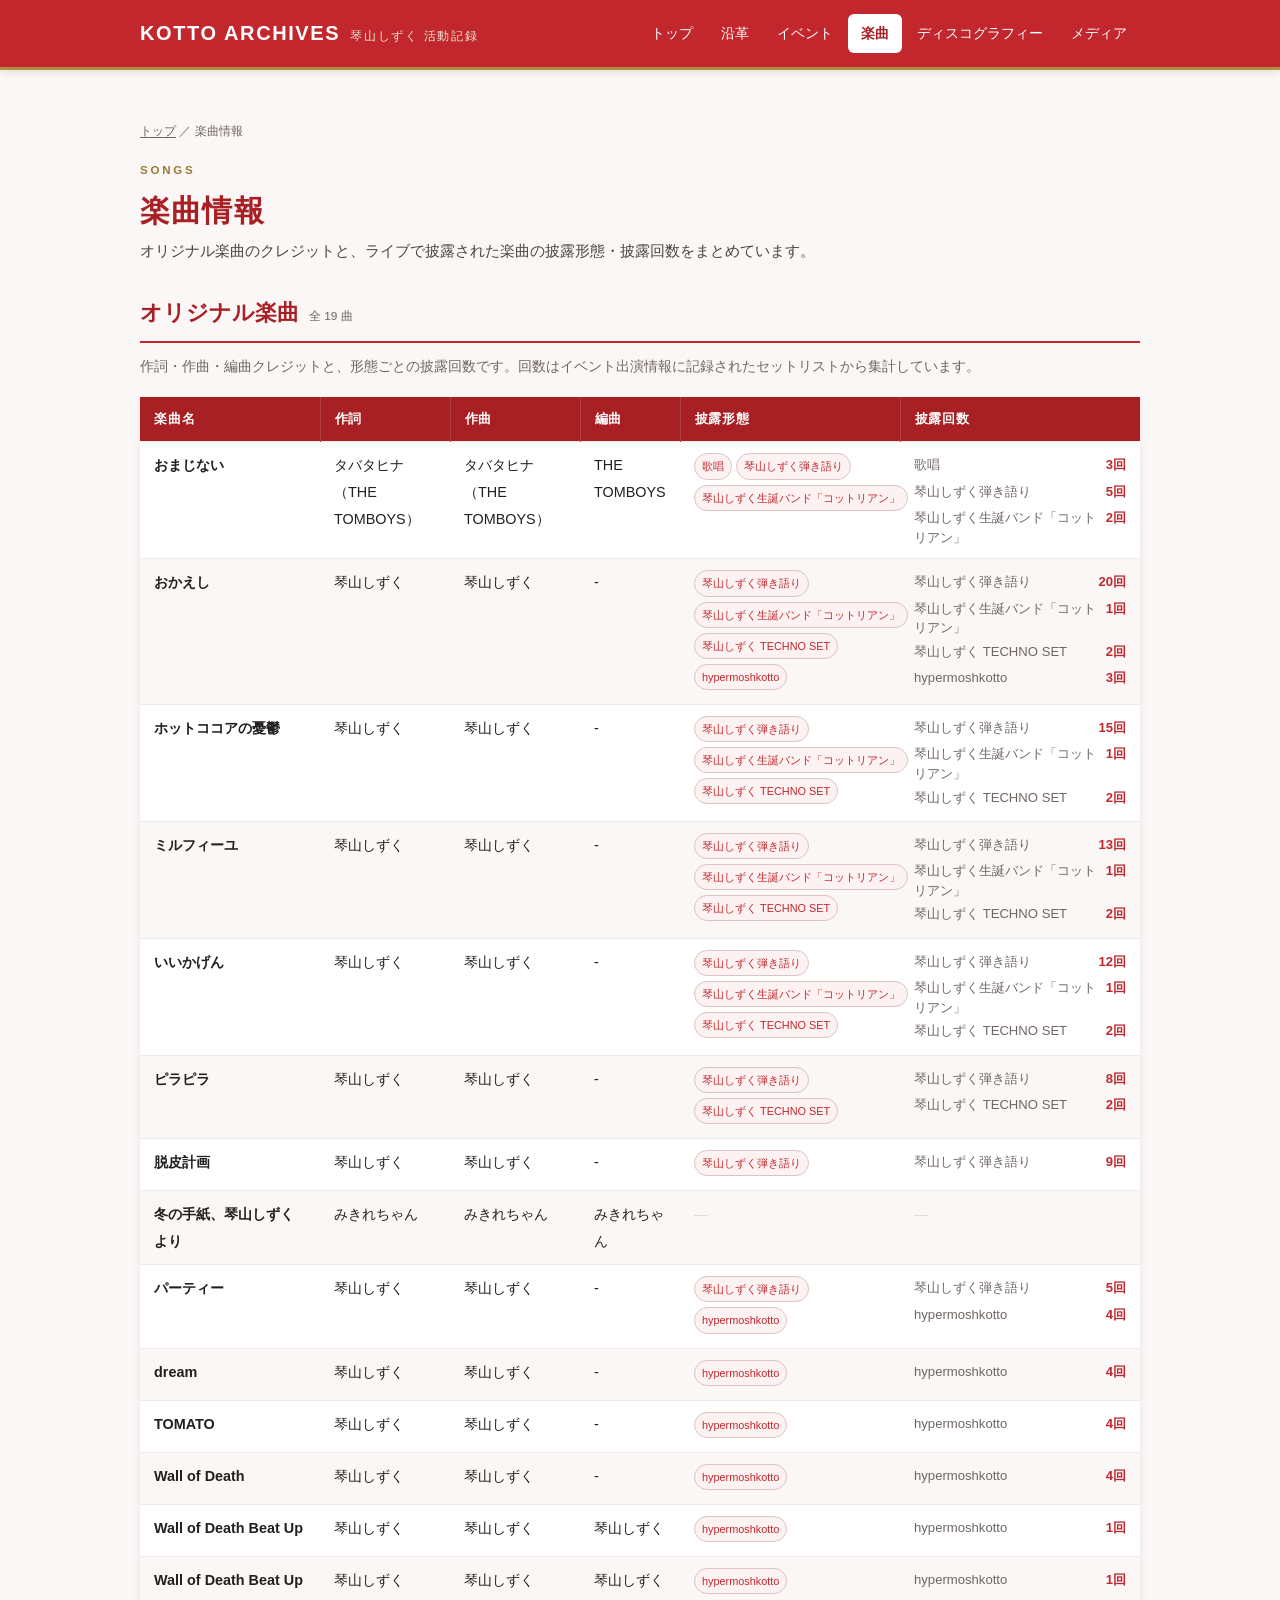
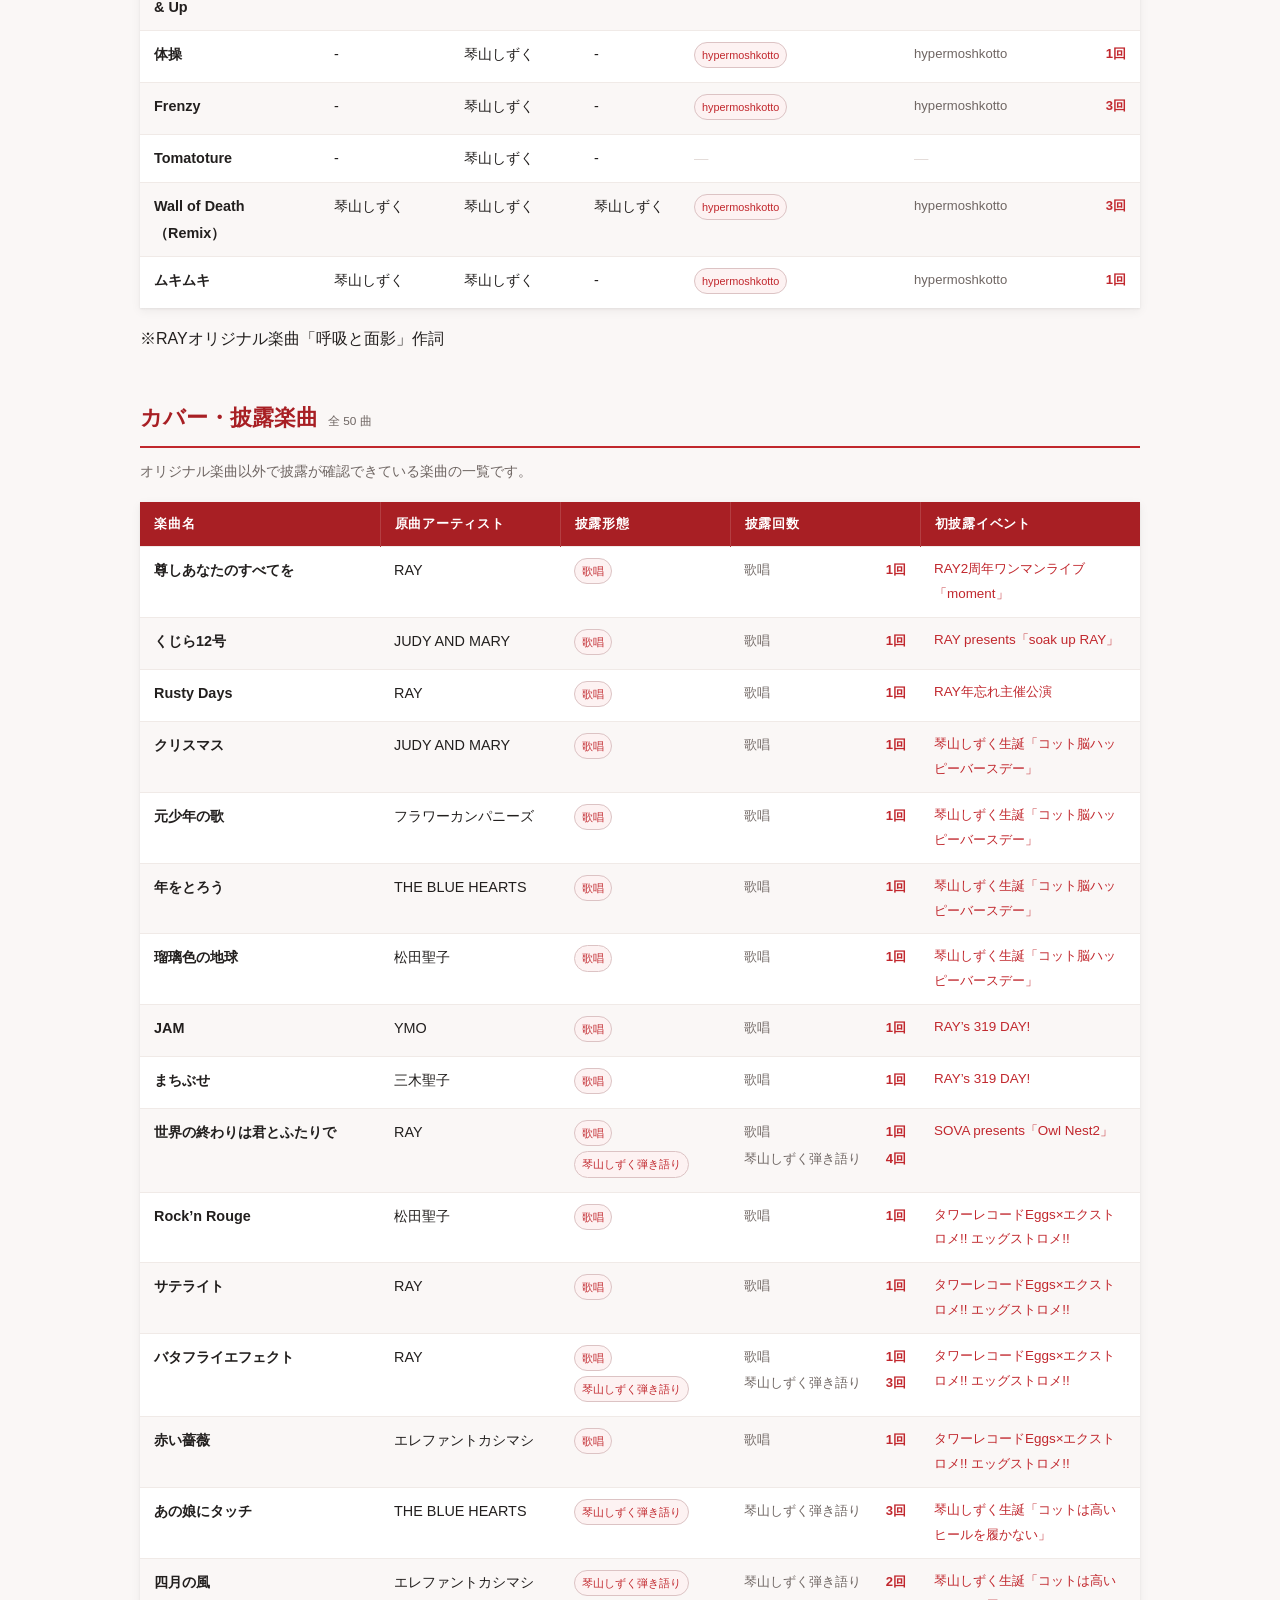
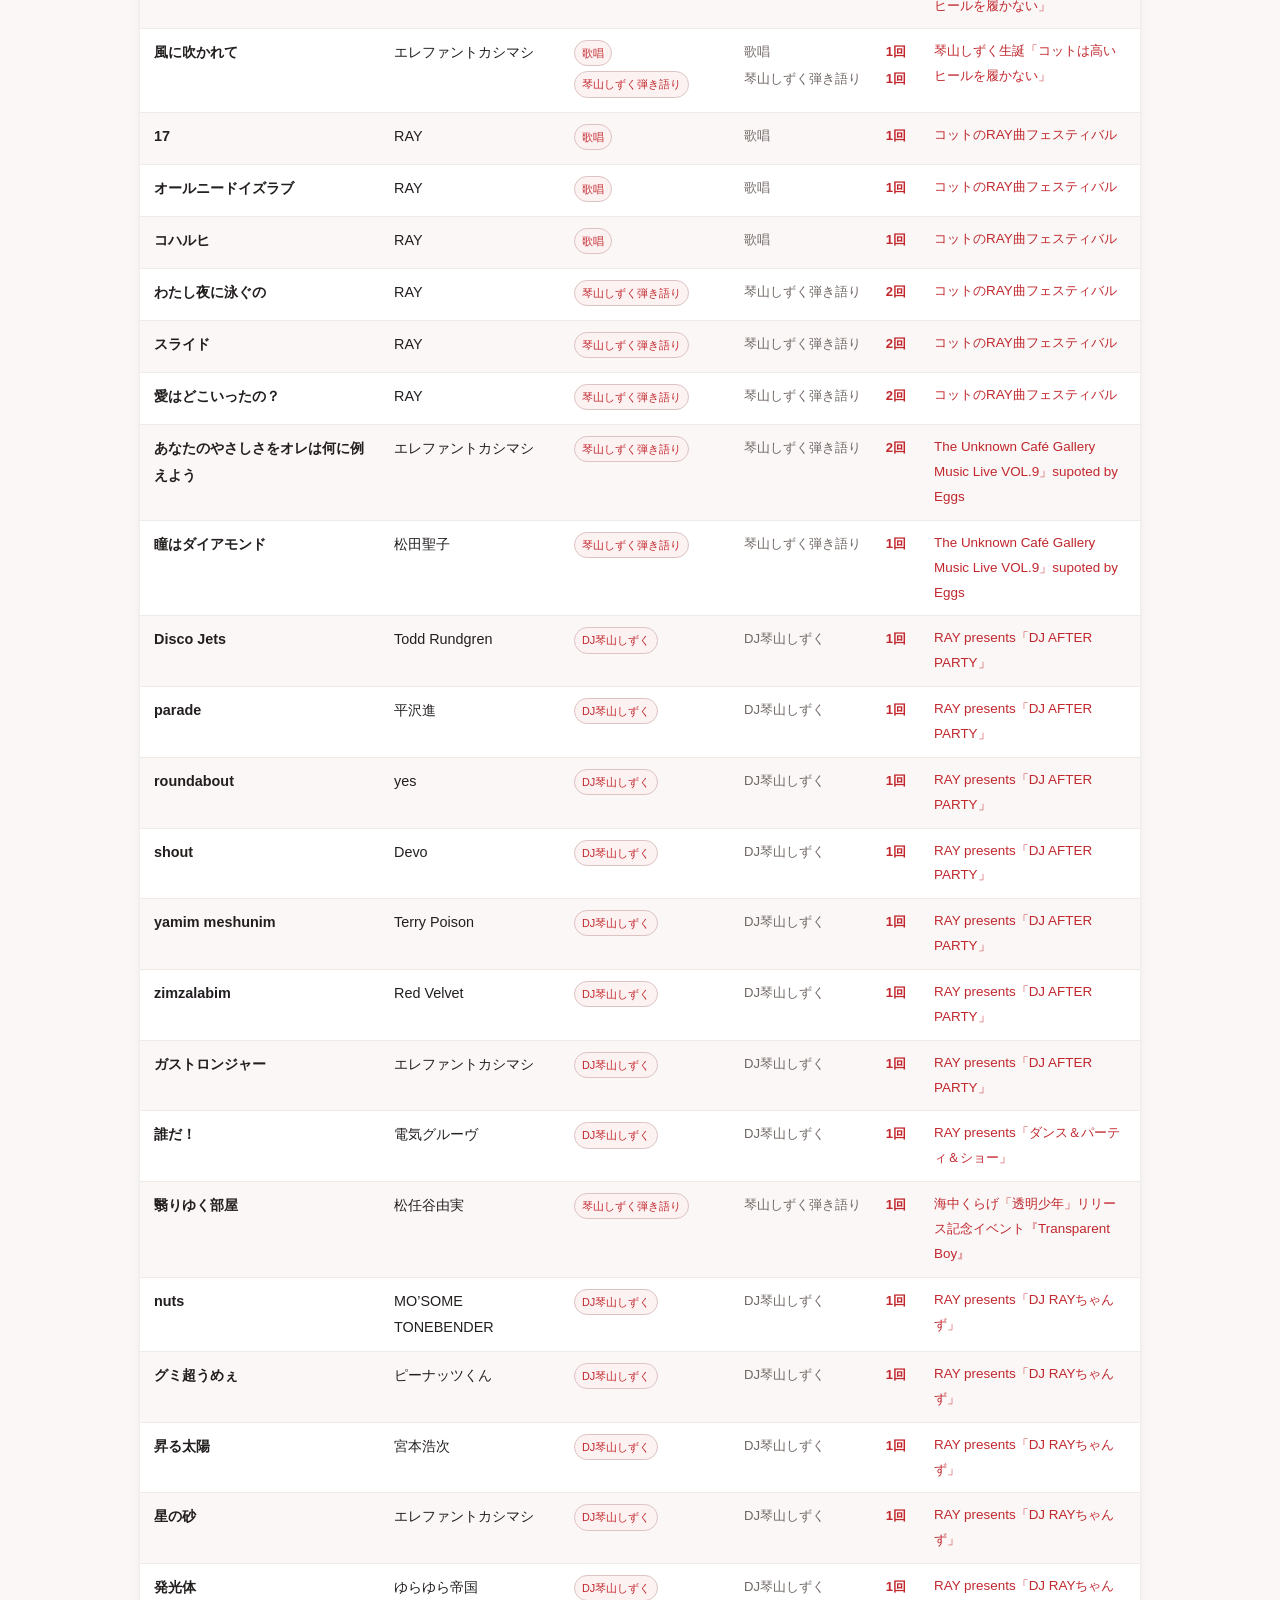
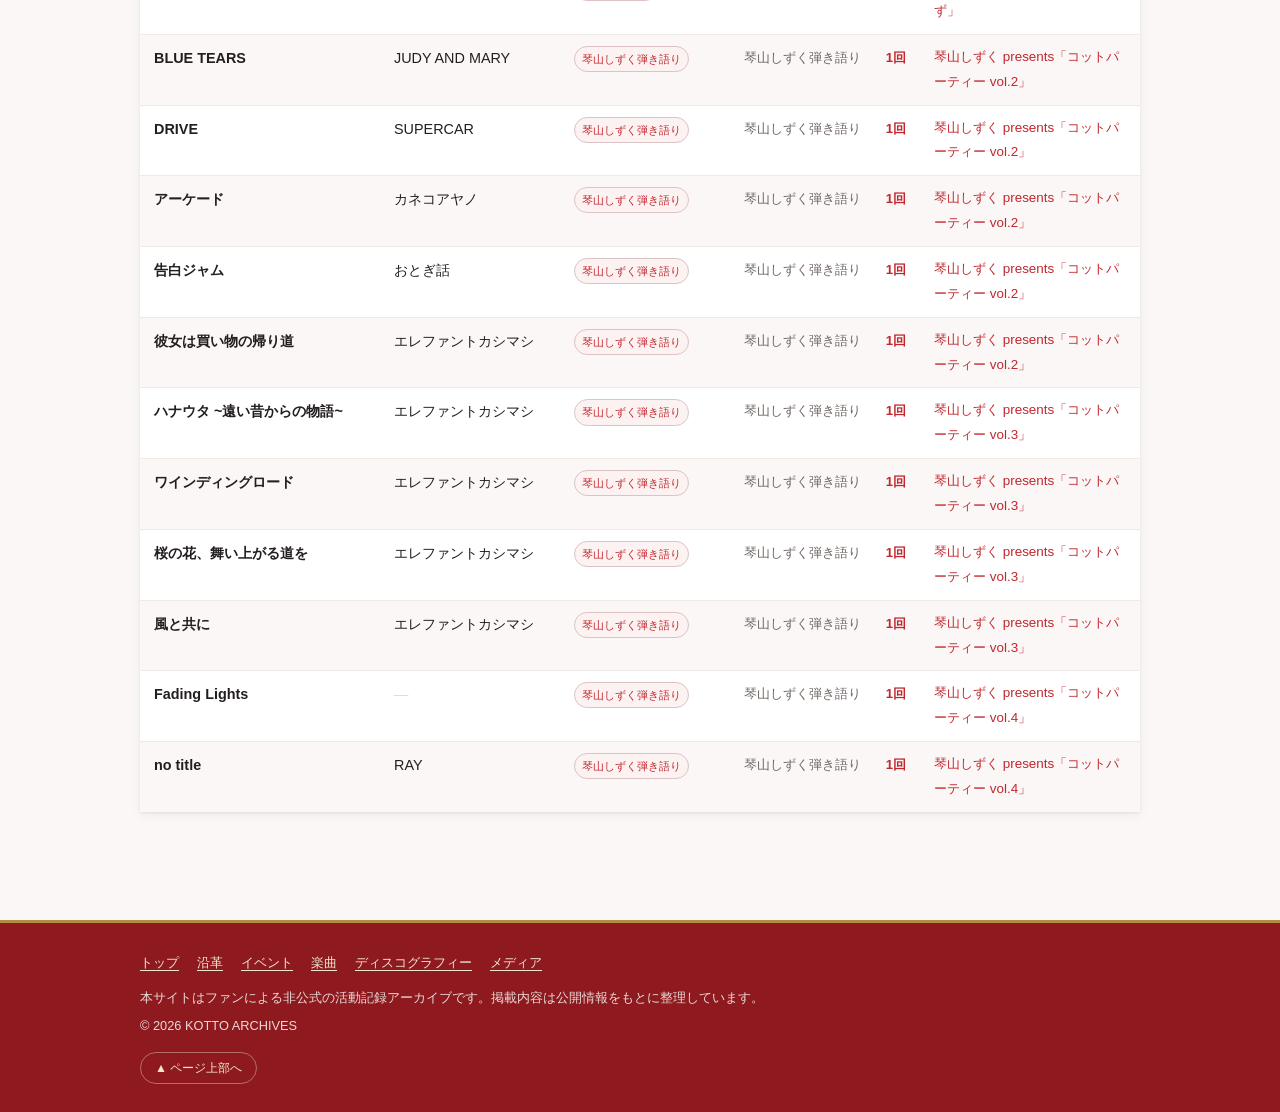
<file: songs.html>
<!DOCTYPE html>
<html lang="ja">
<head>
<meta charset="utf-8">
<meta name="viewport" content="width=device-width, initial-scale=1">
<title>楽曲情報｜KOTTO ARCHIVES</title>
<meta name="description" content="琴山しずくのオリジナル楽曲クレジットと、形態ごとの披露回数・カバー楽曲の一覧。">
<meta name="robots" content="index,follow">
<meta property="og:type" content="website">
<meta property="og:site_name" content="KOTTO ARCHIVES">
<meta property="og:title" content="楽曲情報｜KOTTO ARCHIVES">
<meta property="og:description" content="琴山しずくのオリジナル楽曲クレジットと、形態ごとの披露回数・カバー楽曲の一覧。">
<link rel="icon" href="data:image/svg+xml,%3Csvg xmlns='http://www.w3.org/2000/svg' viewBox='0 0 32 32'%3E%3Crect width='32' height='32' rx='6' fill='%238c1a24'/%3E%3Ctext x='16' y='22' font-size='16' font-family='serif' fill='%23efe6d2' text-anchor='middle'%3EK%3C/text%3E%3C/svg%3E">
<link rel="stylesheet" href="assets/style.css">
</head>
<body data-page="songs" id="top">
<a class="skip-link" href="#main">本文へスキップ</a>
<div id="site-header-mount"></div>
<main id="main">
  <div class="container">
    <p class="breadcrumb"><a href="index.html">トップ</a> ／ 楽曲情報</p>
    <div class="page-head">
      <span class="en">SONGS</span>
      <h1>楽曲情報</h1>
      <p>オリジナル楽曲のクレジットと、ライブで披露された楽曲の披露形態・披露回数をまとめています。</p>
    </div>
    <section class="section">
      <h2>オリジナル楽曲<span class="count" id="originals-count"></span></h2>
      <p class="desc">作詞・作曲・編曲クレジットと、形態ごとの披露回数です。回数はイベント出演情報に記録されたセットリストから集計しています。</p>
      <div id="originals"></div>
    </section>
    <section class="section">
      <h2>カバー・披露楽曲<span class="count" id="covers-count"></span></h2>
      <p class="desc">オリジナル楽曲以外で披露が確認できている楽曲の一覧です。</p>
      <div id="covers"></div>
    </section>
  </div>
</main>
<div id="site-footer-mount"></div>
<script src="data/songs.js"></script>
  <script src="assets/app.js"></script>
</body>
</html>
</file>
<file: assets/style.css>
@charset "utf-8";
/* ============================================================
   KOTTO ARCHIVES  —  琴山しずく 活動記録アーカイブ
   Color: main = red / base = white / accent = gold
   視認性優先のため彩度を抑えた配色を採用
   ============================================================ */

:root{
  --red-900:#8e1a1f;
  --red-800:#a81f24;
  --red-700:#c1272d;
  --red-600:#d33b39;
  --red-050:#fdf2f2;
  --gold-600:#9a7b33;
  --gold-500:#b08d3f;
  --gold-100:#efe6d2;
  --ink:#221f1e;
  --ink-2:#4a4442;
  --muted:#6f6663;
  --line:#e4dcd9;
  --line-2:#f0eae7;
  --paper:#ffffff;
  --paper-2:#faf7f6;
  --radius:0px;
  --shadow:0 1px 2px rgba(34,31,30,.07), 0 3px 10px rgba(34,31,30,.06);
  --shadow-hover:0 2px 4px rgba(34,31,30,.09), 0 8px 20px rgba(34,31,30,.10);
  /* 本文・見出しともに Meiryo UI。ロゴ（KOTTO ARCHIVES）のみ Futura 系を使う */
  --serif:"Meiryo UI",Meiryo,"Hiragino Kaku Gothic ProN","Yu Gothic",sans-serif;
  --sans:"Meiryo UI",Meiryo,"Hiragino Kaku Gothic ProN","Yu Gothic",sans-serif;
  --logo:Futura,"Futura PT","Century Gothic","Meiryo UI",Meiryo,sans-serif;
  --header-h:64px;
}

*,*::before,*::after{box-sizing:border-box}
html{-webkit-text-size-adjust:100%}
body{
  margin:0;
  font-family:var(--sans);
  font-size:16px;
  line-height:1.85;
  color:var(--ink);
  background:var(--paper-2);
  font-feature-settings:"palt" 1;
}
img{max-width:100%;height:auto;display:block}
a{color:var(--red-700);text-underline-offset:.2em}
a:hover{color:var(--red-600)}

/* ---------- header / nav ---------- */
.site-header{
  position:sticky;top:0;z-index:60;box-shadow:0 2px 8px rgba(34,31,30,.12);
  background:var(--red-700);
  color:#fff;
  border-bottom:3px solid var(--gold-500);
}
.site-header a{color:#fff;text-decoration:none}
.header-inner{
  max-width:1040px;margin:0 auto;padding:14px 20px;
  display:flex;align-items:center;justify-content:space-between;gap:16px;flex-wrap:wrap;
}
.brand{display:flex;align-items:baseline;gap:10px;min-width:0}
.brand .logo{
  font-family:var(--logo);font-size:1.25rem;font-weight:700;letter-spacing:.08em;white-space:nowrap;
}
.brand .sub{font-size:.75rem;color:var(--gold-100);letter-spacing:.14em;white-space:nowrap}
.gnav ul{list-style:none;display:flex;flex-wrap:wrap;gap:2px;margin:0;padding:0}
.gnav a{
  display:block;padding:6px 12px;font-size:.86rem;border-radius:6px;
  border:1px solid transparent;transition:background .15s,border-color .15s;
}
.gnav a:hover{background:rgba(255,255,255,.12)}
.gnav a[aria-current="page"]{background:#fff;color:var(--red-800);font-weight:700}

/* ---------- layout ---------- */
.container{max-width:1040px;margin:0 auto;padding:0 20px}
main{padding:32px 0 64px}
.page-head{margin:0 0 28px}
.page-head h1{
  font-family:var(--serif);font-size:1.9rem;line-height:1.4;margin:0 0 6px;
  color:var(--red-800);letter-spacing:.04em;
}
.page-head .en{
  display:block;font-family:var(--sans);font-size:.72rem;letter-spacing:.24em;
  color:var(--gold-600);font-weight:700;margin-bottom:8px;
}
.page-head p{margin:0;color:var(--ink-2);font-size:.94rem}
.breadcrumb{font-size:.78rem;color:var(--muted);margin:18px 0 16px}
.breadcrumb a{color:var(--muted)}

/* ---------- hero (top page) ---------- */
.hero{
  background:var(--red-700);
  color:#fff;padding:56px 0 52px;border-bottom:3px solid var(--gold-500);
}
.hero .kicker{font-size:.72rem;letter-spacing:.3em;color:var(--gold-100);margin:0 0 14px}
.hero h1{font-family:var(--serif);font-size:2.5rem;line-height:1.35;margin:0 0 12px;letter-spacing:.06em}
.hero .lead{margin:0;max-width:38em;color:#f4e8e6;font-size:.98rem}
.hero .period{
  display:inline-block;margin-top:22px;padding:6px 16px;border:1px solid rgba(239,230,210,.5);
  border-radius:999px;font-size:.8rem;letter-spacing:.1em;color:var(--gold-100);
}

/* ---------- stats ---------- */
.stats{display:grid;grid-template-columns:repeat(auto-fit,minmax(150px,1fr));gap:12px;margin:0 0 34px}
.stat{background:#fff;border:0;padding:16px 18px;box-shadow:var(--shadow)}
.stat .num{font-family:var(--serif);font-size:1.8rem;color:var(--red-700);line-height:1.2}
.stat .num small{font-size:.9rem;margin-left:2px;color:var(--ink-2)}
.stat .lbl{font-size:.78rem;color:var(--muted);letter-spacing:.06em}

/* ---------- menu cards ---------- */
.menu-grid{display:grid;grid-template-columns:repeat(auto-fit,minmax(260px,1fr));gap:16px;margin:0 0 40px;padding:0;list-style:none}
.menu-card{
  display:block;background:#fff;border:0;padding:22px;text-decoration:none;color:var(--ink);
  box-shadow:var(--shadow);transition:transform .15s ease,box-shadow .15s;
}
.menu-card:hover{transform:translateY(-2px);box-shadow:var(--shadow-hover)}
.menu-card .en{font-size:.68rem;letter-spacing:.22em;color:var(--gold-600);font-weight:700}
.menu-card h2{font-family:var(--serif);font-size:1.22rem;margin:6px 0 8px;color:var(--red-800)}
.menu-card p{margin:0;font-size:.86rem;color:var(--ink-2);line-height:1.7}
.menu-card .go{display:inline-block;margin-top:12px;font-size:.78rem;color:var(--red-700);font-weight:700}

/* ---------- sections & cards ---------- */
.section{margin:0 0 44px}
.section > h2{
  font-family:var(--serif);font-size:1.35rem;color:var(--red-800);margin:0 0 4px;
  padding-bottom:8px;border-bottom:2px solid var(--red-700);
}
.section > h2 .count{font-family:var(--sans);font-size:.74rem;color:var(--muted);margin-left:10px;font-weight:400}
.section > .desc{margin:10px 0 18px;font-size:.88rem;color:var(--muted)}

.card{background:#fff;border:0;padding:20px 22px;margin:0 0 14px;box-shadow:var(--shadow)}

/* ---------- event entry ---------- */
.entry{background:#fff;border:0;padding:18px 22px;margin:0 0 16px;box-shadow:var(--shadow)}
.entry-head{display:flex;flex-wrap:wrap;align-items:baseline;gap:10px 14px;margin-bottom:6px}
.entry-date{
  font-family:var(--serif);font-size:.95rem;color:var(--red-700);font-weight:700;
  letter-spacing:.04em;white-space:nowrap;
}
.entry-title{font-size:1.05rem;font-weight:700;margin:0;line-height:1.6}
.entry-title a.title-link{color:var(--ink);text-decoration:none}
.entry-title a.title-link:hover{color:var(--red-700);text-decoration:underline}
.entry-venue{font-size:.82rem;color:var(--muted)}
.entry-venue::before{content:"／ ";color:var(--line)}
.entry-head .badge{margin:0}
.entry-note{
  margin:8px 0 0;padding:8px 12px;font-size:.8rem;color:var(--ink-2);background:var(--gold-100);
}
.entry-links{list-style:none;display:flex;flex-wrap:wrap;gap:8px;margin:10px 0 0;padding:0}
.entry-links a{
  display:inline-block;font-size:.76rem;text-decoration:none;padding:3px 10px;
  border:1px solid var(--line);border-radius:999px;color:var(--red-700);background:var(--red-050);
}
.entry-links a:hover{border-color:var(--red-600);background:#fff}

/* nested detail tree */
.detail{margin:12px 0 0;padding:0;list-style:none;font-size:.9rem;overflow-wrap:anywhere}
.detail a{word-break:break-all}
.detail li{position:relative;padding-left:16px;margin:2px 0;color:var(--ink-2)}
.detail li::before{content:"";position:absolute;left:4px;top:.85em;width:5px;height:1px;background:var(--gold-500)}
.detail ul{margin:2px 0 6px;padding:0 0 0 16px;list-style:none;border-left:1px solid var(--line-2)}
.detail > li{color:var(--ink)}

/* year heading (events page) */
.year-head{
  font-family:var(--serif);font-size:1.5rem;color:var(--red-800);margin:34px 0 14px;
  padding-bottom:6px;border-bottom:1px solid var(--gold-500);
}
.year-head:first-child{margin-top:8px}

/* ---------- tables ---------- */
.table-wrap{overflow-x:auto;background:#fff;border:0;box-shadow:var(--shadow)}
table{border-collapse:collapse;width:100%;min-width:720px;font-size:.9rem}
table.matrix{min-width:640px}
table.tracklist{min-width:0}
table.songs-table{table-layout:fixed;min-width:920px}
.songs-table th:nth-child(1),.songs-table td:nth-child(1){width:18%}
.songs-table th:nth-child(2),.songs-table td:nth-child(2){width:13%}
.songs-table th:nth-child(3),.songs-table td:nth-child(3){width:13%}
.songs-table th:nth-child(4),.songs-table td:nth-child(4){width:10%}
.songs-table th:nth-child(5),.songs-table td:nth-child(5){width:22%}
.songs-table th:nth-child(6),.songs-table td:nth-child(6){width:24%}
table.covers-table{table-layout:fixed;min-width:940px}
.covers-table th:nth-child(1),.covers-table td:nth-child(1){width:24%}
.covers-table th:nth-child(2),.covers-table td:nth-child(2){width:18%}
.covers-table th:nth-child(3),.covers-table td:nth-child(3){width:17%}
.covers-table th:nth-child(4),.covers-table td:nth-child(4){width:19%}
.covers-table th:nth-child(5),.covers-table td:nth-child(5){width:22%}
td.ev-cell{font-size:.84rem}
td.ev-cell a{text-decoration:none}
td.ev-cell a:hover{text-decoration:underline}
.songs-table .badge,.covers-table .badge{font-size:.68rem;padding:2px 7px}
table.tracklist td:first-child{width:3.5em;color:var(--muted)}

thead th{
  background:var(--red-800);color:#fff;text-align:left;font-weight:700;padding:10px 14px;
  font-size:.82rem;letter-spacing:.06em;white-space:nowrap;border-right:1px solid rgba(255,255,255,.14);
}
thead th:last-child{border-right:0}
tbody td{padding:10px 14px;border-top:1px solid var(--line-2);vertical-align:top}
tbody tr:nth-child(even){background:var(--paper-2)}
tbody tr:hover{background:var(--red-050)}
td.song{font-weight:700}
.chk{color:var(--red-700);font-weight:700}
.chk-off{color:var(--line)}

/* 表ヘッダーの画面固定：
   横スクロール用の overflow を持つ要素の内側では position:sticky が効かないため、
   ヘッダー行を複製した固定バー（.sticky-clone）を JS で表示する。
   表が画面内にある間だけ表示し、表の上端・下端を抜けると解除される。 */
.sticky-clone{
  position:fixed;top:var(--header-h);z-index:30;overflow:hidden;display:none;
  box-shadow:0 3px 8px rgba(34,31,30,.14);
}
.sticky-clone table{margin:0;border-collapse:collapse}
.sticky-clone thead th{border-bottom:2px solid var(--gold-500)}

/* 披露回数リスト */
.count-list{list-style:none;margin:0;padding:0;font-size:.82rem}
.count-list li{display:flex;justify-content:space-between;align-items:baseline;gap:8px;padding:1px 0}
.count-list .cf{color:var(--muted);flex:1 1 auto;min-width:0;line-height:1.5}
.count-list .cn{font-weight:700;color:var(--red-700);flex:0 0 auto;white-space:nowrap}

/* セットリスト（番号付き） */
ol.setlist{margin:2px 0 6px;padding:0 0 0 1.9em;border-left:1px solid var(--line-2)}
ol.setlist li{margin:1px 0;color:var(--ink-2)}
.detail ol{margin:2px 0 6px;padding:0 0 0 1.9em;border-left:1px solid var(--line-2)}
.detail ol li{margin:1px 0;color:var(--ink-2)}
.detail ol li::before{display:none}

.sub-head{font-size:.8rem;color:var(--muted);font-weight:700;margin:14px 0 6px;letter-spacing:.04em}

/* 複数リンクを選ばせるホバーメニュー */
.linkmenu{position:relative;display:inline-block}
.linkmenu-trigger{
  font:inherit;color:var(--red-700);background:none;border:0;padding:0;cursor:pointer;
  border-bottom:1px dotted var(--red-600);
}
.linkmenu-trigger:hover,.linkmenu-trigger:focus{color:var(--red-600);outline:none}
.linkmenu-pop{
  display:none;position:absolute;left:0;top:100%;z-index:50;min-width:15em;
  background:#fff;box-shadow:0 2px 6px rgba(34,31,30,.12),0 10px 24px rgba(34,31,30,.14);
  padding:4px 0;
}
.linkmenu:hover .linkmenu-pop,.linkmenu:focus-within .linkmenu-pop,.linkmenu.is-open .linkmenu-pop{display:block}
.linkmenu-pop a{display:block;padding:7px 14px;font-size:.82rem;color:var(--ink);text-decoration:none;white-space:nowrap}
.linkmenu-pop a:hover,.linkmenu-pop a:focus{background:var(--red-050);color:var(--red-700)}

/* ---------- badges / tags ---------- */
.badge{
  display:inline-block;font-size:.7rem;padding:2px 9px;border-radius:999px;
  border:1px solid var(--line);background:#fff;color:var(--ink-2);margin:0 4px 4px 0;white-space:nowrap;
}
.badge.red{border-color:#dcc3c4;background:var(--red-050);color:var(--red-700)}
.badge.gold{border-color:#ddcda4;background:#fbf7ee;color:var(--gold-600)}
.badge.status{border-color:#c8bfbc;background:#f3efee;color:var(--ink-2)}
a.badge{text-decoration:none}
a.badge:hover{border-color:var(--red-600);background:#fff}

/* definition list (media meta) */
dl.meta{margin:14px 0 16px;padding:0;font-size:.88rem}
dl.meta .meta-row{display:flex;gap:14px;padding:6px 0;border-bottom:1px dotted var(--line)}
dl.meta dt{flex:0 0 7em;color:var(--muted);margin:0}
dl.meta dd{margin:0;color:var(--ink-2)}

/* ---------- toolbar (filters) ---------- */
.toolbar{
  position:sticky;top:var(--header-h);z-index:20;background:var(--paper-2);
  padding:12px 0;margin:0 0 18px;box-shadow:0 6px 8px -6px rgba(34,31,30,.18);
}
.toolbar-inner{display:flex;flex-wrap:wrap;gap:10px;align-items:center}
.chips{display:flex;flex-wrap:wrap;gap:6px}
.chip{
  font-size:.8rem;padding:5px 13px;border-radius:999px;border:1px solid var(--line);
  background:#fff;color:var(--ink-2);cursor:pointer;font-family:inherit;
}
.chip:hover{border-color:var(--red-600);color:var(--red-700)}
.chip[aria-pressed="true"]{background:var(--red-700);border-color:var(--red-700);color:#fff;font-weight:700}
.search{
  flex:1 1 220px;min-width:180px;padding:7px 12px;font-size:.88rem;font-family:inherit;
  border:1px solid var(--line);border-radius:6px;background:#fff;color:var(--ink);
}
.search:focus{outline:2px solid var(--gold-500);outline-offset:1px;border-color:var(--gold-500)}
.result-count{font-size:.78rem;color:var(--muted);white-space:nowrap}

/* ---------- timeline (history) ---------- */
.timeline{position:relative;margin:0;padding:0 0 0 28px;list-style:none;border-left:2px solid var(--line)}
.tl-year{
  position:relative;margin:34px 0 14px;padding:0;font-family:var(--serif);font-size:1.5rem;color:var(--red-800);
}
.timeline .tl-year::before{
  content:"";position:absolute;left:-37px;top:.55em;width:18px;height:18px;border-radius:50%;
  background:var(--red-700);border:3px solid var(--paper-2);
}
.tl-item{position:relative;margin:0 0 10px}
.tl-item::before{
  content:"";position:absolute;left:-35px;top:.85em;width:9px;height:9px;border-radius:50%;
  background:#fff;border:2px solid var(--gold-500);
}
.tl-item.is-event::before{border-color:var(--red-600)}
.tl-item.is-status::before{background:var(--ink-2);border-color:var(--ink-2)}
.tl-body{background:#fff;border:0;padding:12px 16px;box-shadow:var(--shadow)}
.tl-meta{display:flex;flex-wrap:wrap;gap:8px 12px;align-items:baseline}
.tl-date{font-family:var(--serif);font-size:.85rem;color:var(--red-700);font-weight:700;white-space:nowrap}
.tl-title{font-weight:700;font-size:.96rem}
.tl-title a{text-decoration:none}
.tl-title a:hover{text-decoration:underline}
.tl-sub{font-size:.8rem;color:var(--muted);overflow-wrap:anywhere}
.tl-topics{margin:6px 0 0;padding:0 0 0 1.1em;font-size:.85rem;color:var(--ink-2)}
.tl-topics li{margin:1px 0}
.tl-extras{list-style:none;margin:8px 0 0;padding:0}
.tl-extras .ex{display:flex;flex-wrap:wrap;align-items:baseline;gap:4px 10px;
  padding:6px 12px;margin:0 0 3px;background:var(--paper-2)}
.tl-extras .ex-name{font-weight:700;font-size:.84rem;white-space:nowrap}
.tl-extras .ex-note{font-size:.82rem;color:var(--ink-2)}
.ex-status{background:var(--red-050)}
.ex-status .ex-name{color:var(--red-700)}
.ex-song .ex-name{color:var(--gold-600)}
.ex-release .ex-name{color:var(--ink-2)}
.tl-item.has-extra::before{background:var(--red-700);border-color:var(--red-700)}
.tl-tags{margin-top:6px}

/* ---------- photo slots (写真は後日追加) ---------- */
.photos{display:grid;grid-template-columns:repeat(auto-fill,minmax(150px,1fr));gap:10px;margin:14px 0 0}
.photos figure{margin:0}
.photos img{border:0;box-shadow:var(--shadow)}
.photos figcaption{font-size:.74rem;color:var(--muted);margin-top:4px}


/* ---------- トップページ：プロフィール / 体制 / アカウント ---------- */
#profile-sec dl.meta{margin:14px 0 0;background:#fff;border:0;padding:6px 18px;box-shadow:var(--shadow)}
#profile-sec dl.meta .meta-row:last-child{border-bottom:0}
#profile-sec dt{flex:0 0 6em}
.reading{color:var(--muted);font-size:.85em}

.lineups{list-style:none;margin:16px 0 0;padding:0 0 0 26px;border-left:2px solid var(--line)}
.lineup{position:relative;background:#fff;border:0;padding:14px 18px;margin:0 0 12px;box-shadow:var(--shadow)}
.lineup::before{content:"";position:absolute;left:-33px;top:1.15em;width:10px;height:10px;border-radius:50%;
  background:#fff;border:2px solid var(--red-600)}
.lineup-head{display:flex;flex-wrap:wrap;align-items:baseline;gap:6px 12px}
.lineup-period{font-family:var(--serif);font-size:.98rem;font-weight:700;color:var(--red-700)}
.lineup-dur{font-size:.76rem;color:var(--muted)}
.lineup-form{font-size:.88rem;color:var(--ink);margin-top:4px}
.lineup-members{margin-top:8px;display:flex;flex-wrap:wrap;gap:6px}
.member{font-size:.78rem;padding:2px 10px;border-radius:999px;border:1px solid var(--line);
  background:var(--paper-2);color:var(--ink-2)}
.member.is-self{border-color:var(--red-600);background:var(--red-050);color:var(--red-700);font-weight:700}

.accounts{list-style:none;margin:16px 0 0;padding:0;background:#fff;border:0;box-shadow:var(--shadow)}
.account{display:flex;flex-wrap:wrap;gap:6px 16px;padding:10px 18px;border-top:1px solid var(--line-2);font-size:.9rem}
.accounts > .account:first-child{border-top:0}
.account-label{flex:0 0 12em;color:var(--muted);font-size:.84rem}
.account-text{flex:1 1 auto;min-width:0;overflow-wrap:anywhere}
.account-group{padding:8px 18px;background:var(--paper-2);border-top:1px solid var(--line);
  font-size:.76rem;letter-spacing:.08em;color:var(--gold-600);font-weight:700}

/* 固定ヘッダーを低く保つため、幅が足りない画面では要素を詰める */
@media (max-width:1100px){
  .brand .sub{display:none}
  .gnav a{padding:5px 10px;font-size:.82rem}
  .header-inner{padding:10px 20px}
}

@media (max-width:720px){
  .account-label{flex-basis:100%}
  .lineups{padding-left:20px}
  .lineup::before{left:-26px}
}

/* ---------- footer ---------- */
.site-footer{background:var(--red-900);color:#e8d9d7;padding:28px 0;font-size:.8rem;border-top:3px solid var(--gold-500)}
.site-footer a{color:var(--gold-100)}
.site-footer .fnav{list-style:none;display:flex;flex-wrap:wrap;gap:6px 18px;margin:0 0 12px;padding:0}
.site-footer p{margin:4px 0}
.to-top{
  display:inline-block;margin-top:10px;padding:4px 14px;border:1px solid rgba(239,230,210,.4);
  border-radius:999px;text-decoration:none;font-size:.76rem;
}

/* ---------- misc ---------- */
.notice{background:#fff;border:0;padding:14px 18px;font-size:.85rem;color:var(--ink-2);margin:0 0 24px;box-shadow:var(--shadow)}
.empty{color:var(--muted);font-size:.88rem;padding:24px;text-align:center;background:#fff;border:0;box-shadow:var(--shadow)}
.skip-link{position:absolute;left:-9999px}
.skip-link:focus{left:8px;top:8px;z-index:100;background:#fff;color:var(--red-800);padding:8px 14px;border-radius:6px}
.anchor-offset{scroll-margin-top:calc(var(--header-h) + 16px)}

/* 固定ヘッダーを低く保つため、幅が足りない画面では要素を詰める */
@media (max-width:1100px){
  .brand .sub{display:none}
  .gnav a{padding:5px 10px;font-size:.82rem}
  .header-inner{padding:10px 20px}
}

@media (max-width:720px){
  body{font-size:15px}
  .gnav a{padding:5px 9px;font-size:.8rem}
  .gnav ul{gap:1px}
  .brand .logo{font-size:1.05rem}
  .header-inner{gap:8px;padding:10px 16px}
  .hero h1{font-size:1.9rem}
  .page-head h1{font-size:1.5rem}
  .header-inner{padding:12px 16px}
  .brand .sub{display:none}
  .entry{padding:16px 16px}
  .timeline{padding-left:20px}
  .timeline .tl-year::before{left:-29px;width:14px;height:14px}
  .tl-item::before{left:-26px}
}
@media print{
  .site-header,.site-footer,.toolbar{display:none;position:static}
  body{background:#fff}
  .entry,.card,.tl-body{box-shadow:none;break-inside:avoid}
}

/* ---------- media: 年ごとの折りたたみ ---------- */
.year-group{margin:0 0 10px}
.year-group > summary{
  cursor:pointer;list-style:none;background:var(--paper-2);border:1px solid var(--line);
  padding:9px 14px;font-family:var(--serif);font-weight:700;font-size:.95rem;color:var(--red-800);
  display:flex;align-items:baseline;gap:10px;
}
.year-group > summary::-webkit-details-marker{display:none}
.year-group > summary::before{content:"▸";color:var(--red-700);font-size:.8rem}
.year-group[open] > summary::before{content:"▾"}
.year-group > summary .count{
  font-family:var(--sans);font-size:.74rem;color:var(--muted);font-weight:400;margin-left:auto;
}
.year-group > summary:hover{background:var(--red-050)}
.year-group .table-wrap{margin-top:0;border-top:0}

/* 発信一覧：日付列は折り返さず、内容ぴったりの幅にする */
table.media-table th:nth-child(1),
table.media-table td:nth-child(1){white-space:nowrap;width:1%}
</file>
